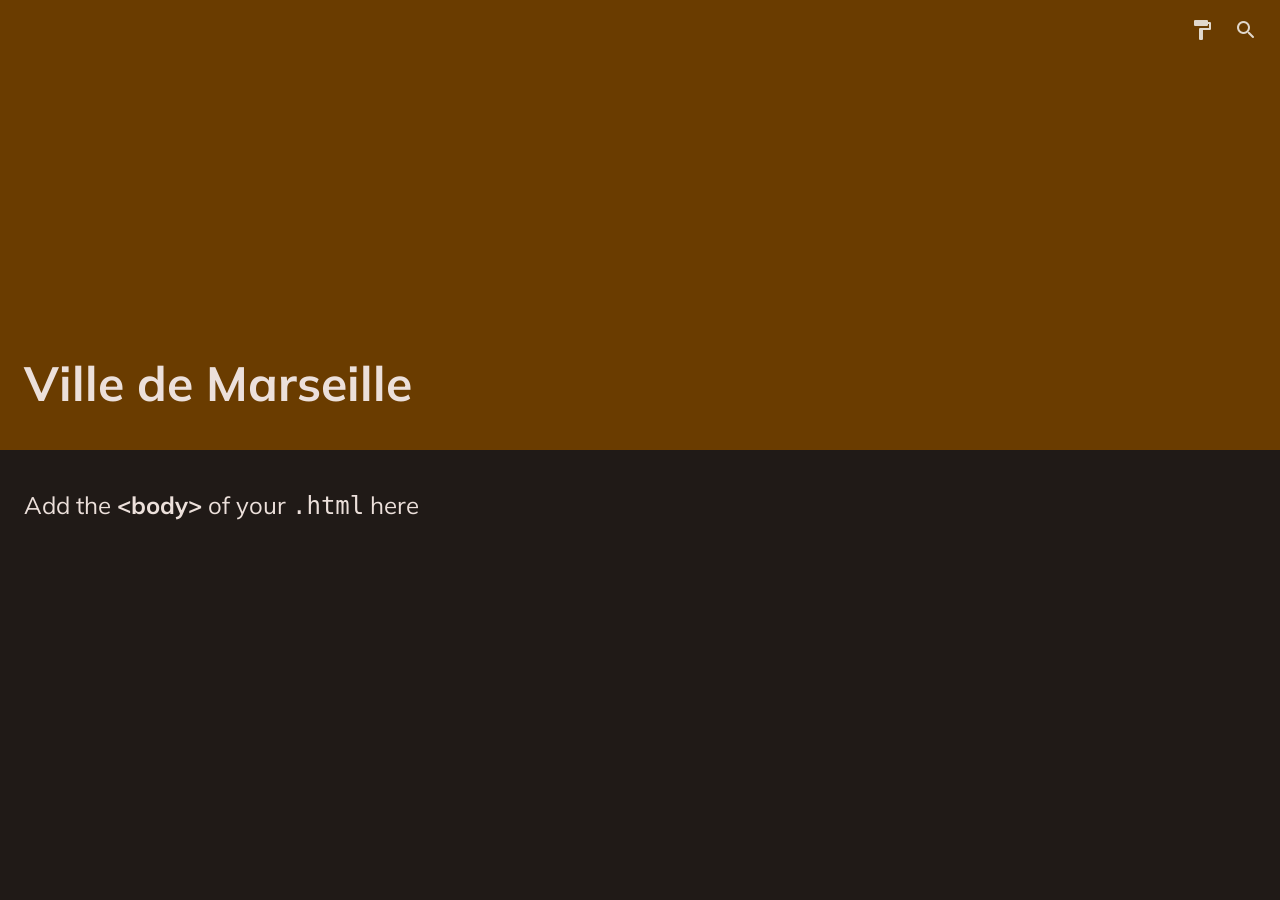
<file: marseille-contact.html>
<!--
  ~ @license
  ~ Ville Marseille
  ~ Copyright (C) 2022. Marseille_BB (Abraham, Rim, Chris, Alon & Catherine).
  ~ 
  ~ This program is free software: you can redistribute it and/or modify
  ~ it under the terms of the GNU General Public License as published by
  ~ the Free Software Foundation, either version 3 of the License, or
  ~ (at your option) any later version.
  ~ 
  ~ This program is distributed in the hope that it will be useful,
  ~ but WITHOUT ANY WARRANTY; without even the implied warranty of
  ~ MERCHANTABILITY or FITNESS FOR A PARTICULAR PURPOSE.  See the
  ~ GNU General Public License for more details.
  ~
-->

<!DOCTYPE html>
<html lang="fr">
  <!-- Head -->
  <head>
    
    <meta charset="utf-8">
    <meta name="generator" content="Ville Marseille">
    <meta http-equiv="x-ua-compatible" content="IE=edge,chrome=1">
    <meta name="viewport" content="width=device-width, minimum-scale=1.0, initial-scale=1.0, user-scalable=yes">
    <meta name="description" content="Ville Marseille">
    
    <!-- MOTTO -->
    <meta name="motto" content="We'll always do more ;)">

    <!-- Title -->
    <title>Ville Marseille</title>
   
    <!-- Fonts, Fonts, Fonts !!! -->
    <!-- NOTE: I really don't like doing it this way but I run outta time , soo....:( -->
    <link rel="preconnect" href="https://fonts.googleapis.com">
    <link rel="preconnect" href="https://fonts.gstatic.com" crossorigin>
    <!-- Mulish Font -->
    <link href="https://fonts.googleapis.com/css2?family=Mulish:wght@300;400;500;700&display=swap" rel="stylesheet">
    <!-- Roboto Font -->
    <link href='http://fonts.googleapis.com/css?family=Roboto:300,400,500,700' rel='stylesheet' type='text/css'>

    <!-- Material Icons - https://github.com/google/material-design-icons/tree/master/font -->
    <!-- https://material.io/resources/icons/?style=baseline -->
    <link href="https://fonts.googleapis.com/icon?family=Material+Icons" rel="stylesheet">


    <!-- Base -->
    <!-- <base href="/"> -->

    <link rel="icon" href="assets/images/favicon.ico">

    <!-- See https://goo.gl/OOhYW5 -->
    <link rel="manifest" href="manifest.json">

    <!-- See https://goo.gl/qRE0vM -->
    <meta name="theme-color" content="#A67C52">

    <!-- Add to homescreen for Chrome on Android. Fallback for manifest.json -->
    <meta name="mobile-web-app-capable" content="yes">
    <meta name="application-name" content="Ville Marseille">

    <!-- Add to homescreen for Safari on iOS -->
    <meta name="apple-mobile-web-app-capable" content="yes">
    <meta name="apple-mobile-web-app-status-bar-style" content="default">
    <meta name="apple-mobile-web-app-title" content="Favorite Apps">

    <!-- Homescreen icons -->
    <link rel="apple-touch-icon" href="assets/images/manifest/icon-48x48.png">
    <link rel="apple-touch-icon" sizes="72x72" href="assets/images/manifest/icon-72x72.png">
    <link rel="apple-touch-icon" sizes="96x96" href="assets/images/manifest/icon-96x96.png">
    <link rel="apple-touch-icon" sizes="144x144" href="assets/images/manifest/icon-144x144.png">
    <link rel="apple-touch-icon" sizes="192x192" href="assets/images/manifest/icon-192x192.png">

    <!-- Stylesheet -->
    <link rel="stylesheet" href="css/marseille.css">
    
    <!-- Script -->
    <!-- <script src="script/marseille.js"></script> -->

  </head>
  
  <!-- Body -->
  <body class="theme dark" fullbleed>
    
    <!-- Layout -->
    <div id="layout" class="vertical flex-layout">
    
      <!-- Header -->
      <div id="header" class="vertical flex-layout">

        <!-- ToolBar -->
        <div id="toolbar" class="vertical flex-layout centered">
          <!-- ToolBar Container -->
          <div class="container horizontal flex-layout center">
            <!-- Logo -->
            <svg id="logo" xml:space="preserve" viewBox="0 0 24 24" width="24" height="24">
              <path d="m1.8 20.5 9.3-17v17zM22.2 7.7l-9.3-4.2v17l9.3-4.2-4.7-4.3z"/>
              <path d="m12.9 20.5 9.3-4.2-9.3-8.6z" opacity=".1"/>
            </svg>

            <!-- <span flex></span> -->

            <!-- Icon Buttons -->
            <div class="icon-buttons horizontal flex-layout">
              <!-- Theme - Icon Button -->
              <button id="themeIconButton" class="icon-button horizontal flex-layout centered" naked>
                <span class="material-icons-round md-light md-24">format_paint</span>
              </button>

              <!-- Search - Icon Button -->
              <button id="searchIconButton" class="icon-button horizontal flex-layout centered" naked>
                <span class="material-icons-round md-light md-24">search</span>
              </button>

              </div>
            <!-- End of Icon Buttons -->

          </div>
          <!-- End of ToolBar Container -->
        </div>
        <!-- End of ToolBar -->
                

        <!-- Header Container -->
        <div class="container vertical flex-layout">

          <!-- Title -->
          <h1 title>Ville de Marseille</h1>

          <!-- preview-Wrapper -->
          <div class="preview-wrapper"></div>
          <!-- End of Preview-Wrapper -->

          <!-- Divider-Wrapper -->
          <!-- <span class="divider-wrapper"><span class="divider"></span></span> -->

        </div>
        <!-- End of Header Container -->

      </div>
      <!-- End of Header -->

    
      <!-- Content -->
      <main id="content" class="vertical flex-layout">
        
        <!-- First Section -->
        <section>

          <p>Add the <b>&lt;body&gt;</b> of your <code>.html</code> here</p>

        </section>
        <!-- End of First Section -->
        

      </main>
      <!-- End of Content -->


       
      <!-- Footer Tabs -->
      <nav id="footerTabs" class="horizontal flex-layout">
        
        <!-- Divider-Wrapper -->
        <span class="divider-wrapper"><span class="divider"></span></span>

        <!-- Home - Tab -->
        <a id="homeTab" class="tab" href="marseille-home.html" active>
          <button class="vertical flex-layout centered" naked>
            <span class="material-icons-round icon">home</span>
            <span class="label txt caption md-inactive">Home</span>
          </button>
        </a>

        <!-- News - Tab -->
        <a id="newsTab" class="tab" href="marseille-news.html">
          <button class="vertical flex-layout centered" naked>
            <span class="material-icons icon">feed</span>
            <span class="label txt caption md-inactive">News</span>
          </button>
        </a>
         
        <!-- Park Tab -->
        <a id="parkTab" class="tab" href="marseille-history.html">
          <button class="vertical flex-layout centered" naked>
            <span class="material-icons icon">park</span>
            <span class="label txt caption md-inactive">Parks</span>
          </button>
        </a>

        <!-- Beach Tab -->
        <a id="beachTab" class="tab" href="marseille-contact.html">
          <button class="vertical flex-layout centered" naked>
            <span class="material-icons icon">beach_access</span>
            <span class="label txt caption md-inactive">Beach</span>
          </button>
        </a>

        <!-- Contact Tab -->
        <a id="moreTab" class="tab" href="#more">
          <button class="vertical flex-layout centered" naked>
            <span class="material-icons icon">more_horiz</span>
            <span class="label txt caption md-inactive">More</span>
          </button>
        </a>

      </nav>
      <!-- End of Footer Tabs -->
       
    </div>
    <!-- End of Layout --> 

  </body>

</html>
</file>
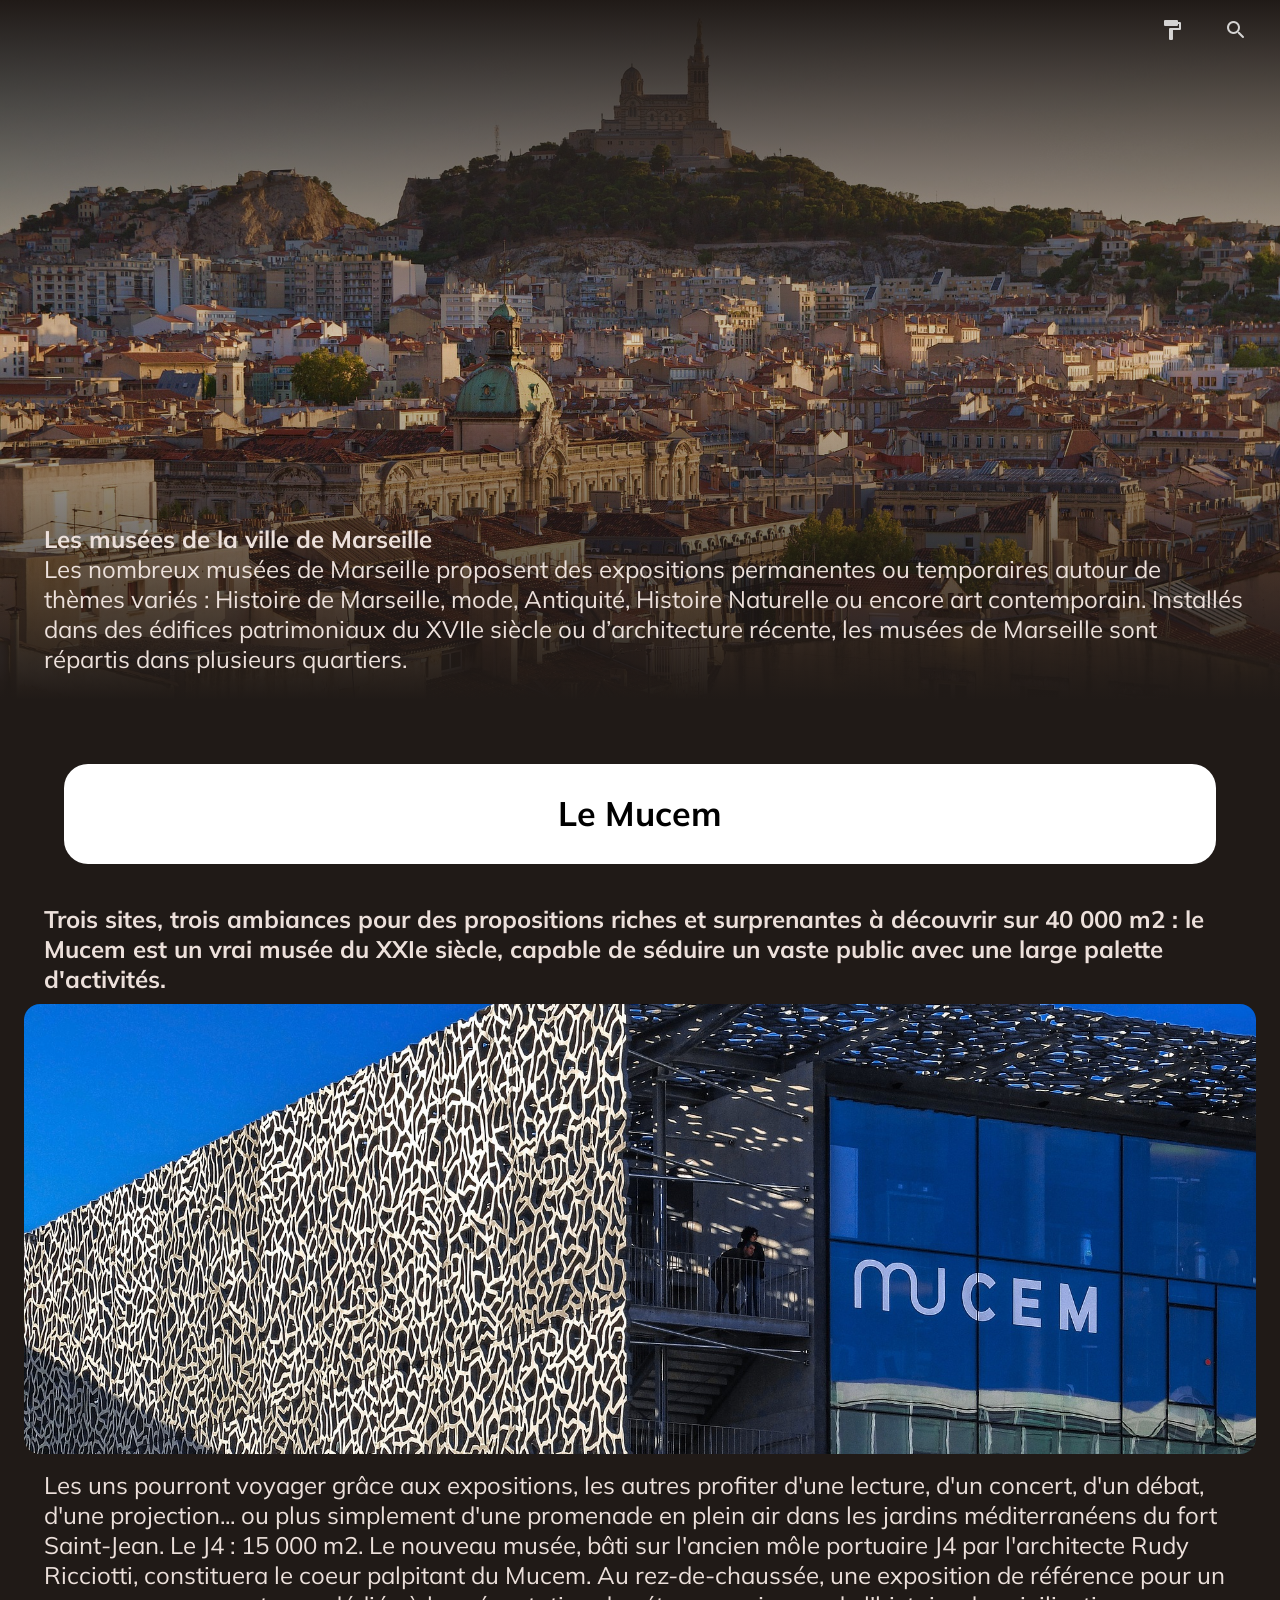
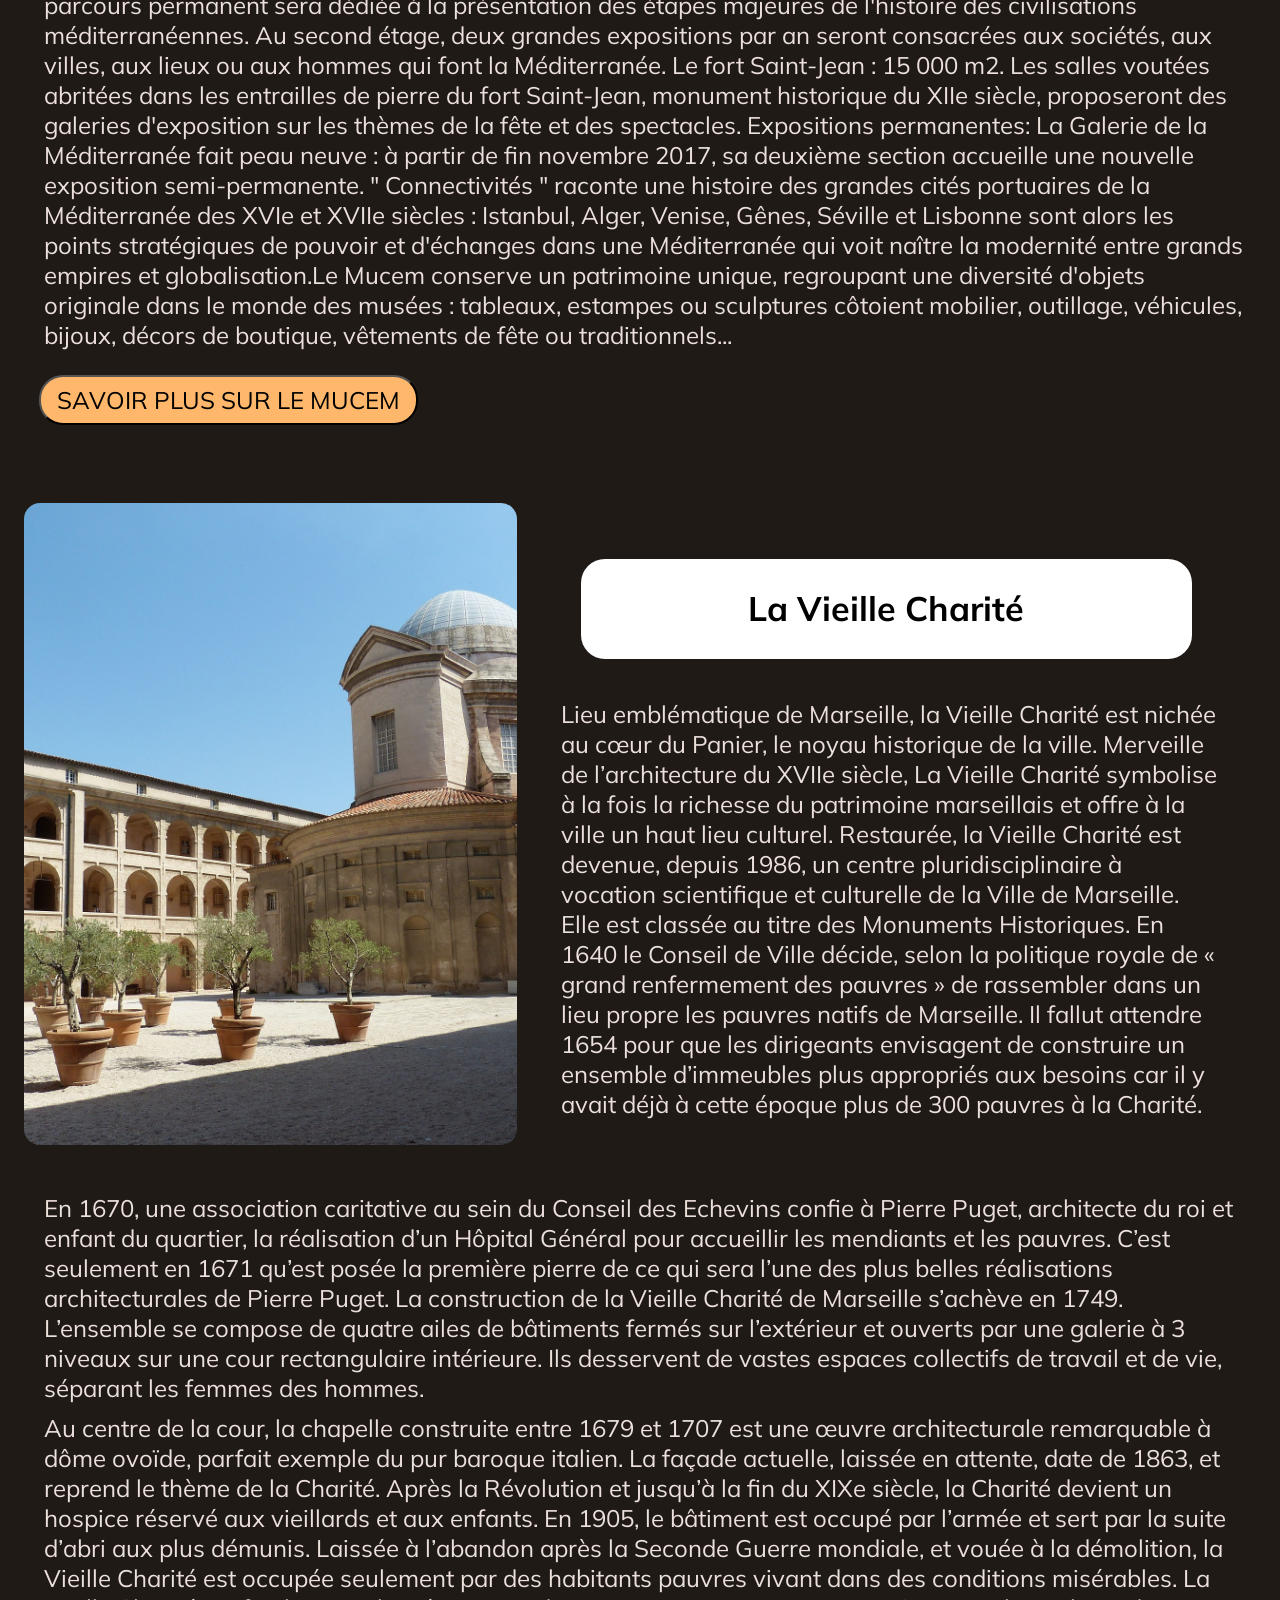
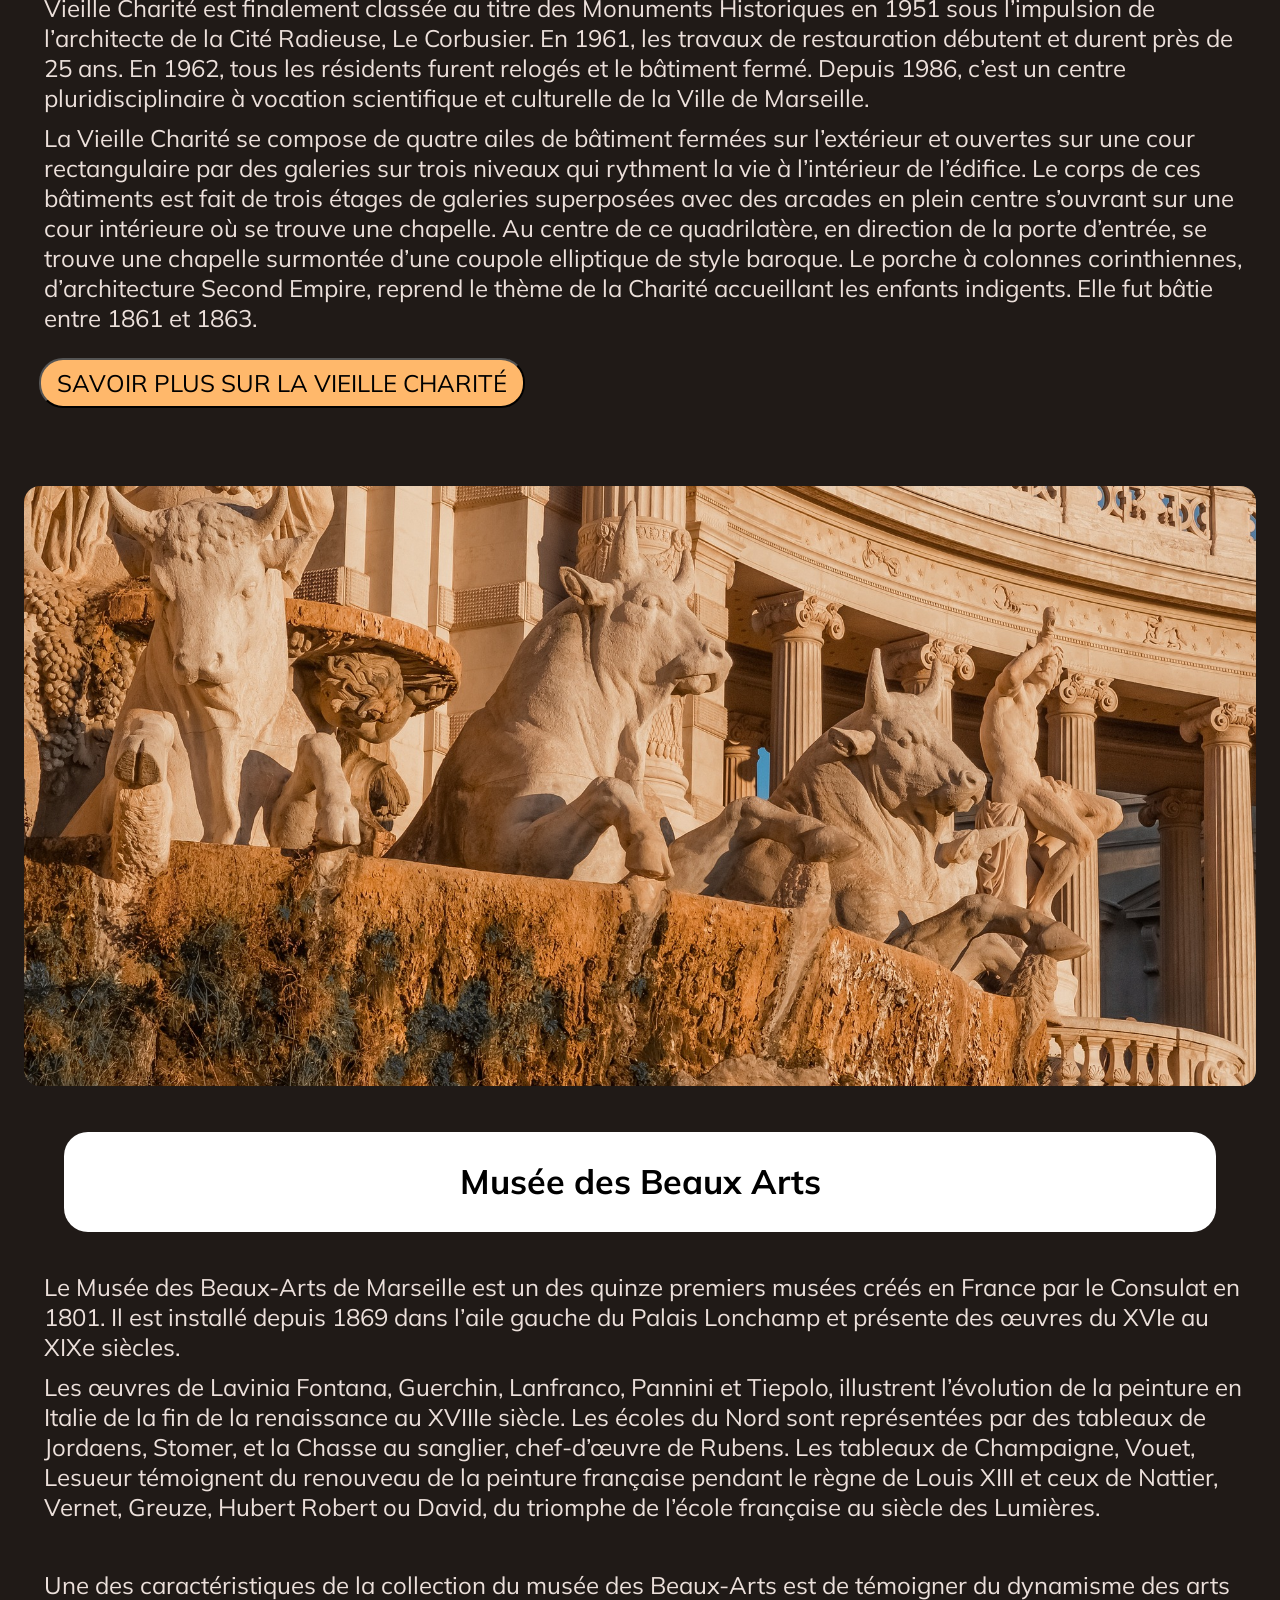
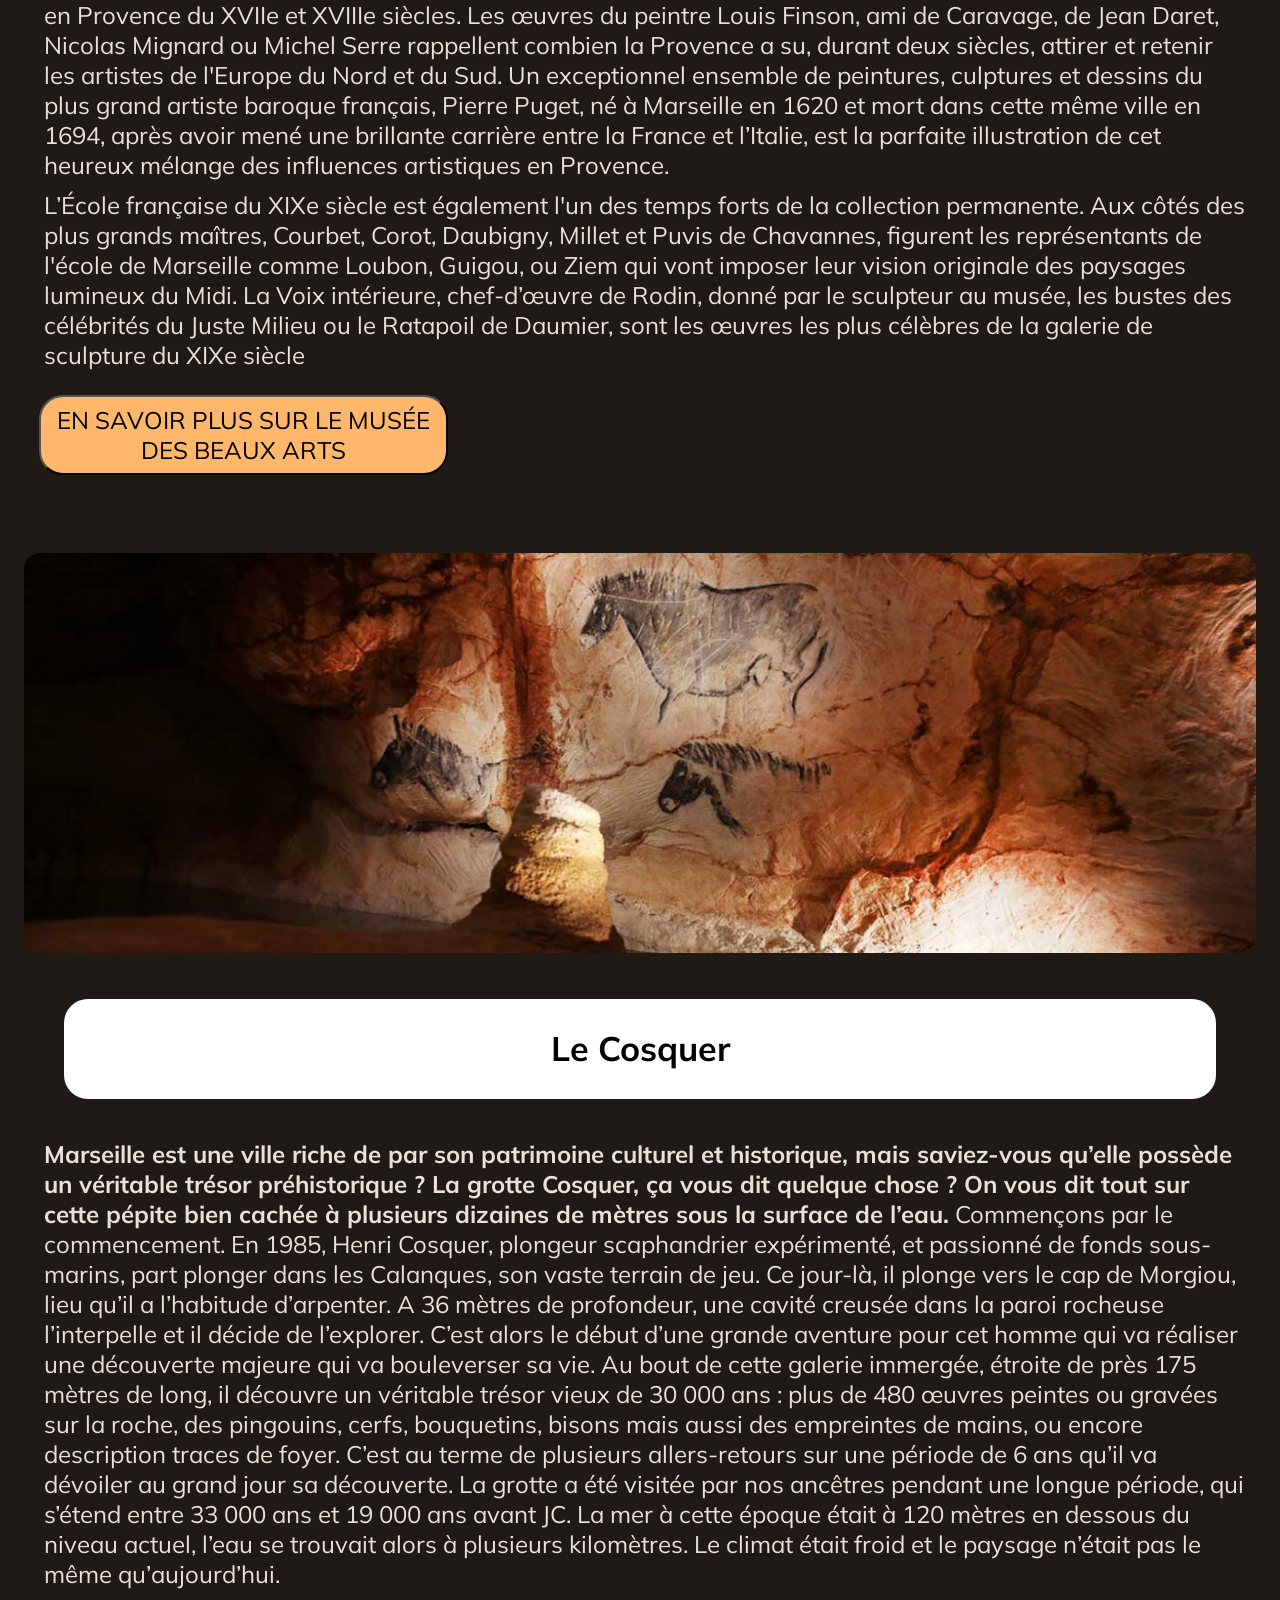
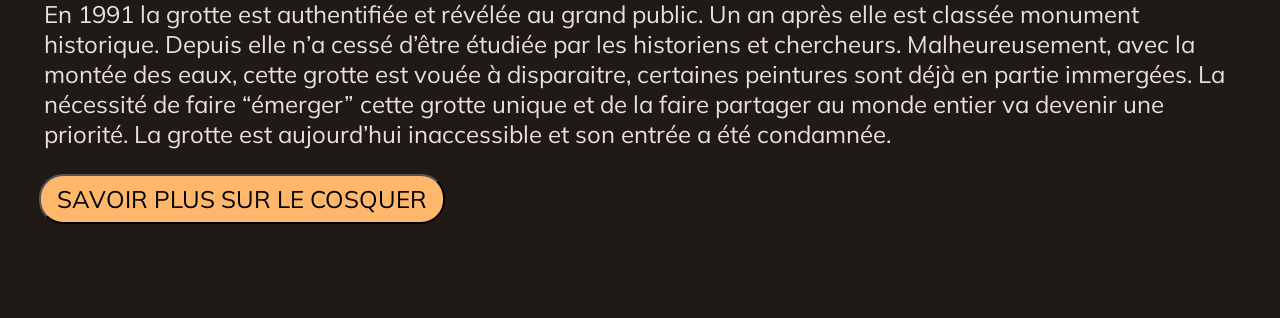
<file: marseille-museums.html>
<!--
  ~ @license
  ~ Ville Marseille
  ~ Copyright (C) 2022. Marseille_BB (Abraham, Rim, Chris, Alon & Catherine).
  ~ 
  ~ This program is free software: you can redistribute it and/or modify
  ~ it under the terms of the GNU General Public License as published by
  ~ the Free Software Foundation, either version 3 of the License, or
  ~ (at your option) any later version.
  ~ 
  ~ This program is distributed in the hope that it will be useful,
  ~ but WITHOUT ANY WARRANTY; without even the implied warranty of
  ~ MERCHANTABILITY or FITNESS FOR A PARTICULAR PURPOSE.  See the
  ~ GNU General Public License for more details.
  ~
-->

<!DOCTYPE html>
<html lang="fr">
  <!-- Head -->
  <head>
    
    <meta charset="utf-8">
    <meta name="generator" content="Ville Marseille">
    <meta http-equiv="x-ua-compatible" content="IE=edge,chrome=1">
    <meta name="viewport" content="width=device-width, minimum-scale=1.0, initial-scale=1.0, user-scalable=yes">
    <meta name="description" content="Ville Marseille">
    
    <!-- MOTTO -->
    <meta name="motto" content="We'll always do more ;)">

    <!-- Title -->
    <title>Les musées de la ville de Marseille</title>
   
    <!-- Fonts, Fonts, Fonts !!! -->
    <!-- NOTE: I really don't like doing it this way but I run outta time , soo....:( -->
    <link rel="preconnect" href="https://fonts.googleapis.com">
    <link rel="preconnect" href="https://fonts.gstatic.com" crossorigin>
    <!-- Mulish Font -->
    <link href="https://fonts.googleapis.com/css2?family=Mulish:wght@300;400;500;700&display=swap" rel="stylesheet">
    <!-- Roboto Font -->
    <link href='http://fonts.googleapis.com/css?family=Roboto:300,400,500,700' rel='stylesheet' type='text/css'>

    <!-- Material Icons - https://github.com/google/material-design-icons/tree/master/font -->
    <!-- https://material.io/resources/icons/?style=baseline -->
    <link href="https://fonts.googleapis.com/icon?family=Material+Icons" rel="stylesheet">


    <!-- Base -->
    <!-- <base href="/"> -->

    <link rel="icon" href="assets/images/favicon.ico">

    <!-- See https://goo.gl/OOhYW5 -->
    <link rel="manifest" href="manifest.json">

    <!-- See https://goo.gl/qRE0vM -->
    <meta name="theme-color" content="#A67C52">

    <!-- Add to homescreen for Chrome on Android. Fallback for manifest.json -->
    <meta name="mobile-web-app-capable" content="yes">
    <meta name="application-name" content="Ville Marseille">

    <!-- Add to homescreen for Safari on iOS -->
    <meta name="apple-mobile-web-app-capable" content="yes">
    <meta name="apple-mobile-web-app-status-bar-style" content="default">
    <meta name="apple-mobile-web-app-title" content="Favorite Apps">

    <!-- Homescreen icons -->
    <link rel="apple-touch-icon" href="assets/images/manifest/icon-48x48.png">
    <link rel="apple-touch-icon" sizes="72x72" href="assets/images/manifest/icon-72x72.png">
    <link rel="apple-touch-icon" sizes="96x96" href="assets/images/manifest/icon-96x96.png">
    <link rel="apple-touch-icon" sizes="144x144" href="assets/images/manifest/icon-144x144.png">
    <link rel="apple-touch-icon" sizes="192x192" href="assets/images/manifest/icon-192x192.png">

    <!-- Stylesheet -->
    <link rel="stylesheet" href="css/marseille.css">

    <!-- NOTE: Uncomment & update/edit the stylesheet link below -->
    <link rel="stylesheet" href="css/marseille-museums.css">
    
    <!-- Script -->
    <script src="script/marseille.js"></script>

  </head>
  
  <!-- Body -->
  <body class="theme dark" fullbleed>
    
    <!-- Layout -->
    <div id="layout" class="vertical flex-layout">
    
      <!-- Header -->
      <!-- NOTE: try the `smooth` attribute to fall in love #LOL -->
      <div id="header" class="vertical flex-layout" smooth>

        <!-- Wallpaper Image -->
        <img class="wallpaper" src="assets/images/museums/notre-dame.jpg" fit>
        <!-- <img class="wallpaper" src="assets/images/marseille-wallpaper.jpg" fit> -->

        <!-- Wallpaper Video -->
        <!-- <video class="wallpaper" autoplay>
          <source src="assets/videos/marseille-video.mp4">
        </video> -->
          
        <!-- Overlay -->
        <div class="overlay" fit></div>

        <!-- ToolBar -->
        <div id="toolbar" class="vertical flex-layout centered">
          <!-- ToolBar Container -->
          <div class="container horizontal flex-layout center">
            <!-- Logo -->
            <svg id="logo" xml:space="preserve" viewBox="0 0 24 24" width="24" height="24">
              <path d="m1.8 20.5 9.3-17v17zM22.2 7.7l-9.3-4.2v17l9.3-4.2-4.7-4.3z"/>
              <path d="m12.9 20.5 9.3-4.2-9.3-8.6z" opacity=".1"/>
            </svg>

            <!-- <span flex></span> -->

            <!-- Icon Buttons -->
            <div class="icon-buttons horizontal flex-layout">
              <!-- Theme - Icon Button -->
              <button id="themeIconButton" class="icon-button horizontal flex-layout centered" naked>
                <span class="material-icons-round md-light md-24">format_paint</span>
              </button>

              <!-- Search - Icon Button -->
              <button id="searchIconButton" class="icon-button horizontal flex-layout centered" naked>
                <span class="material-icons-round md-light md-24">search</span>
              </button>

              </div>
            <!-- End of Icon Buttons -->

          </div>
          <!-- End of ToolBar Container -->
        </div>
        <!-- End of ToolBar -->
                

        <!-- Header Container -->
        <div class="container vertical flex-layout">
          
          <!-- Title -->
          <h1 class="title"></h1>
          <!-- Description -->
          <p class="description">
          <p><b>Les musées de la ville de Marseille</b><br>
            Les nombreux musées de Marseille proposent
            des expositions permanentes ou temporaires 
            autour de thèmes variés : Histoire de Marseille, 
            mode, Antiquité, Histoire Naturelle ou encore art 
            contemporain. Installés dans des édifices patrimoniaux
            du XVIIe siècle ou d’architecture récente, les musées 
            de Marseille sont répartis dans plusieurs quartiers.</p>
          

          <!-- Divider-Wrapper -->
          <!-- <span class="divider-wrapper"><span class="divider"></span></span> -->

        </div>
        <!-- End of Header Container -->

      </div>
      <!-- End of Header -->

    
      <!-- Content -->
      <main id="content" class="vertical flex-layout">


        <!-- First section -->
        <section>
             
            <!--INTRODUCTION-->
            <article>
              
               
            </article>
            <!---END OF INTRODUCTION-->

             <!--THE FIRST ARTICLE AND IMAGE-->

              <article id="mucem">
             
               <div>
                    <h2>Le Mucem</h2>
                    <p><b>Trois sites, trois ambiances pour des propositions riches et surprenantes
                        à découvrir sur 40 000 m2 : le Mucem est un vrai musée du XXIe siècle, 
                        capable de séduire un vaste public avec une large palette d'activités.</b></p>


                 <img src="assets/images/museums/mucem.jpg" class="larger" alt="mucem">

                    
                    <p>Les uns pourront voyager grâce aux expositions, les autres profiter d'une lecture, 
                        d'un concert, d'un débat, d'une projection... ou plus simplement d'une promenade 
                        en plein air dans les jardins méditerranéens du fort Saint-Jean. 
                        Le J4 : 15 000 m2.
                         Le nouveau musée, bâti sur l'ancien môle portuaire J4 par l'architecte Rudy Ricciotti, 
                        constituera le coeur palpitant du Mucem. Au rez-de-chaussée, une exposition de référence
                        pour un parcours permanent sera dédiée à la présentation des étapes majeures de l'histoire
                        des civilisations méditerranéennes. Au second étage, deux grandes expositions par an seront
                         consacrées aux sociétés, aux villes, aux lieux ou aux hommes qui font la Méditerranée.
                        Le fort Saint-Jean : 15 000 m2.
                        Les salles voutées abritées dans les entrailles de pierre du fort Saint-Jean, monument historique 
                        du XIIe siècle, proposeront des galeries d'exposition sur les thèmes de la fête et des spectacles.
                        Expositions permanentes:

                        La Galerie de la Méditerranée fait peau neuve : à partir de fin novembre 2017, sa deuxième section 
                        accueille une nouvelle exposition semi-permanente. " Connectivités " raconte une histoire des grandes 
                        cités portuaires de la Méditerranée des XVIe et XVIIe siècles : Istanbul, Alger, Venise, Gênes, Séville 
                        et Lisbonne sont alors les points stratégiques de pouvoir et d'échanges dans une Méditerranée qui voit
                       naître la modernité entre grands empires et globalisation.Le Mucem conserve un patrimoine unique, 
                       regroupant une diversité d'objets originale dans le monde des musées : tableaux, estampes ou sculptures
                       côtoient mobilier, outillage, véhicules, bijoux, décors de boutique, vêtements de fête ou traditionnels... 
                
                     </p>
               

                     <!--BUTTON-->
                      <button>
                        <a href="https://www.mucem.org/"> SAVOIR PLUS SUR LE MUCEM </a>
                      </button>

                     <!--END OF THE BUTTON-->   
                </div>  
            </article>
             
            <!---END OF THE FIRST ARTICLE-->



             <!---THE SECOND ARTICLE AND IMAGE-->
            
            <article class="flex-layout" id="charité">
                <img src="assets/images/museums/charité.jpg" alt="charité">
                <div>
                    <h2>La Vieille Charité</h2>

                    <p> Lieu emblématique de Marseille, la Vieille Charité est nichée au cœur du Panier,
                        le noyau historique de la ville. Merveille de l’architecture du XVIIe siècle,
                         La Vieille Charité symbolise à la fois la richesse du patrimoine marseillais 
                         et offre à la ville un haut lieu culturel. Restaurée, la Vieille Charité est 
                         devenue, depuis 1986, un centre pluridisciplinaire à vocation scientifique et 
                         culturelle de la Ville de Marseille. Elle est classée au titre des Monuments 
                         Historiques. En 1640 le Conseil de Ville décide, selon la politique royale de 
                         « grand renfermement des pauvres » 
                        de rassembler dans un lieu propre les pauvres natifs de Marseille.  
                        Il fallut attendre 1654 pour que les dirigeants envisagent de construire 
                        un ensemble d’immeubles plus appropriés aux besoins car il y avait déjà à 
                        cette époque plus de 300 pauvres à la Charité. </p>
                </div>
            </article>

            <article>

                    <p> En 1670, une association caritative au sein du Conseil des Echevins confie 
                        à Pierre Puget, architecte du roi et enfant du quartier, la réalisation d’un
                         Hôpital Général pour accueillir les mendiants et les pauvres.  
                        C’est seulement en 1671 qu’est posée la première pierre de ce qui sera 
                        l’une des plus belles réalisations architecturales de Pierre Puget. 
                        La construction de la Vieille Charité de Marseille s’achève en 1749.  
                        L’ensemble se compose de quatre ailes de bâtiments fermés sur l’extérieur 
                        et ouverts par une galerie à 3 niveaux sur une cour rectangulaire intérieure.
                         Ils desservent de vastes espaces collectifs de travail et de vie, séparant les 
                         femmes des hommes.</p>
                    

                    <p> Au centre de la cour, la chapelle construite entre 1679 et 1707 est une œuvre 
                        architecturale remarquable à dôme ovoïde, parfait exemple du pur baroque italien.
                         La façade actuelle, laissée en attente, date de 1863, et reprend le thème de la Charité. 
                        Après la Révolution et jusqu’à la fin du XIXe siècle, la Charité devient un hospice
                         réservé aux vieillards et aux enfants.  
                        En 1905, le bâtiment est occupé par l’armée et sert par la suite d’abri aux plus démunis.  
                        Laissée à l’abandon après la Seconde Guerre mondiale, et vouée à la démolition, la Vieille
                         Charité est occupée seulement par des habitants pauvres vivant dans des conditions misérables. 
                        La Vieille Charité est finalement classée au titre des Monuments Historiques en 1951 sous
                         l’impulsion de l’architecte de la Cité Radieuse, Le Corbusier. 
                        En 1961, les travaux de restauration débutent et durent près de 25 ans.  
                        En 1962, tous les résidents furent relogés et le bâtiment fermé. 
                        Depuis 1986, c’est un centre pluridisciplinaire à vocation scientifique et culturelle 
                        de la Ville de Marseille. </p>
                        
                    <p>La Vieille Charité se compose de quatre ailes de bâtiment fermées sur l’extérieur et 
                        ouvertes sur une cour rectangulaire par des galeries sur trois niveaux qui rythment
                        la vie à l’intérieur de l’édifice. 
    
                        Le corps de ces bâtiments est fait de trois étages de galeries superposées avec des 
                        arcades en plein centre s’ouvrant sur une cour intérieure où se trouve une chapelle.  
                            
                        Au centre de ce quadrilatère, en direction de la porte d’entrée, se trouve une chapelle 
                        surmontée d’une coupole elliptique de style baroque. Le porche à colonnes corinthiennes, 
                        d’architecture Second Empire, reprend le thème de la Charité accueillant les enfants indigents.
                        Elle fut bâtie entre 1861 et 1863.  </p>

                      <!--BUTTON-->
                      <button> 
                        <a href="https://vieille-charite-marseille.com/">SAVOIR PLUS SUR LA VIEILLE CHARITÉ</a>
                      </button>
                      <!--END OF THE BUTTON-->                 
            </article>

                <!---END OF THE SECOND ARTICLE-->

                <!---THE THIRD ARTICLE AND IMAGE-->

        <article id="longchamp">
            <img src="assets/images/museums/longchamp.jpg" alt="longchamp">

            <div>
                <h2>Musée des Beaux Arts</h2>
                <p>Le Musée des Beaux-Arts de Marseille est un des quinze premiers musées créés en 
                France par le Consulat en 1801. Il est installé depuis 1869 dans l’aile gauche 
                du Palais Lonchamp et présente des œuvres du XVIe au XIXe siècles.</p>

                <p>Les œuvres de Lavinia Fontana, Guerchin, Lanfranco, Pannini et Tiepolo, illustrent 
                    l’évolution de la peinture en Italie de la fin de la renaissance au  XVIIIe siècle. 
                    Les écoles du Nord sont représentées par des tableaux de Jordaens, Stomer, et la Chasse
                    au sanglier, chef-d’œuvre de Rubens. Les tableaux de Champaigne, Vouet, Lesueur témoignent 
                    du renouveau de la peinture française pendant le règne de Louis XIII et ceux de Nattier, 
                    Vernet, Greuze, Hubert Robert ou David, du triomphe de l’école française au siècle des Lumières.</p>
            </div>
        </article>

       
        <article id="longchamp">
            <p>Une des caractéristiques de la collection du musée des Beaux-Arts est de témoigner du dynamisme 
                des arts en Provence du XVIIe et XVIIIe siècles. Les œuvres du peintre Louis Finson, ami de Caravage,
                de Jean Daret, Nicolas Mignard ou Michel Serre rappellent combien la Provence a su, durant deux siècles,
                attirer et retenir les artistes de l'Europe du Nord et du Sud. Un exceptionnel ensemble de peintures,
                culptures et dessins du plus grand artiste baroque français, Pierre Puget, né à Marseille en 1620 et 
                mort dans cette même ville en 1694, après avoir mené une brillante carrière entre la France et l’Italie, 
                est la parfaite illustration de cet heureux mélange des influences artistiques en Provence.</p>
            <p>L’École française du XIXe siècle est également l'un des temps forts de la collection permanente. 
                Aux côtés des plus grands maîtres, Courbet, Corot, Daubigny, Millet et Puvis de Chavannes, figurent
                les représentants de l'école de Marseille comme Loubon, Guigou, ou Ziem qui vont imposer leur vision 
                originale des paysages lumineux du Midi.
                La Voix intérieure, chef-d’œuvre de Rodin, donné par le sculpteur au musée, les bustes des célébrités 
                du Juste Milieu ou le Ratapoil de Daumier, sont les œuvres les plus célèbres de la galerie de sculpture
                du XIXe siècle</p>
        

              <!--BUTTON-->
            <button>
                <a href="https://fr.wikipedia.org/wiki/Mus%C3%A9e_des_Beaux-Arts_de_Marseille"> EN SAVOIR PLUS SUR LE MUSÉE <br>
                 DES BEAUX ARTS </a>
            </button>
              <!--END OF THE BUTTON-->  
        

        </article>

    <!---THE FOURTH ARTICLE AND IMAGE-->
        <article id="cosquer">
            <img src="assets/images/museums/cosquer.jpg" alt="cosquer">
            <h2>Le Cosquer</h2>
            <p><b>Marseille est une ville riche de par son patrimoine culturel et historique, 
            mais saviez-vous qu’elle possède un véritable trésor préhistorique ? La grotte 
            Cosquer, ça vous dit quelque chose ? On vous dit tout sur cette pépite bien cachée
             à plusieurs dizaines de mètres sous la surface de l’eau.</b>
            Commençons par le commencement. En 1985, Henri Cosquer, plongeur scaphandrier expérimenté, 
            et passionné de fonds sous-marins, part plonger dans les Calanques, son vaste terrain de jeu.
            Ce jour-là, il plonge vers le cap de Morgiou, lieu qu’il a l’habitude d’arpenter. A 36 mètres de 
            profondeur, une cavité creusée dans la paroi rocheuse l’interpelle et il décide de l’explorer.
            C’est alors le début d’une grande aventure pour cet homme qui va réaliser une découverte majeure
            qui va bouleverser sa vie. Au bout de cette galerie immergée, étroite de près 175 mètres de long, 
            il découvre un véritable trésor vieux de 30 000 ans : plus de 480 œuvres peintes ou gravées sur la 
            roche, des pingouins, cerfs, bouquetins, bisons mais aussi des empreintes de mains, ou encore description
            traces de foyer.
            C’est au terme de plusieurs allers-retours sur une période de 6 ans qu’il va dévoiler au grand jour 
            sa découverte. La grotte a été visitée par nos ancêtres pendant une longue période, qui s’étend entre
            33 000 ans et 19 000 ans avant JC. La mer à cette époque était à 120 mètres en dessous du niveau actuel, 
            l’eau se trouvait alors à plusieurs kilomètres. Le climat était froid et le paysage n’était pas le même 
            qu’aujourd’hui.</p>
            <p>En 1991 la grotte est authentifiée et révélée au grand public. Un an après elle est classée monument 
            historique. Depuis elle n’a cessé d’être étudiée par les historiens et chercheurs. Malheureusement,
            avec la montée des eaux, cette grotte est vouée à disparaitre, certaines peintures sont déjà en partie
            immergées. La nécessité de faire “émerger” cette grotte unique et de la faire partager au monde entier va 
            devenir une priorité. La grotte est aujourd’hui inaccessible et son entrée a été condamnée.</p>

             <!--BUTTON-->
             <button>
                <a href="https://www.grotte-cosquer.com/">SAVOIR PLUS SUR LE COSQUER</a>
             </button>
             <!--END OF THE BUTTON-->

        </article>


        </section>
        <!-- End of First Section -->


      </main>
      <!-- End of Content -->

       
      <!-- Footer Tabs -->
      <nav id="footerTabs" class="horizontal flex-layout">
        
        <!-- Divider-Wrapper -->
        <span class="divider-wrapper"><span class="divider"></span></span>

        <!-- Home - Tab -->
        <a class="tab" href="marseille-home.html" active>
          <button id="homeTabButton" class="vertical flex-layout centered" naked>
            <span class="material-icons-round icon">home</span>
            <span class="label txt caption md-inactive">Home</span>
          </button>
        </a>

        <!-- News - Tab -->
        <a class="tab" href="marseille-news.html">
          <button id="newsTabButton" class="vertical flex-layout centered" naked>
            <span class="material-icons icon">feed</span>
            <span class="label txt caption md-inactive">News</span>
          </button>
        </a>
         
        <!-- Park Tab -->
        <a class="tab" href="marseille-history.html">
          <button id="parksTabButton" class="vertical flex-layout centered" naked>
            <span class="material-icons icon">park</span>
            <span class="label txt caption md-inactive">Parks</span>
          </button>
        </a>

        <!-- Beach Tab -->
        <a class="tab" href="marseille-contact.html">
          <button id="beachTabButton" class="vertical flex-layout centered" naked>
            <span class="material-icons icon">beach_access</span>
            <span class="label txt caption md-inactive">Beach</span>
          </button>
        </a>

        <!-- Contact Tab -->
        <a class="tab" href="#more">
          <button id="moreTabButton" class="vertical flex-layout centered" naked>
            <span class="material-icons icon">more_horiz</span>
            <span class="label txt caption md-inactive">More</span>
          </button>
        </a>

      </nav>
      <!-- End of Footer Tabs -->
       
    </div>
    <!-- End of Layout --> 


    <!-- Backdrop -->
    <div id="backdrop" class="fade-in" fit hidden></div>

    <!--  -->

  </body>

</html>
</file>
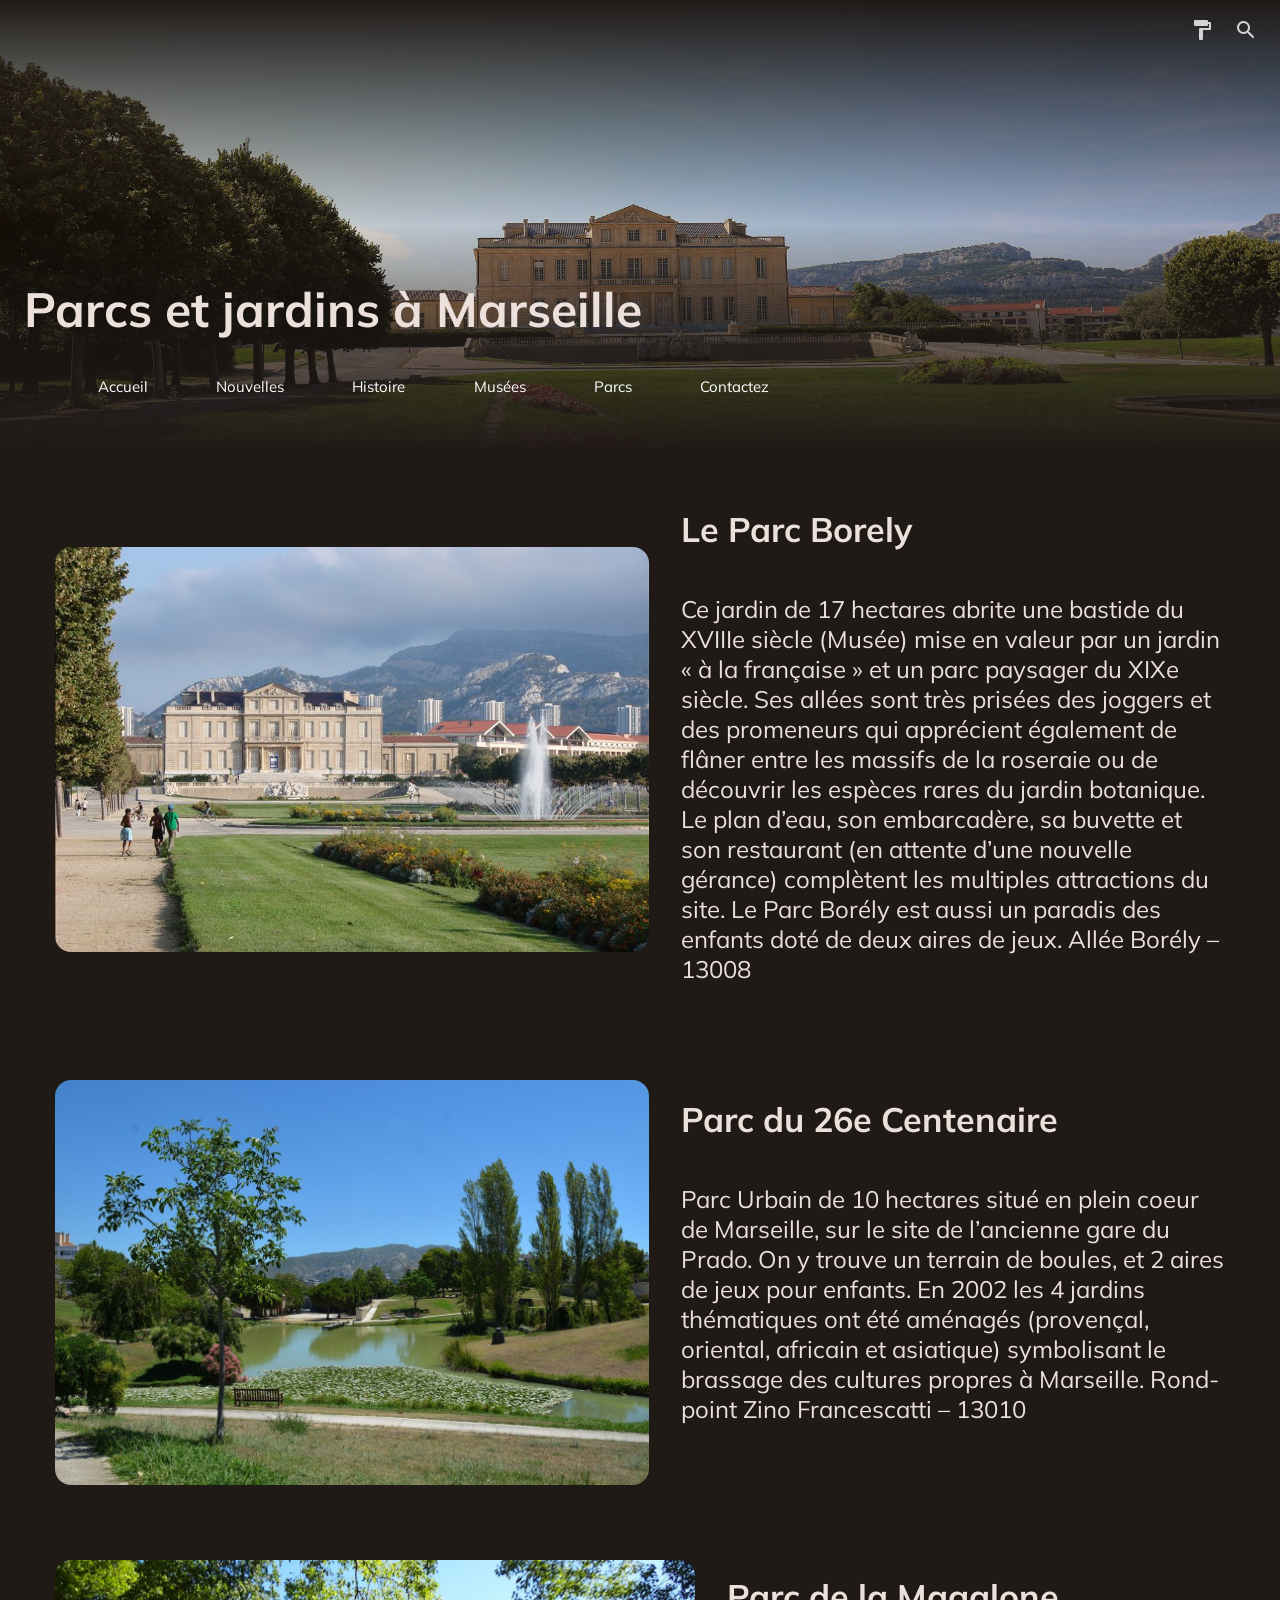
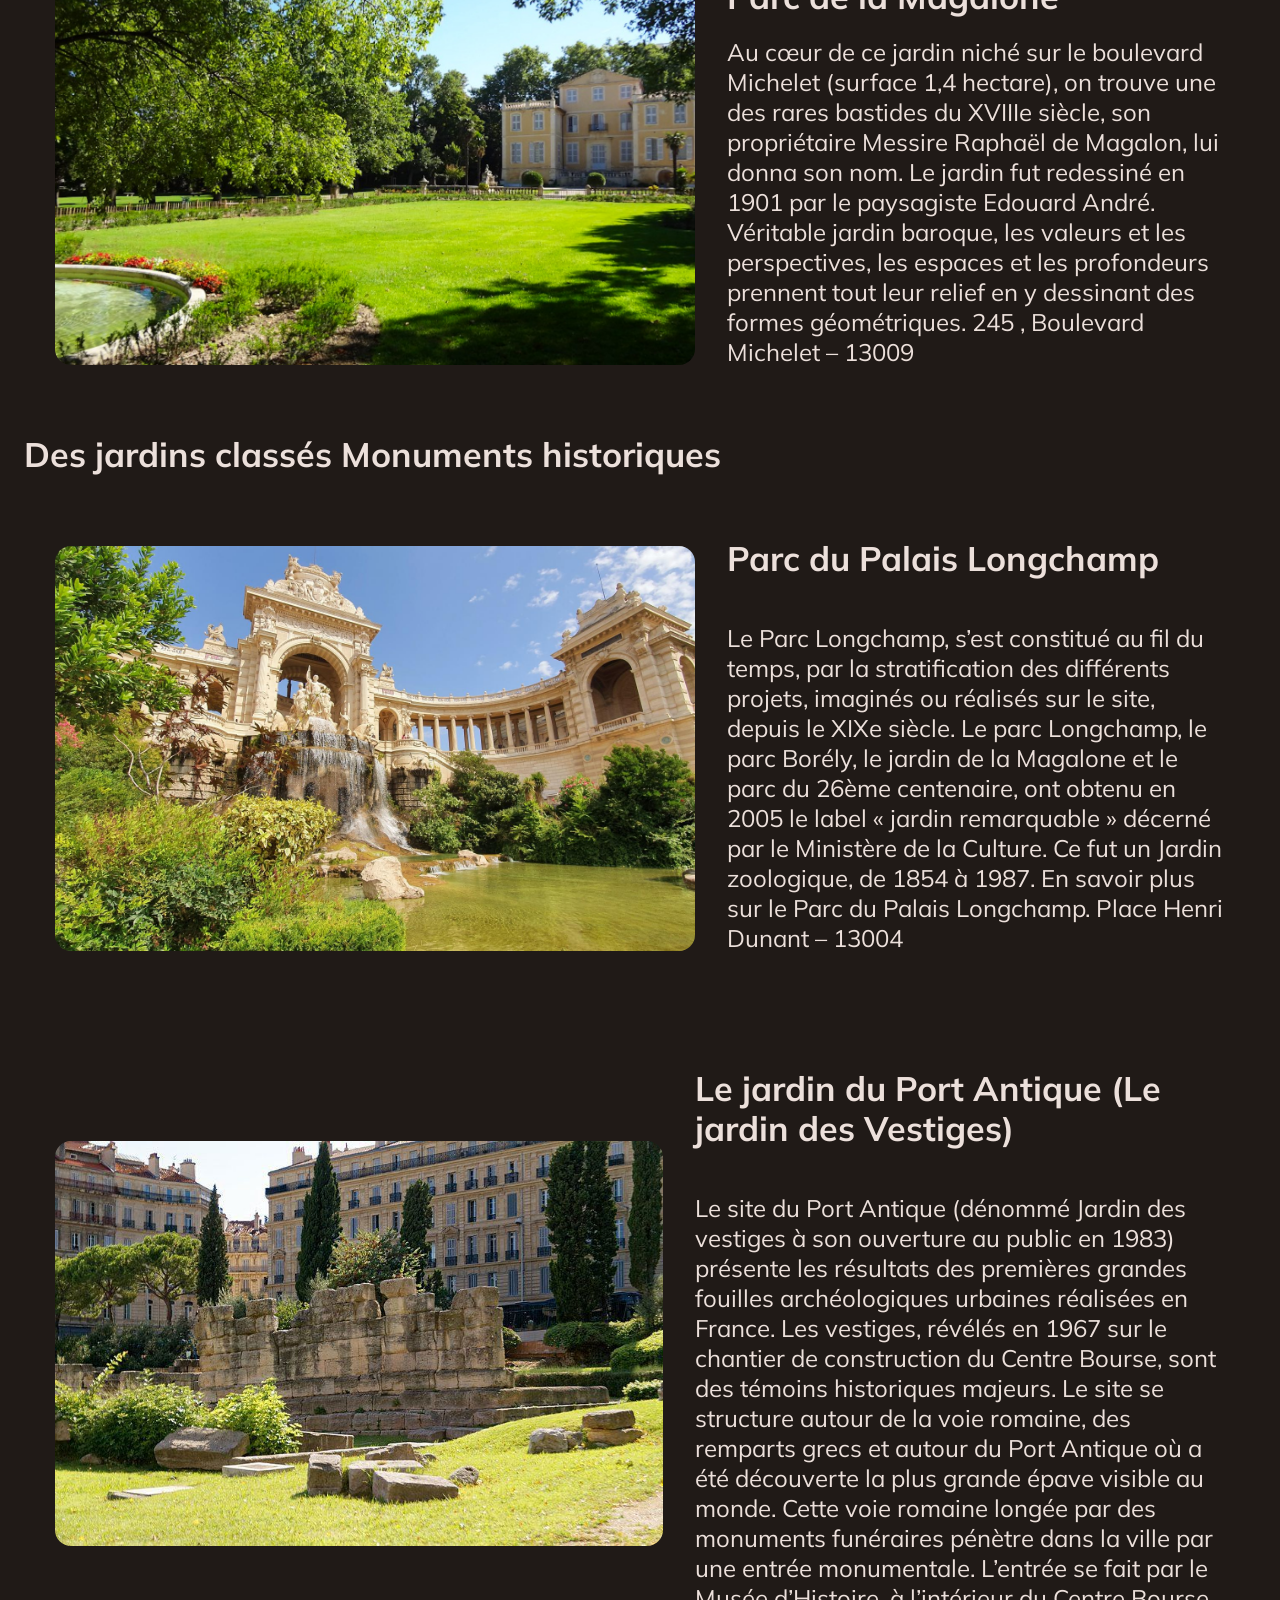
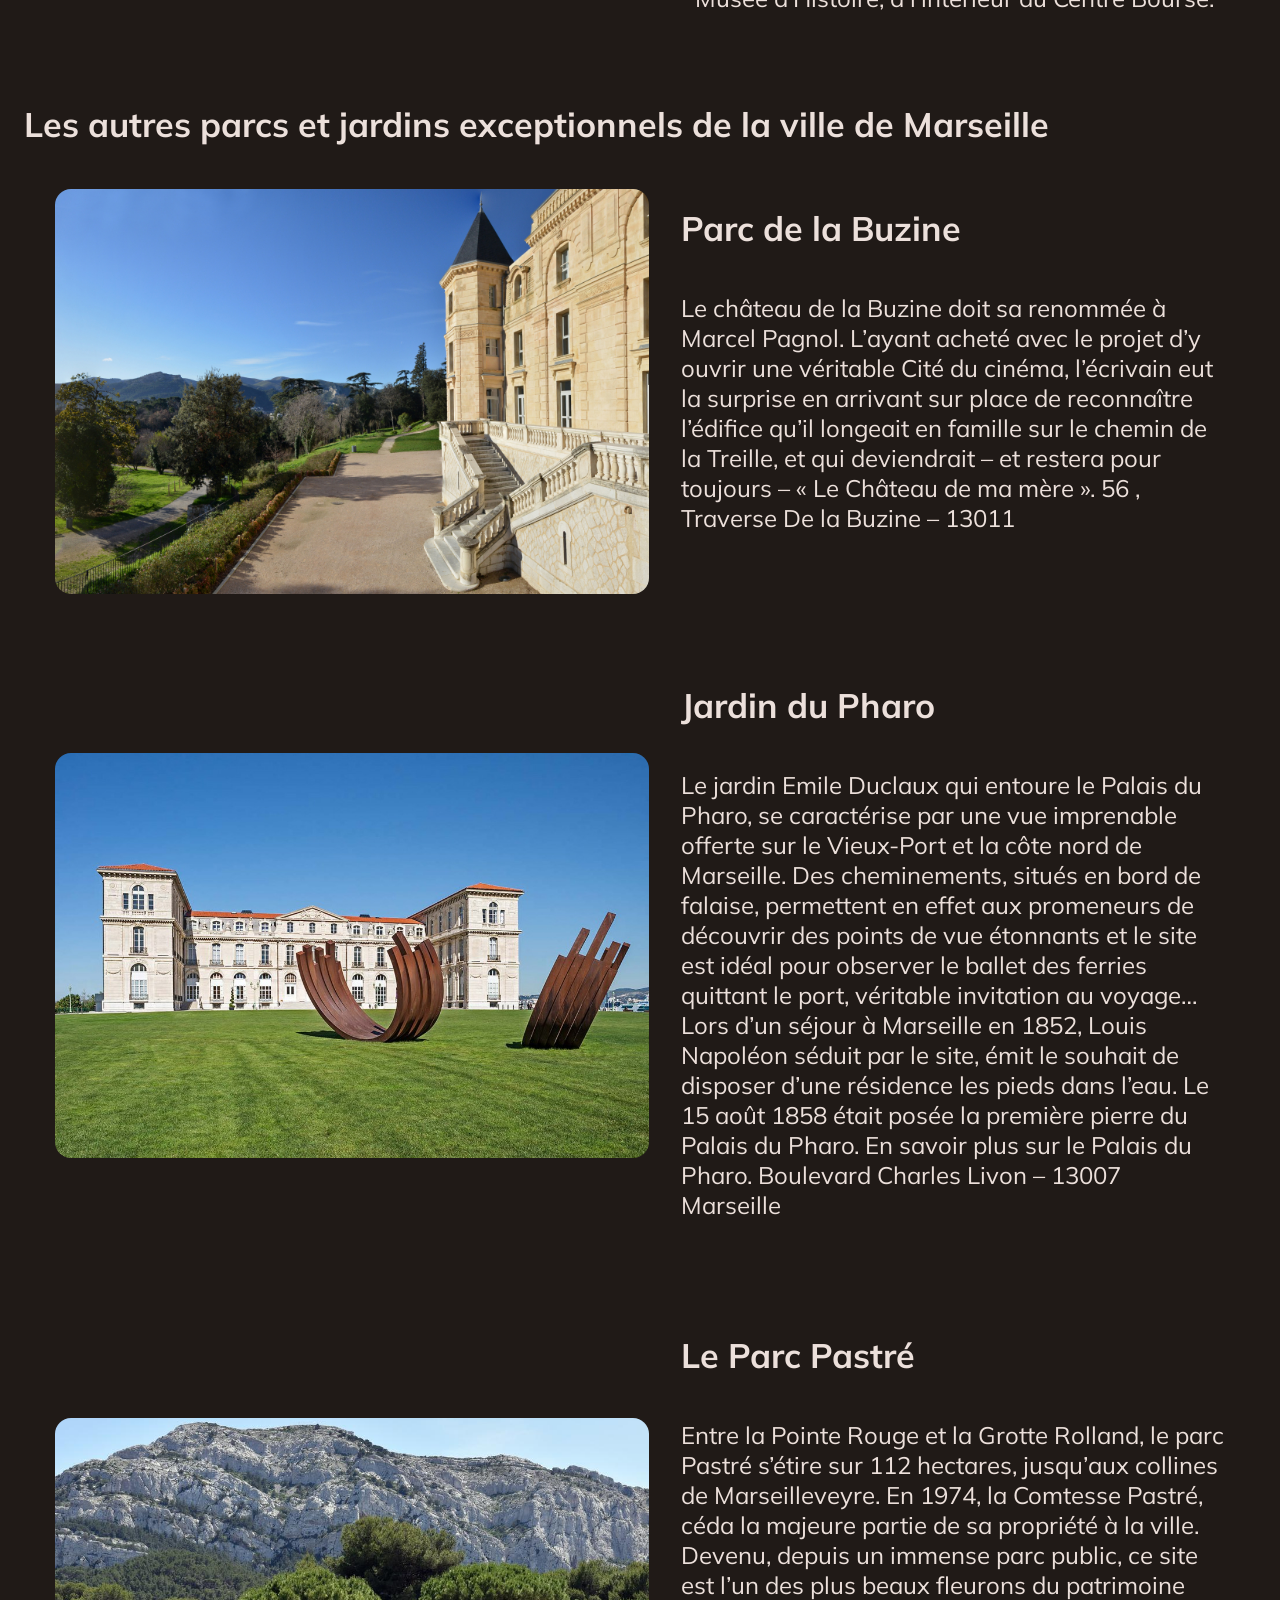
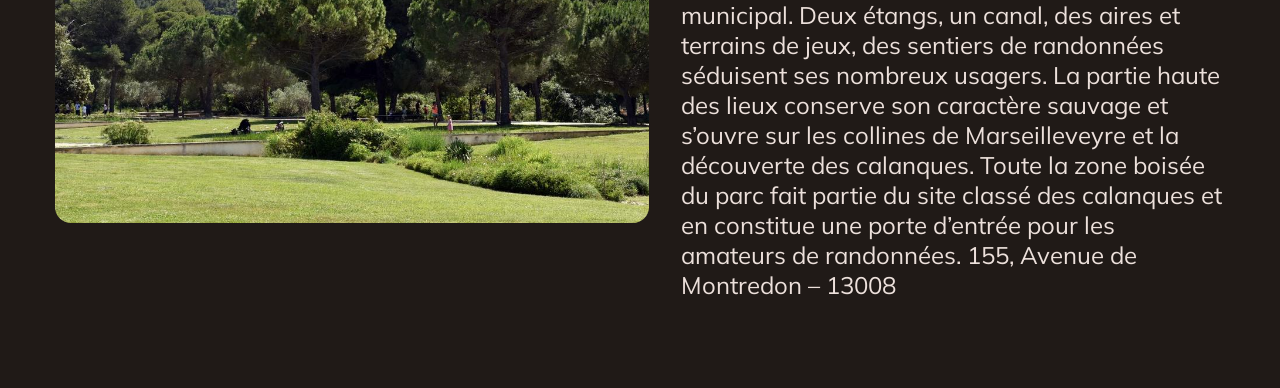
<file: marseille-parks.html>
<!--
  ~ @license
  ~ Parcs - Marseille
  ~ Copyright (C) 2022. Marseille_BB (Abraham, Rim, Chris, Alon & Catherine).
  ~ 
  ~ This program is free software: you can redistribute it and/or modify
  ~ it under the terms of the GNU General Public License as published by
  ~ the Free Software Foundation, either version 3 of the License, or
  ~ (at your option) any later version.
  ~ 
  ~ This program is distributed in the hope that it will be useful,
  ~ but WITHOUT ANY WARRANTY; without even the implied warranty of
  ~ MERCHANTABILITY or FITNESS FOR A PARTICULAR PURPOSE.  See the
  ~ GNU General Public License for more details.
  ~
-->

<!DOCTYPE html>
<html lang="fr">
  <!-- Head -->
  <head>
    <meta charset="utf-8" />
    <meta name="generator" content="Parcs - Marseille" />
    <meta http-equiv="x-ua-compatible" content="IE=edge,chrome=1" />
    <meta
      name="viewport"
      content="width=device-width, minimum-scale=1.0, initial-scale=1.0, user-scalable=yes"
    />
    <meta name="description" content="Parcs - Marseille" />

    <!-- MOTTO -->
    <meta name="motto" content="We'll always do more ;)" />

    <!-- Title -->
    <title>Parcs de Marseille</title>

    <!-- Fonts, Fonts, Fonts !!! -->
    <!-- NOTE: I really don't like doing it this way but I run outta time , soo....:( -->
    <link rel="preconnect" href="https://fonts.googleapis.com" />
    <link rel="preconnect" href="https://fonts.gstatic.com" crossorigin />
    <!-- Mulish Font -->
    <link
      href="https://fonts.googleapis.com/css2?family=Mulish:wght@300;400;500;700&display=swap"
      rel="stylesheet"
    />
    <!-- Roboto Font -->
    <link
      href="http://fonts.googleapis.com/css?family=Roboto:300,400,500,700"
      rel="stylesheet"
      type="text/css"
    />

    <!-- Material Icons - https://github.com/google/material-design-icons/tree/master/font -->
    <!-- https://material.io/resources/icons/?style=baseline -->
    <link
      href="https://fonts.googleapis.com/icon?family=Material+Icons"
      rel="stylesheet"
    />

    <!-- Base -->
    <!-- <base href="/"> -->

    <link rel="icon" href="assets/images/favicon.ico" />

    <!-- See https://goo.gl/OOhYW5 -->
    <link rel="manifest" href="manifest.json" />

    <!-- See https://goo.gl/qRE0vM -->
    <meta name="theme-color" content="#A67C52" />

    <!-- Add to homescreen for Chrome on Android. Fallback for manifest.json -->
    <meta name="mobile-web-app-capable" content="yes" />
    <meta name="application-name" content="Parcs - Marseille" />

    <!-- Add to homescreen for Safari on iOS -->
    <meta name="apple-mobile-web-app-capable" content="yes" />
    <meta name="apple-mobile-web-app-status-bar-style" content="default" />
    <meta name="apple-mobile-web-app-title" content="Favorite Apps" />

    <!-- Homescreen icons -->
    <link rel="apple-touch-icon" href="assets/images/manifest/icon-48x48.png" />
    <link
      rel="apple-touch-icon"
      sizes="72x72"
      href="assets/images/manifest/icon-72x72.png"
    />
    <link
      rel="apple-touch-icon"
      sizes="96x96"
      href="assets/images/manifest/icon-96x96.png"
    />
    <link
      rel="apple-touch-icon"
      sizes="144x144"
      href="assets/images/manifest/icon-144x144.png"
    />
    <link
      rel="apple-touch-icon"
      sizes="192x192"
      href="assets/images/manifest/icon-192x192.png"
    />

    <!-- Stylesheet -->
    <link rel="stylesheet" href="css/marseille.css" />
    <!-- NOTE: Uncomment & update/edit the stylesheet link below -->
    <link rel="stylesheet" href="css/marseille-parks.css" />

    <!-- Script -->
    <script src="script/marseille.js"></script>
  </head>

  <!-- Body -->
  <body class="theme dark" fullbleed>
    <!-- Layout -->
    <div id="layout" class="vertical flex-layout">
      <!-- Header -->
      <!-- NOTE: try the `smooth` attribute to fall in love #LOL -->
      <div id="header" smooth class="vertical flex-layout">
        <!-- Wallpaper Image -->
        <img class="wallpaper" src="assets\images\parcs\borely.jpg" fit />

        <!-- Wallpaper Video -->
        <!-- <video class="wallpaper" autoplay>
          <source src="assets/videos/marseille-video.mp4">
        </video> -->

        <!-- Overlay -->
        <div class="overlay" fit></div>

        <!-- ToolBar -->
        <div id="toolbar" class="vertical flex-layout centered">
          <!-- ToolBar Container -->
          <div class="container horizontal flex-layout center">
            <!-- Logo -->
            <svg
              id="logo"
              xml:space="preserve"
              viewBox="0 0 24 24"
              width="24"
              height="24"
            >
              <path
                d="m1.8 20.5 9.3-17v17zM22.2 7.7l-9.3-4.2v17l9.3-4.2-4.7-4.3z"
              />
              <path d="m12.9 20.5 9.3-4.2-9.3-8.6z" opacity=".1" />
            </svg>

            <!-- <span flex></span> -->

            <!-- Icon Buttons -->
            <div class="icon-buttons horizontal flex-layout">
              <!-- Theme - Icon Button -->
              <button
                id="themeIconButton"
                class="icon-button horizontal flex-layout centered"
                naked
              >
                <span class="material-icons-round md-light md-24"
                  >format_paint</span
                >
              </button>

              <!-- Search - Icon Button -->
              <button
                id="searchIconButton"
                class="icon-button horizontal flex-layout centered"
                naked
              >
                <span class="material-icons-round md-light md-24">search</span>
              </button>
            </div>
            <!-- End of Icon Buttons -->
          </div>
          <!-- End of ToolBar Container -->
        </div>
        <!-- End of ToolBar -->

        <!-- Header Container -->
        <div class="container vertical flex-layout">
          <!-- Title -->
          <h1 class="title">Parcs et jardins à Marseille</h1>
          <!-- <nav>
            <ul class="list_menu animation">
              <li>
                <div class="hover_a"><a class="menu" href="#">Accueil</a></div>
              </li>
              <li>
                <div class="hover_b"><a class="menu" href="#">Nouvelles</a></div>
              </li>
              <li>
                <div class="hover_c"><a class="menu" href="#">Histoire</a></div>
              </li>
              <li>
                <div class="hover_d"><a class="menu" href="#">Musées</a></div>
              </li>
              <li>
                <div class="hover_e"><a class="menu" href="#">Parcs</a></div>
              </li>
              <li>
                <div class="hover_f"><a class="menu" href="#">Contactez</a></div>
              </li> -->

          <!-- <li class="2"><a class="menu" href="#">Nouvelles</a></li>
              <li class="3">
                <a class="menu" href="Facebook.html">Histoire</a>
              </li>
              <li class="4"><a class="menu" href="Whatsapp.html">Musées</a></li>

              <li class="5">
                <a class="menu" href="">Parcs</a>
              </li>
              <li class="6">
                <a class="menu" href="Instagram.html">Contactez</a>
              </li>
            </ul> -->
          <!-- </nav> -->
          <nav>
            <ul class="list_menu animation">
              <li>
                <a class="menu" href="#">Accueil</a>
              </li>
              <li>
                <a class="menu" href="#">Nouvelles</a>
              </li>
              <li>
                <a class="menu" href="#">Histoire</a>
              </li>
              <li>
                <a class="menu" href="#">Musées</a>
              </li>
              <li>
                <a class="menu" href="#">Parcs</a>
              </li>
              <li>
                <a class="menu" href="#">Contactez</a>
              </li>
            </ul>
          </nav>
          <!-- Description -->
          <p class="description"></p>

          <!-- Divider-Wrapper -->
          <!-- <span class="divider-wrapper"><span class="divider"></span></span> -->
        </div>
        <!-- End of Header Container -->
      </div>
      <!-- End of Header -->

      <!-- Content -->
      <main id="content" class="vertical flex-layout">
        <!-- First section -->
        <section>
          <!-- First article in the first section -->

          <!-- End of First article in the first section -->

          <!-- Second article with Flex Layout -->
          <article>
            <img src="assets\images\parcs\Château_Borély.jpg" alt="borely" />

            <div class="h2_para">
              <h2>Le Parc Borely</h2>
              <p>
                Ce jardin de 17 hectares abrite une bastide du XVIIIe siècle
                (Musée) mise en valeur par un jardin « à la française » et un
                parc paysager du XIXe siècle. Ses allées sont très prisées des
                joggers et des promeneurs qui apprécient également de flâner
                entre les massifs de la roseraie ou de découvrir les espèces
                rares du jardin botanique. Le plan d’eau, son embarcadère, sa
                buvette et son restaurant (en attente d’une nouvelle gérance)
                complètent les multiples attractions du site. Le Parc Borély est
                aussi un paradis des enfants doté de deux aires de jeux. Allée
                Borély – 13008
              </p>
            </div>
          </article>

          <article>
            <img src="assets\images\parcs\Parc Centenaire.jpg" alt="borely" />

            <div class="h2_para">
              <h2>Parc du 26e Centenaire</h2>
              <p>
                Parc Urbain de 10 hectares situé en plein coeur de Marseille,
                sur le site de l’ancienne gare du Prado. On y trouve un terrain
                de boules, et 2 aires de jeux pour enfants. En 2002 les 4
                jardins thématiques ont été aménagés (provençal, oriental,
                africain et asiatique) symbolisant le brassage des cultures
                propres à Marseille. Rond-point Zino Francescatti – 13010
              </p>
            </div>
          </article>
          <article>
            <img src="assets\images\parcs\Parc de la Magalone.jpg" alt="" />

            <div class="h2_para">
              <h2>Parc de la Magalone</h2>
              Au cœur de ce jardin niché sur le boulevard Michelet (surface 1,4
              hectare), on trouve une des rares bastides du XVIIIe siècle, son
              propriétaire Messire Raphaël de Magalon, lui donna son nom. Le
              jardin fut redessiné en 1901 par le paysagiste Edouard André.
              Véritable jardin baroque, les valeurs et les perspectives, les
              espaces et les profondeurs prennent tout leur relief en y
              dessinant des formes géométriques. 245 , Boulevard Michelet –
              13009
            </div>
          </article>
          <!-- <div class="article_diffrent_layout"> -->
          <h2>Des jardins classés Monuments historiques</h2>
          <article>
            <img
              src="assets\images\parcs\Parc du Palais Longchamp.jpg"
              alt=""
            />
            <div class="h2_para">
              <h2>Parc du Palais Longchamp</h2>
              <p>
                Le Parc Longchamp, s’est constitué au fil du temps, par la
                stratification des différents projets, imaginés ou réalisés sur
                le site, depuis le XIXe siècle. Le parc Longchamp, le parc
                Borély, le jardin de la Magalone et le parc du 26ème centenaire,
                ont obtenu en 2005 le label « jardin remarquable » décerné par
                le Ministère de la Culture. Ce fut un Jardin zoologique, de 1854
                à 1987. En savoir plus sur le Parc du Palais Longchamp. Place
                Henri Dunant – 13004
              </p>
            </div>
          </article>
          <article>
            <img
              src="assets\images\parcs\Le jardin du Port Antique.jpg"
              alt=""
            />
            <div class="h2_para">
              <h2>Le jardin du Port Antique (Le jardin des Vestiges)</h2>
              <p>
                Le site du Port Antique (dénommé Jardin des vestiges à son
                ouverture au public en 1983) présente les résultats des
                premières grandes fouilles archéologiques urbaines réalisées en
                France. Les vestiges, révélés en 1967 sur le chantier de
                construction du Centre Bourse, sont des témoins historiques
                majeurs. Le site se structure autour de la voie romaine, des
                remparts grecs et autour du Port Antique où a été découverte la
                plus grande épave visible au monde. Cette voie romaine longée
                par des monuments funéraires pénètre dans la ville par une
                entrée monumentale. L’entrée se fait par le Musée d’Histoire, à
                l’intérieur du Centre Bourse.
              </p>
            </div>
          </article>
          <!-- </div> -->

          <h2>
            Les autres parcs et jardins exceptionnels de la ville de Marseille
          </h2>
          <article>
            <img src="assets\images\parcs\Parc de la Buzine.jpg" alt="" />
            <div class="h2_para">
              <h2>Parc de la Buzine</h2>
              <p>
                Le château de la Buzine doit sa renommée à Marcel Pagnol.
                L’ayant acheté avec le projet d’y ouvrir une véritable Cité du
                cinéma, l’écrivain eut la surprise en arrivant sur place de
                reconnaître l’édifice qu’il longeait en famille sur le chemin de
                la Treille, et qui deviendrait – et restera pour toujours – « Le
                Château de ma mère ». 56 , Traverse De la Buzine – 13011
              </p>
            </div>
          </article>
          <article>
            <img src="assets\images\parcs\Jardin du Pharo.jpg" alt="" />
            <div class="h2_para">
              <h2>Jardin du Pharo</h2>
              <p>
                Le jardin Emile Duclaux qui entoure le Palais du Pharo, se
                caractérise par une vue imprenable offerte sur le Vieux-Port et
                la côte nord de Marseille. Des cheminements, situés en bord de
                falaise, permettent en effet aux promeneurs de découvrir des
                points de vue étonnants et le site est idéal pour observer le
                ballet des ferries quittant le port, véritable invitation au
                voyage…Lors d’un séjour à Marseille en 1852, Louis Napoléon
                séduit par le site, émit le souhait de disposer d’une résidence
                les pieds dans l’eau. Le 15 août 1858 était posée la première
                pierre du Palais du Pharo. En savoir plus sur le Palais du
                Pharo. Boulevard Charles Livon – 13007 Marseille
              </p>
            </div>
          </article>
          <article>
            <img src="assets\images\parcs\Le Parc Pastré.jpg" alt="" />
            <div class="h2_para">
              <h2>Le Parc Pastré</h2>
              <p>
                Entre la Pointe Rouge et la Grotte Rolland, le parc Pastré
                s’étire sur 112 hectares, jusqu’aux collines de Marseilleveyre.
                En 1974, la Comtesse Pastré, céda la majeure partie de sa
                propriété à la ville. Devenu, depuis un immense parc public, ce
                site est l’un des plus beaux fleurons du patrimoine municipal.
                Deux étangs, un canal, des aires et terrains de jeux, des
                sentiers de randonnées séduisent ses nombreux usagers. La partie
                haute des lieux conserve son caractère sauvage et s’ouvre sur
                les collines de Marseilleveyre et la découverte des calanques.
                Toute la zone boisée du parc fait partie du site classé des
                calanques et en constitue une porte d’entrée pour les amateurs
                de randonnées. 155, Avenue de Montredon – 13008
              </p>
            </div>
          </article>

          <!-- End of Third article with Video -->
        </section>
        <!-- End of First Section -->
      </main>
      <!-- End of Content -->

      <!-- Footer Tabs -->
      <nav id="footerTabs" class="horizontal flex-layout">
        <!-- Divider-Wrapper -->
        <span class="divider-wrapper"><span class="divider"></span></span>

        <!-- Home - Tab -->
        <a class="tab" href="marseille-home.html" active>
          <button
            id="homeTabButton"
            class="vertical flex-layout centered"
            naked
          >
            <span class="material-icons-round icon">home</span>
            <span class="label txt caption md-inactive">Home</span>
          </button>
        </a>

        <!-- News - Tab -->
        <a class="tab" href="marseille-news.html">
          <button
            id="newsTabButton"
            class="vertical flex-layout centered"
            naked
          >
            <span class="material-icons icon">feed</span>
            <span class="label txt caption md-inactive">News</span>
          </button>
        </a>

        <!-- Park Tab -->
        <a class="tab" href="marseille-parks.html">
          <button
            id="parksTabButton"
            class="vertical flex-layout centered"
            naked
          >
            <span class="material-icons icon">park</span>
            <span class="label txt caption md-inactive">Parks</span>
          </button>
        </a>

        <!-- Beach Tab -->
        <a class="tab" href="marseille-beach.html">
          <button
            id="beachTabButton"
            class="vertical flex-layout centered"
            naked
          >
            <span class="material-icons icon">beach_access</span>
            <span class="label txt caption md-inactive">Beach</span>
          </button>
        </a>

        <!-- Contact Tab -->
        <a class="tab" href="#marseille-contact">
          <button
            id="moreTabButton"
            class="vertical flex-layout centered"
            naked
          >
            <span class="material-icons icon">more_horiz</span>
            <span class="label txt caption md-inactive">More</span>
          </button>
        </a>
      </nav>
      <!-- End of Footer Tabs -->
    </div>
    <!-- End of Layout -->

    <!-- Backdrop -->
    <div id="backdrop" class="fade-in" fit hidden></div>

    <!--  -->
  </body>
</html>
</file>
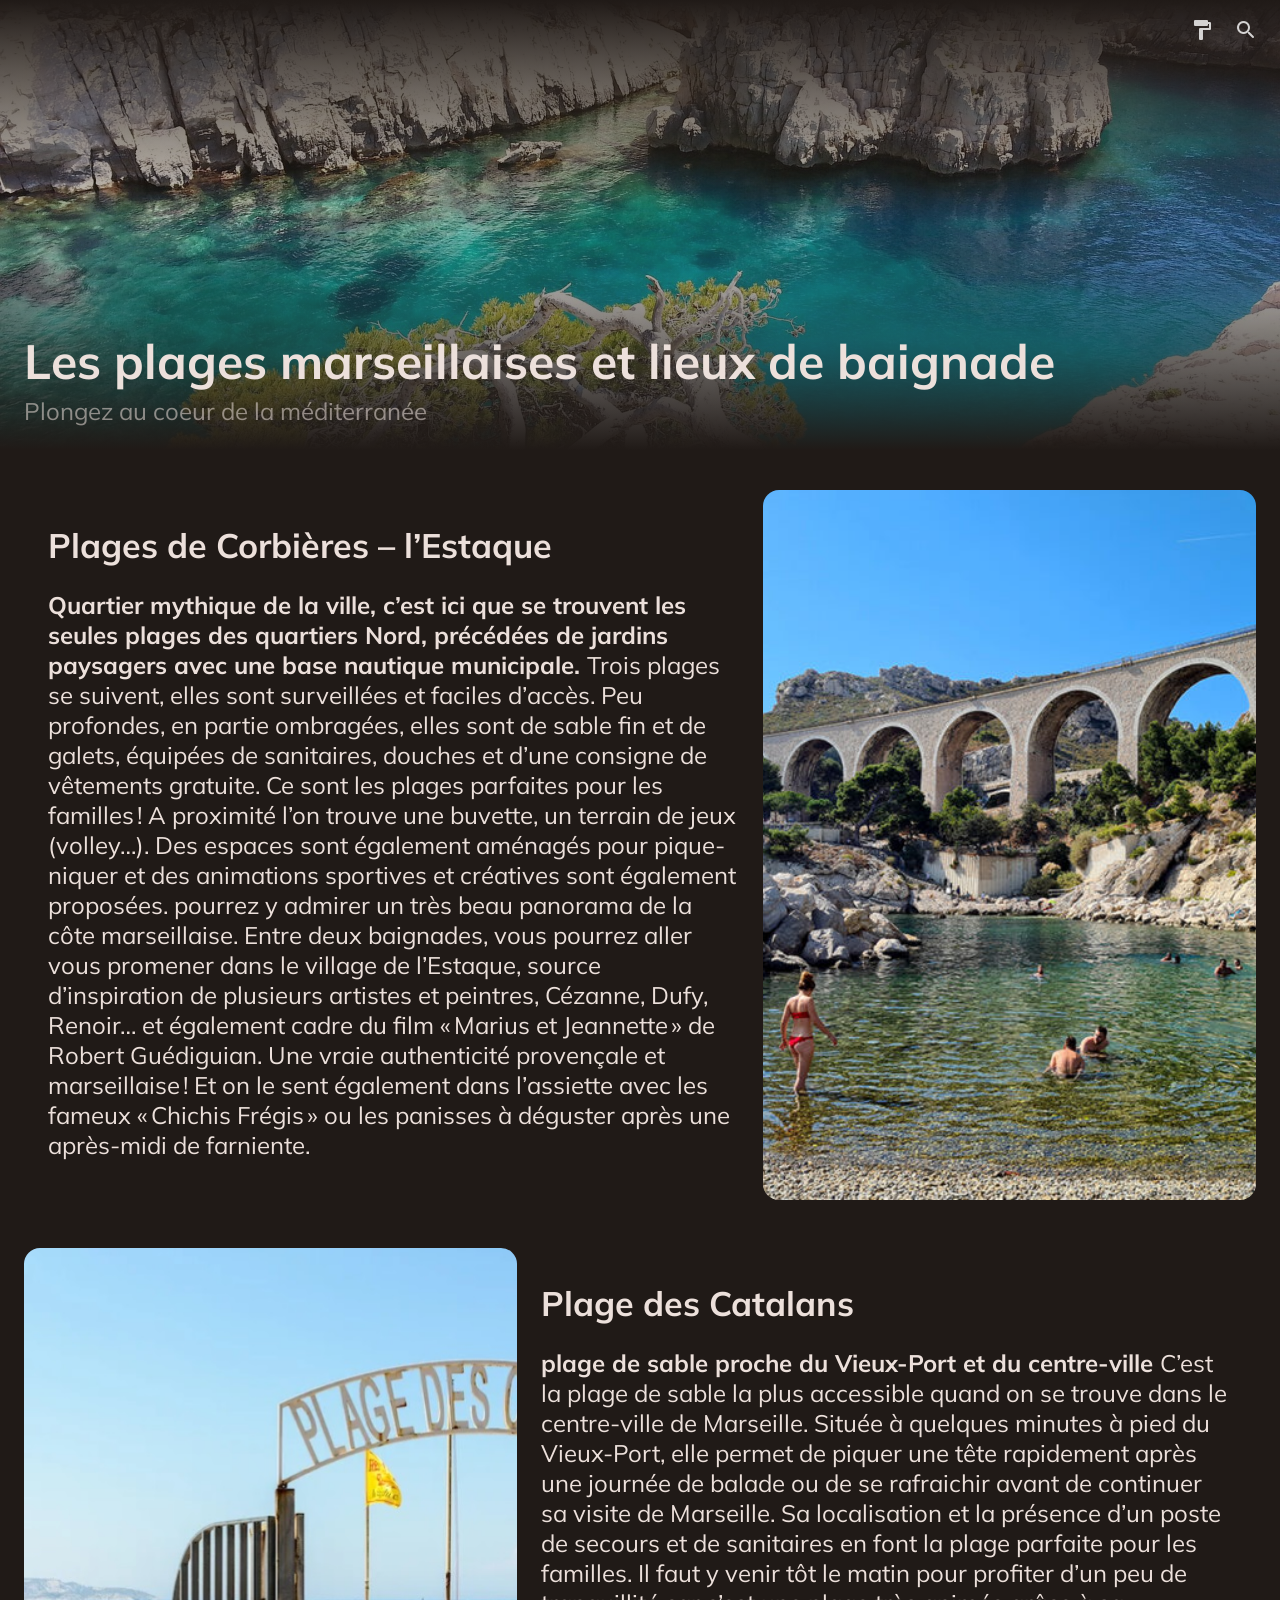
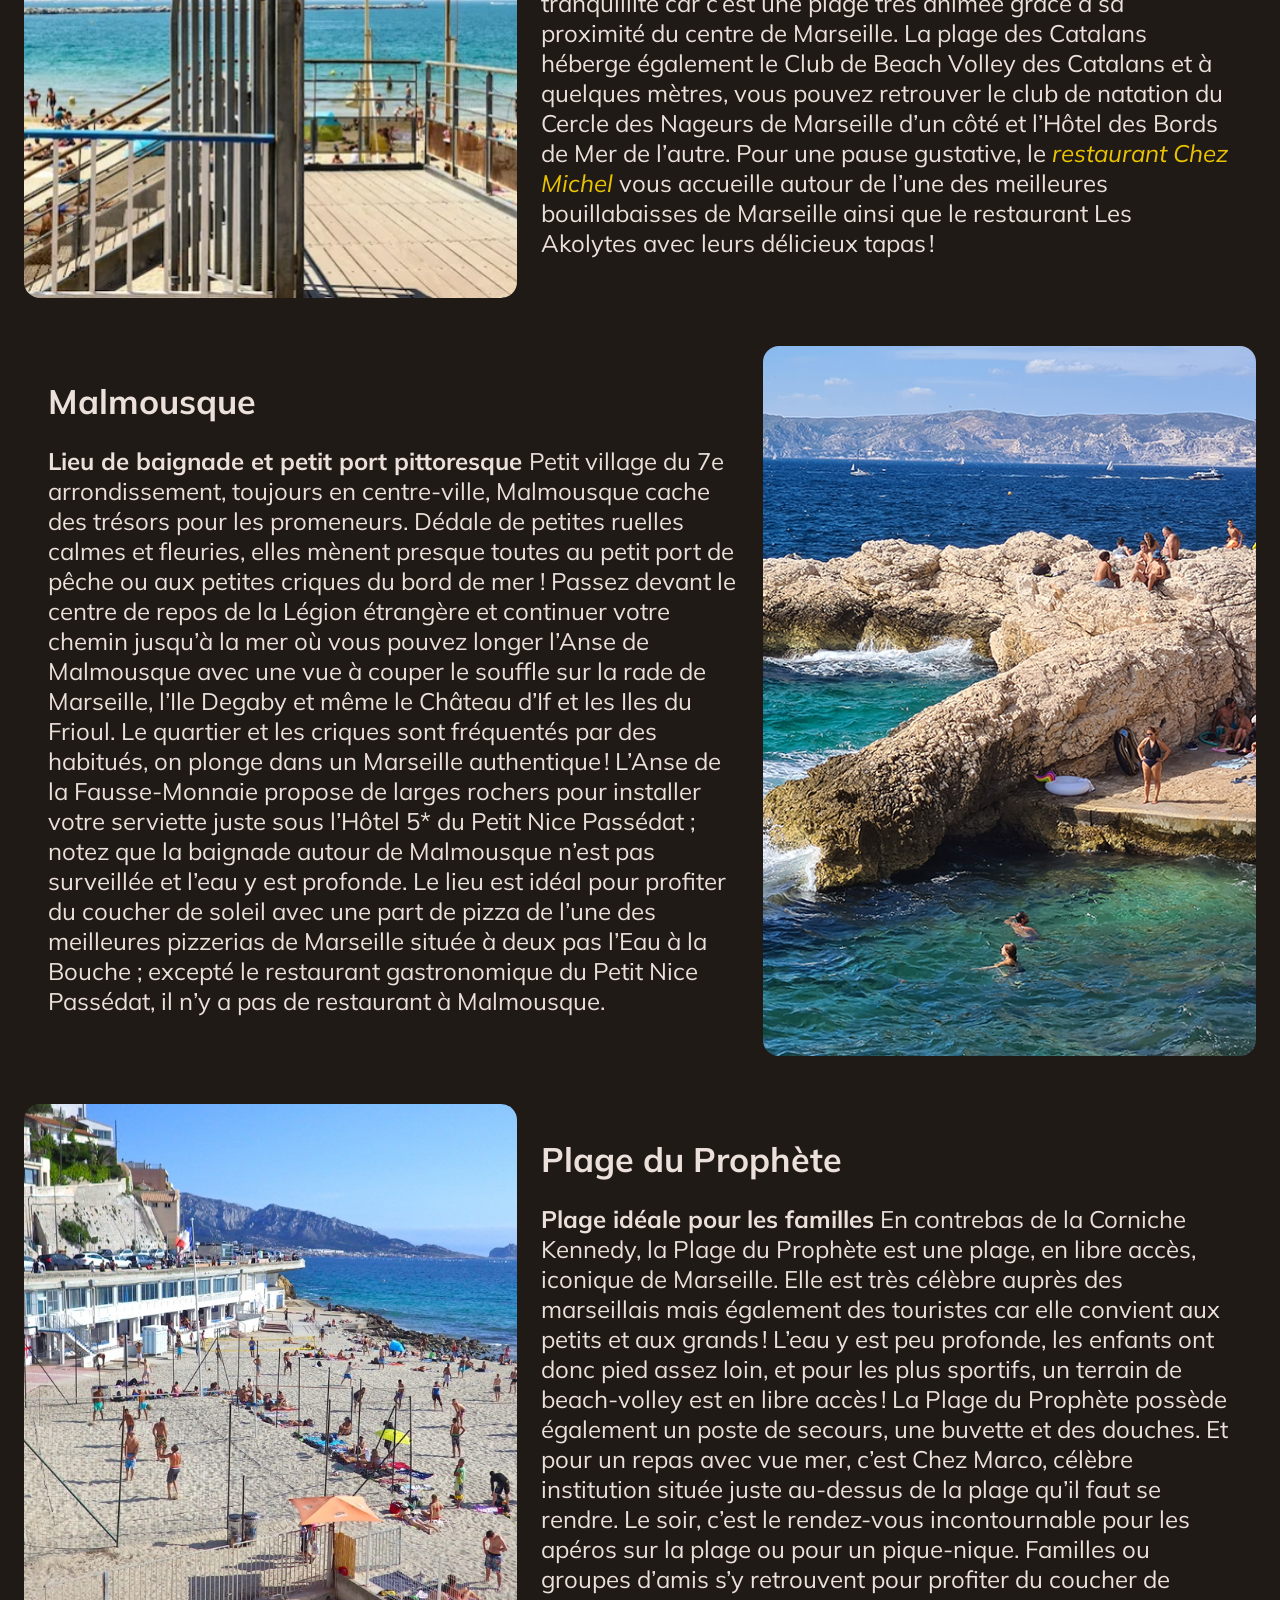
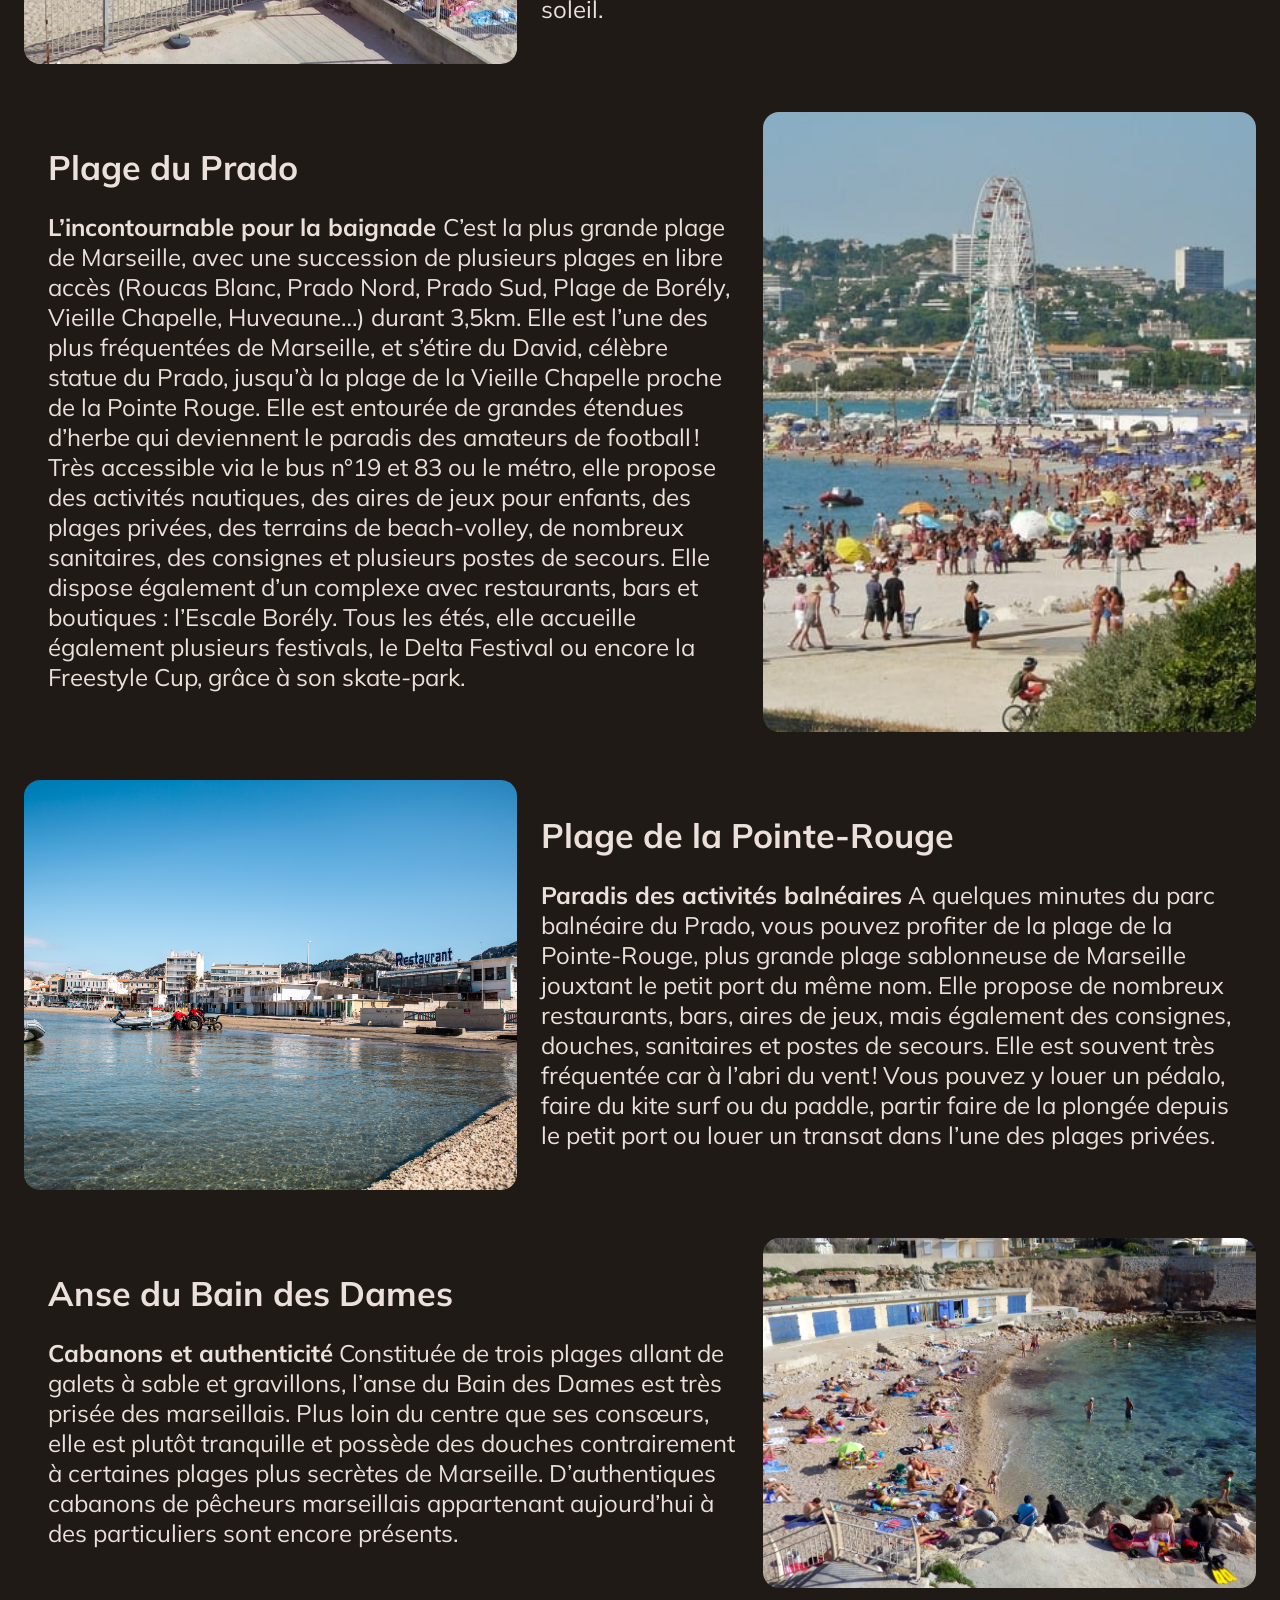
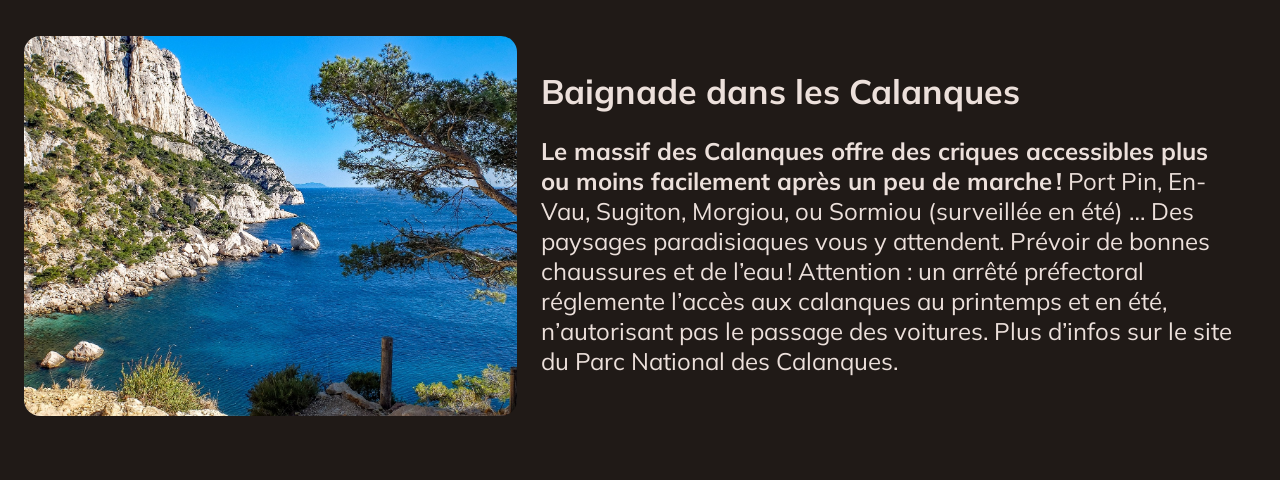
<file: marseille-plages.html>
<!--
  ~ @license
  ~ Ville Marseille
  ~ Copyright (C) 2022. Marseille_BB (Abraham, Rim, Chris, Alon & Catherine).
  ~ 
  ~ This program is free software: you can redistribute it and/or modify
  ~ it under the terms of the GNU General Public License as published by
  ~ the Free Software Foundation, either version 3 of the License, or
  ~ (at your option) any later version.
  ~ 
  ~ This program is distributed in the hope that it will be useful,
  ~ but WITHOUT ANY WARRANTY; without even the implied warranty of
  ~ MERCHANTABILITY or FITNESS FOR A PARTICULAR PURPOSE.  See the
  ~ GNU General Public License for more details.
  ~
-->

<!DOCTYPE html>
<html lang="fr">
  <!-- Head -->
  <head>
    
    <meta charset="utf-8">
    <meta name="generator" content="Ville Marseille">
    <meta http-equiv="x-ua-compatible" content="IE=edge,chrome=1">
    <meta name="viewport" content="width=device-width, minimum-scale=1.0, initial-scale=1.0, user-scalable=yes">
    <meta name="description" content="Ville Marseille">
    
    <!-- MOTTO -->
    <meta name="motto" content="We'll always do more ;)">

    <!-- Title -->
    <title>Plage - Marseille</title>
   
    <!-- Fonts, Fonts, Fonts !!! -->
    <!-- NOTE: I really don't like doing it this way but I run outta time , soo....:( -->
    <link rel="preconnect" href="https://fonts.googleapis.com">
    <link rel="preconnect" href="https://fonts.gstatic.com" crossorigin>
    <!-- Mulish Font -->
    <link href="https://fonts.googleapis.com/css2?family=Mulish:wght@300;400;500;700&display=swap" rel="stylesheet">
    <!-- Roboto Font -->
    <link href='http://fonts.googleapis.com/css?family=Roboto:300,400,500,700' rel='stylesheet' type='text/css'>

    <!-- Material Icons - https://github.com/google/material-design-icons/tree/master/font -->
    <!-- https://material.io/resources/icons/?style=baseline -->
    <link href="https://fonts.googleapis.com/icon?family=Material+Icons" rel="stylesheet">


    <!-- Base -->
    <!-- <base href="/"> -->

    <link rel="icon" href="assets/images/favicon.ico">

    <!-- See https://goo.gl/OOhYW5 -->
    <link rel="manifest" href="manifest.json">

    <!-- See https://goo.gl/qRE0vM -->
    <meta name="theme-color" content="#A67C52">

    <!-- Add to homescreen for Chrome on Android. Fallback for manifest.json -->
    <meta name="mobile-web-app-capable" content="yes">
    <meta name="application-name" content="Ville Marseille">

    <!-- Add to homescreen for Safari on iOS -->
    <meta name="apple-mobile-web-app-capable" content="yes">
    <meta name="apple-mobile-web-app-status-bar-style" content="default">
    <meta name="apple-mobile-web-app-title" content="Favorite Apps">

    <!-- Homescreen icons -->
    <link rel="apple-touch-icon" href="assets/images/manifest/icon-48x48.png">
    <link rel="apple-touch-icon" sizes="72x72" href="assets/images/manifest/icon-72x72.png">
    <link rel="apple-touch-icon" sizes="96x96" href="assets/images/manifest/icon-96x96.png">
    <link rel="apple-touch-icon" sizes="144x144" href="assets/images/manifest/icon-144x144.png">
    <link rel="apple-touch-icon" sizes="192x192" href="assets/images/manifest/icon-192x192.png">

    <!-- Stylesheet -->
    <link rel="stylesheet" href="css/marseille.css">
    <!-- NOTE: Uncomment & update/edit the stylesheet link below -->
    <link rel="stylesheet" href="css/marseille-plages.css">
    
    <!-- Script -->
    <script src="script/marseille.js"></script>

  </head>
  
  <!-- Body -->
  <body class="theme dark" fullbleed>
    
    <!-- Layout -->
    <div id="layout" class="vertical flex-layout">
    
      <!-- Header -->
      <!-- NOTE: try the `smooth` attribute to fall in love #LOL -->
      <div id="header" class="vertical flex-layout" smooth>

        <!-- Wallpaper Image -->
        <img class="wallpaper" src="assets/images/plages/creeks-1981206_1920.jpg" fit>

        <!-- Wallpaper Video -->
        <!-- <video class="wallpaper" autoplay fit>
          <source src="assets/videos/plages/plages.mp4" type="video/mp4">
        </video> -->
          
        <!-- Overlay -->
        <div class="overlay" fit></div>

        <!-- ToolBar -->
        <div id="toolbar" class="vertical flex-layout centered">
          <!-- ToolBar Container -->
          <div class="container horizontal flex-layout center">
            <!-- Logo -->
            <svg id="logo" xml:space="preserve" viewBox="0 0 24 24" width="24" height="24">
              <path d="m1.8 20.5 9.3-17v17zM22.2 7.7l-9.3-4.2v17l9.3-4.2-4.7-4.3z"/>
              <path d="m12.9 20.5 9.3-4.2-9.3-8.6z" opacity=".1"/>
            </svg>

            <!-- <span flex></span> -->

            <!-- Icon Buttons -->
            <div class="icon-buttons horizontal flex-layout">
              <!-- Theme - Icon Button -->
              <button id="themeIconButton" class="icon-button horizontal flex-layout centered" naked>
                <span class="material-icons-round md-light md-24">format_paint</span>
              </button>

              <!-- Search - Icon Button -->
              <button id="searchIconButton" class="icon-button horizontal flex-layout centered" naked>
                <span class="material-icons-round md-light md-24">search</span>
              </button>

              </div>
            <!-- End of Icon Buttons -->

          </div>
          <!-- End of ToolBar Container -->
        </div>
        <!-- End of ToolBar -->
                

        <!-- Header Container -->
        <div class="container vertical flex-layout">
          
          <!-- Title -->
          <h1 class="title">Les plages marseillaises et lieux de baignade
        </h1>
          <!-- Description -->
          <p class="description"> Plongez au coeur de la méditerranée</p>

          <!-- Divider-Wrapper -->
          <!-- <span class="divider-wrapper"><span class="divider"></span></span> -->

        </div>
        <!-- End of Header Container -->

      </div>
      <!-- End of Header -->

      <!-- Content -->
      <main id="content" class="vertical flex-layout">

        <!-- First section -->
        <section>
            <article class="flex-layout reverse">
                <img src="assets/images/plages/plages-de-corbiere.jpg">
                <!--  title of plage corbiere -->
                <div>
                    <h2>Plages de Corbières – l’Estaque</h2>
                    <!-- text about plage corbiere -->
                    <p>
                        <strong>Quartier mythique de la ville, c’est ici que se trouvent les seules plages des quartiers Nord, précédées de jardins paysagers avec une base nautique municipale.  </strong> 
                        Trois plages se suivent, elles sont surveillées et faciles d’accès. Peu profondes, en partie ombragées, elles sont de sable fin et de galets, équipées de sanitaires, douches et d’une consigne de vêtements gratuite. Ce sont les plages parfaites pour les familles ! A proximité l’on trouve une buvette, un terrain de jeux (volley…). Des espaces sont également aménagés pour pique-niquer et des animations sportives et créatives sont également proposées.
                        pourrez y admirer un très beau panorama de la côte marseillaise.
                        Entre deux baignades, vous pourrez aller vous promener dans le village de l’Estaque, source d’inspiration de plusieurs artistes et peintres, Cézanne, Dufy, Renoir… et également cadre du film « Marius et Jeannette » de Robert Guédiguian. Une vraie authenticité provençale et marseillaise !
                        Et on le sent également dans l’assiette avec les fameux « Chichis Frégis » ou les panisses à déguster après une après-midi de farniente.
                    </p>
                </div>

            </article>
                
            <article class="flex-layout">
                 <!-- image of plage des catalans -->
                <img src="assets/images/plages/plagedescatalans.jpg">
                <div>
                    <h2> Plage des Catalans</h2>
                    <!-- text about plage des catalans -->
                    <p>
                    <b> plage de sable proche du Vieux-Port et du centre-ville </b>
                    C’est la plage de sable la plus accessible quand on se trouve dans le centre-ville de Marseille. Située à quelques minutes à pied du Vieux-Port, elle permet de piquer une tête rapidement après une journée de balade ou de se rafraichir avant de continuer sa visite de Marseille. Sa localisation et la présence d’un poste de secours et de sanitaires en font la plage parfaite pour les familles. Il faut y venir tôt le matin pour profiter d’un peu de tranquillité car c’est une plage très animée grâce à sa proximité du centre de Marseille. La plage des Catalans héberge également le Club de Beach Volley des Catalans et à quelques mètres, vous pouvez retrouver le club de natation du Cercle des Nageurs de Marseille d’un côté et l’Hôtel des Bords de Mer de l’autre.
                    Pour une pause gustative, le <em>restaurant Chez Michel</em> vous accueille autour de l’une des meilleures bouillabaisses de Marseille ainsi que le restaurant Les Akolytes avec leurs délicieux tapas !
                    </p>
                </div>
            </article>

            <article class="flex-layout reverse">
                    <!-- image of plage malmousque -->
                    <img src="assets/images/plages/malmousque.jpg">
                <div>
                    <!-- title of plage malmousque -->
                    <h2> Malmousque </h2>
                    <!-- text about plage malmousque -->
                    <p>
                    <b> Lieu de baignade et petit port pittoresque </b>
                    Petit village du 7e arrondissement, toujours en centre-ville, Malmousque cache des trésors pour les promeneurs. Dédale de petites ruelles calmes et fleuries, elles mènent presque toutes au petit port de pêche ou aux petites criques du bord de mer ! Passez devant le centre de repos de la Légion étrangère et continuer votre chemin jusqu’à la mer où vous pouvez longer l’Anse de Malmousque avec une vue à couper le souffle sur la rade de Marseille, l’Ile Degaby et même le Château d’If et les Iles du Frioul. Le quartier et les criques sont fréquentés par des habitués, on plonge dans un Marseille authentique ! L’Anse de la Fausse-Monnaie propose de larges rochers pour installer votre serviette juste sous l’Hôtel 5* du Petit Nice Passédat ; notez que la baignade autour de Malmousque n’est pas surveillée et l’eau y est profonde.
                    Le lieu est idéal pour profiter du coucher de soleil avec une part de pizza de l’une des meilleures pizzerias de Marseille située à deux pas l’Eau à la Bouche ; excepté le restaurant gastronomique du Petit Nice Passédat, il n’y a pas de restaurant à Malmousque.
                    </p>
                </div>
            </article>

            <article class="flex-layout">
                <!-- image of plage prophete -->
                <img src="assets/images/plages/plageprophete.jpg">
                <div>
                <!--  title of plage prophete -->
                    <h2>Plage du Prophète</h2>
                     <!-- text about plage prophete -->
                     <p>
                    <b>Plage idéale pour les familles</b>
                    En contrebas de la Corniche Kennedy, la Plage du Prophète est une plage, en libre accès, iconique de Marseille. Elle est très célèbre auprès des marseillais mais également des touristes car elle convient aux petits et aux grands ! L’eau y est peu profonde, les enfants ont donc pied assez loin, et pour les plus sportifs, un terrain de beach-volley est en libre accès ! La Plage du Prophète possède également un poste de secours, une buvette et des douches. Et pour un repas avec vue mer, c’est Chez Marco, célèbre institution située juste au-dessus de la plage qu’il faut se rendre. Le soir, c’est le rendez-vous incontournable pour les apéros sur la plage ou pour un pique-nique. Familles ou groupes d’amis s’y retrouvent pour profiter du coucher de soleil.
                    </p>                
                </div>
            </article>
            
            <article class="flex-layout reverse">
               
                <!-- image of plage prado -->
                <img src="assets/images/plages/plageprado.jpg.crdownload">

                <div>
                    <!-- title of plage prado -->
                    <h2>Plage du Prado</h2>

                    <!-- text about plage prado -->
                    <p>
                        <b>L’incontournable pour la baignade </b>
                        C’est la plus grande plage de Marseille, avec une succession de plusieurs plages en libre accès (Roucas Blanc, Prado Nord, Prado Sud, Plage de Borély, Vieille Chapelle, Huveaune…) durant 3,5km. Elle est l’une des plus fréquentées de Marseille, et s’étire du David, célèbre statue du Prado, jusqu’à la plage de la Vieille Chapelle proche de la Pointe Rouge. Elle est entourée de grandes étendues d’herbe qui deviennent le paradis des amateurs de football ! Très accessible via le bus n°19 et 83 ou le métro, elle propose des activités nautiques, des aires de jeux pour enfants, des plages privées, des terrains de beach-volley, de nombreux sanitaires, des consignes et plusieurs postes de secours. Elle dispose également d’un complexe avec restaurants, bars et boutiques : l’Escale Borély. Tous les étés, elle accueille également plusieurs festivals, le Delta Festival ou encore la Freestyle Cup, grâce à son skate-park.
                    </p>
                </div>
            </article>

            <article class="flex-layout">
                <!-- PLAGE POINTE ROUGE -->
                <!-- image of plage la pointe rouge -->
                <img src="assets/images/plages/plage-pointe-rouge.jpg">

                <div>
                    <!-- title of plage la pointe rouge -->
                    <h2>Plage de la Pointe-Rouge</h2>

                    <!-- text about plage la pointe rouge -->
                    <p>
                    <b>Paradis des activités balnéaires</b>
                    A quelques minutes du parc balnéaire du Prado, vous pouvez profiter de la plage de la Pointe-Rouge, plus grande plage sablonneuse de Marseille jouxtant le petit port du même nom. Elle propose de nombreux restaurants, bars, aires de jeux, mais également des consignes, douches, sanitaires et postes de secours. Elle est souvent très fréquentée car à l’abri du vent ! Vous pouvez y louer un pédalo, faire du kite surf ou du paddle, partir faire de la plongée depuis le petit port ou louer un transat dans l’une des plages privées.
                    </p>
                </div>
            </article>

            <article class="flex-layout reverse">
                  <!-- Anse du Bain des Dames-->

                  <!-- image of plage anse du bain des dames -->
                  <img src="assets/images/plages/plage-bain-des-dames.jpg">

                  <div>
                  
                    <!-- title of anse du bain des dames -->
                  <h2>Anse du Bain des Dames</h2>
                  
                  <!-- text about plage anse du bain des dames -->
                  <p>
                      <b>Cabanons et authenticité</b>
                      Constituée de trois plages allant de galets à sable et gravillons, l’anse du Bain des Dames est très prisée des marseillais. Plus loin du centre que ses consœurs, elle est plutôt tranquille et possède des douches contrairement à certaines plages plus secrètes de Marseille. D’authentiques cabanons de pêcheurs marseillais appartenant aujourd’hui à des particuliers sont encore présents.
                  </p>
              </div>
            </article>
                
            <article class="flex-layout ">
                <!-- les calanques -->
                     <!-- image of les calanques -->
                     <img src="assets/images/plages/calanque-1966882_1920.jpg">
                <div>
                    <!-- title of les calanques -->
                    <h2>Baignade dans les Calanques</h2>

                    <!-- text about les calanques -->
                    <p>
                        <b>Le massif des Calanques offre des criques accessibles plus ou moins facilement après un peu de marche !</b> Port Pin, En-Vau, Sugiton, Morgiou, ou Sormiou (surveillée en été) … Des paysages paradisiaques vous y attendent. Prévoir de bonnes chaussures et de l’eau !
                        Attention : un arrêté préfectoral réglemente l’accès aux calanques au printemps et en été, n’autorisant pas le passage des voitures. Plus d’infos sur le site du Parc National des Calanques.    
                    </p>
                </div>
            </article>

        </section>
        <!-- End of First Section -->


      </main>
      <!-- End of Content -->

       
      <!-- Footer Tabs -->
      <nav id="footerTabs" class="horizontal flex-layout">
        
        <!-- Divider-Wrapper -->
        <span class="divider-wrapper"><span class="divider"></span></span>

        <!-- Home - Tab -->
        <a class="tab" href="marseille-home.html" active>
          <button id="homeTabButton" class="vertical flex-layout centered" naked>
            <span class="material-icons-round icon">home</span>
            <span class="label txt caption md-inactive">Home</span>
          </button>
        </a>

        <!-- News - Tab -->
        <a class="tab" href="marseille-news.html">
          <button id="newsTabButton" class="vertical flex-layout centered" naked>
            <span class="material-icons icon">feed</span>
            <span class="label txt caption md-inactive">News</span>
          </button>
        </a>
         
        <!-- Park Tab -->
        <a class="tab" href="marseille-history.html">
          <button id="parksTabButton" class="vertical flex-layout centered" naked>
            <span class="material-icons icon">park</span>
            <span class="label txt caption md-inactive">Parks</span>
          </button>
        </a>

        <!-- Beach Tab -->
        <a class="tab" href="marseille-contact.html">
          <button id="beachTabButton" class="vertical flex-layout centered" naked>
            <span class="material-icons icon">beach_access</span>
            <span class="label txt caption md-inactive">Beach</span>
          </button>
        </a>

        <!-- Contact Tab -->
        <a class="tab" href="#more">
          <button id="moreTabButton" class="vertical flex-layout centered" naked>
            <span class="material-icons icon">more_horiz</span>
            <span class="label txt caption md-inactive">More</span>
          </button>
        </a>

      </nav>
      <!-- End of Footer Tabs -->
       
    </div>
    <!-- End of Layout --> 


    <!-- Backdrop -->
    <div id="backdrop" class="fade-in" fit hidden></div>

    <!--  -->

  </body>

</html>
</file>
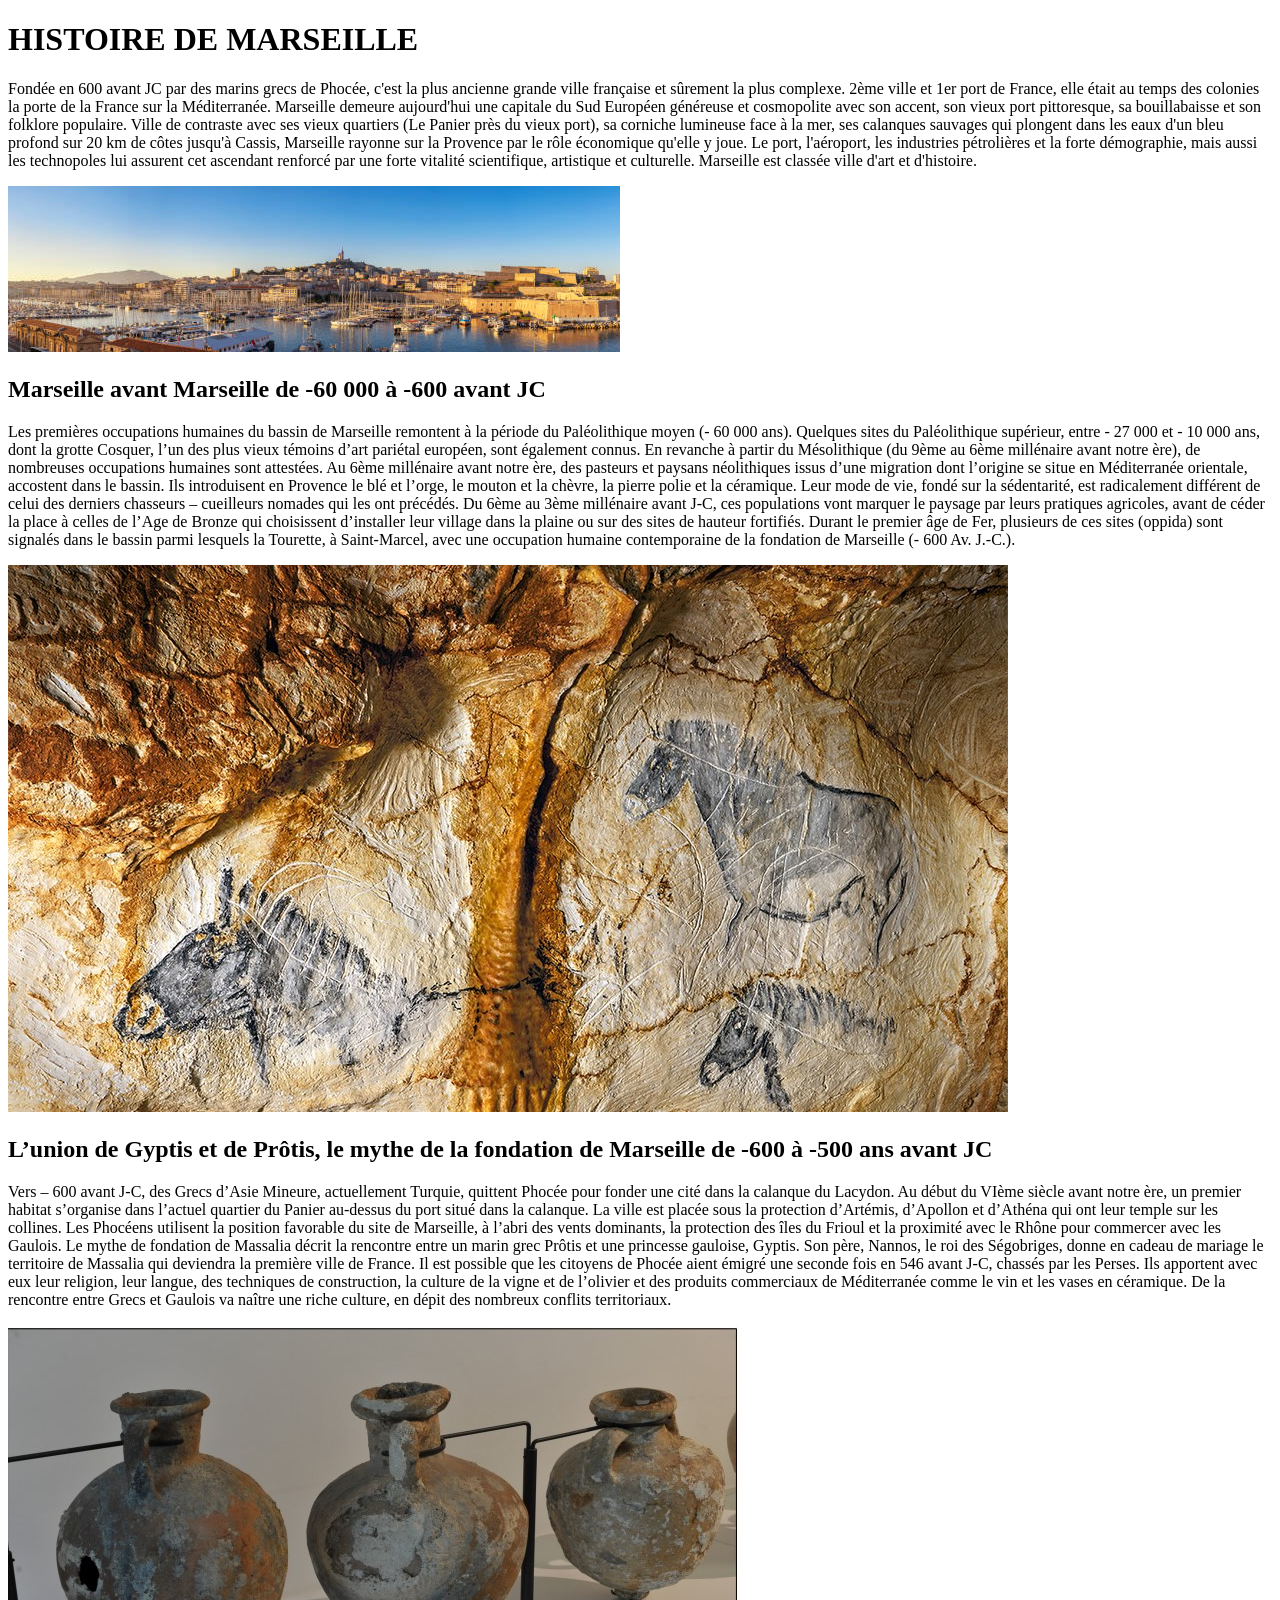
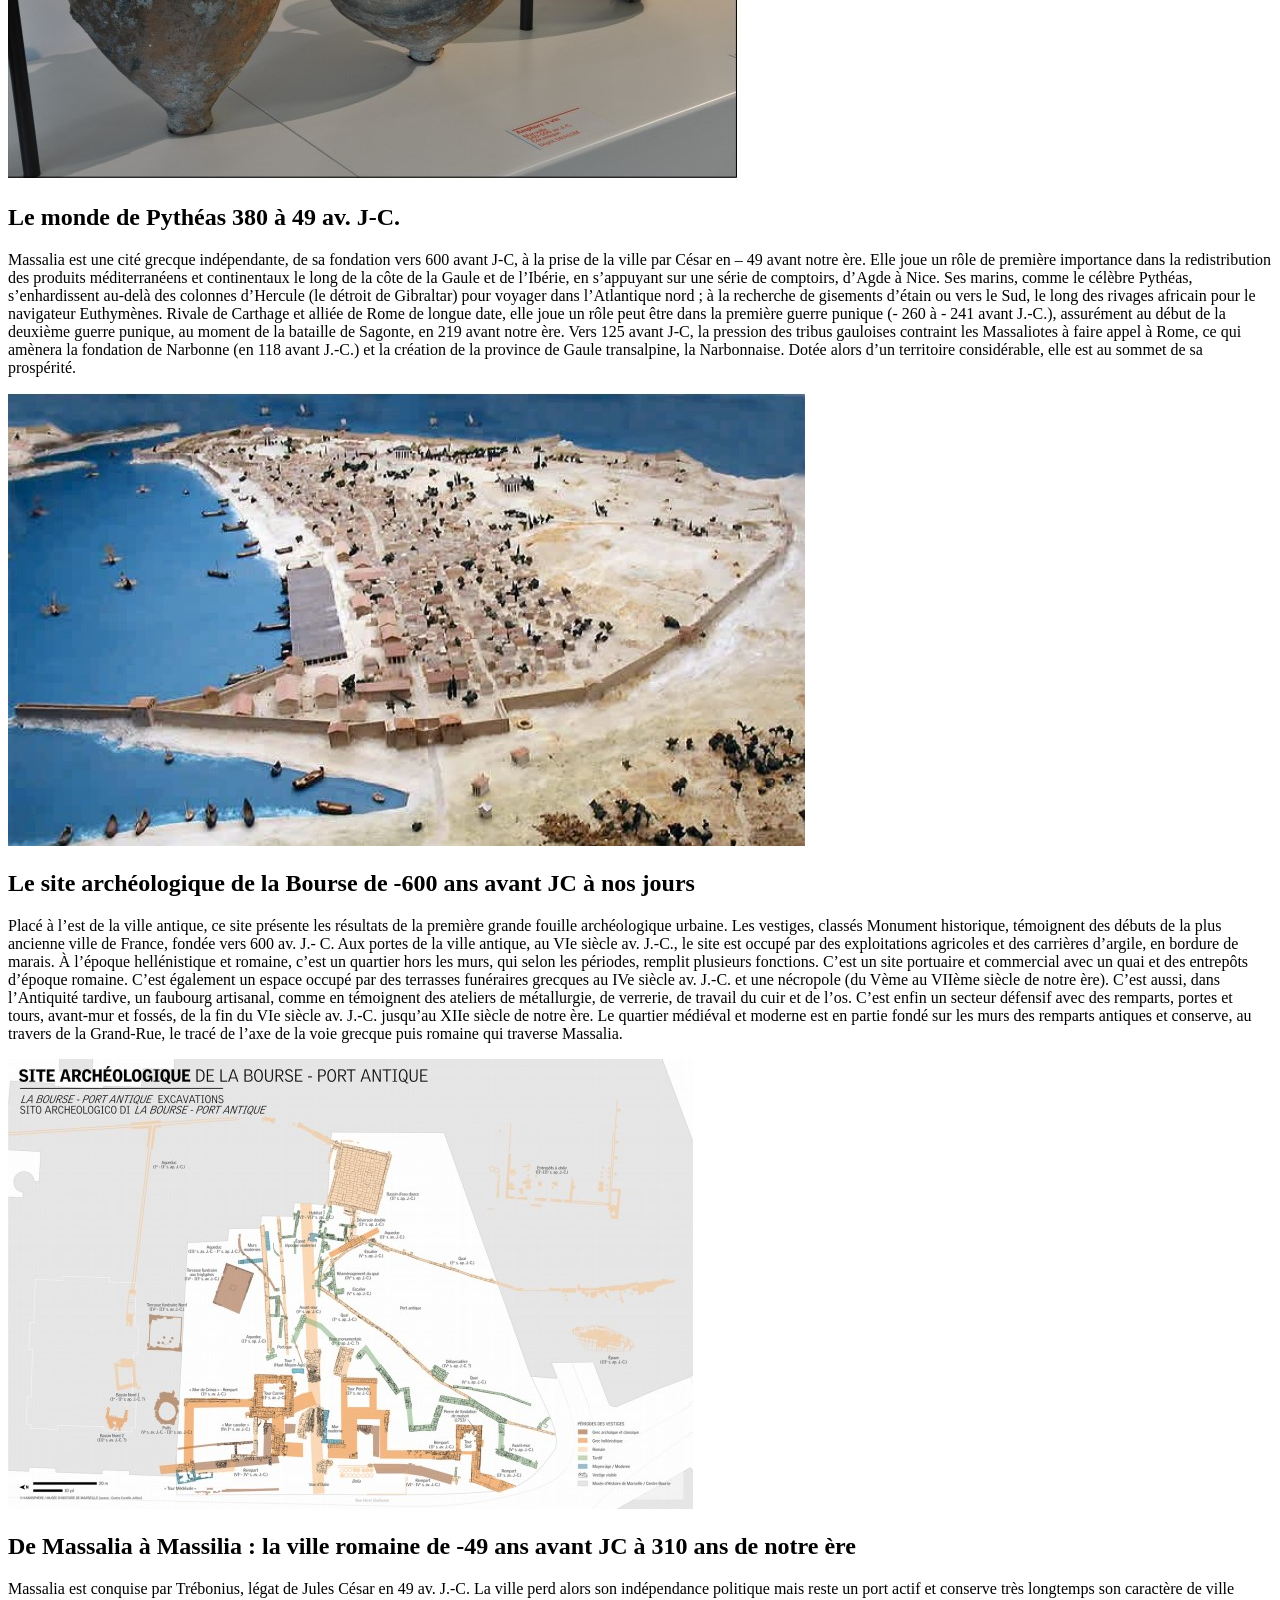
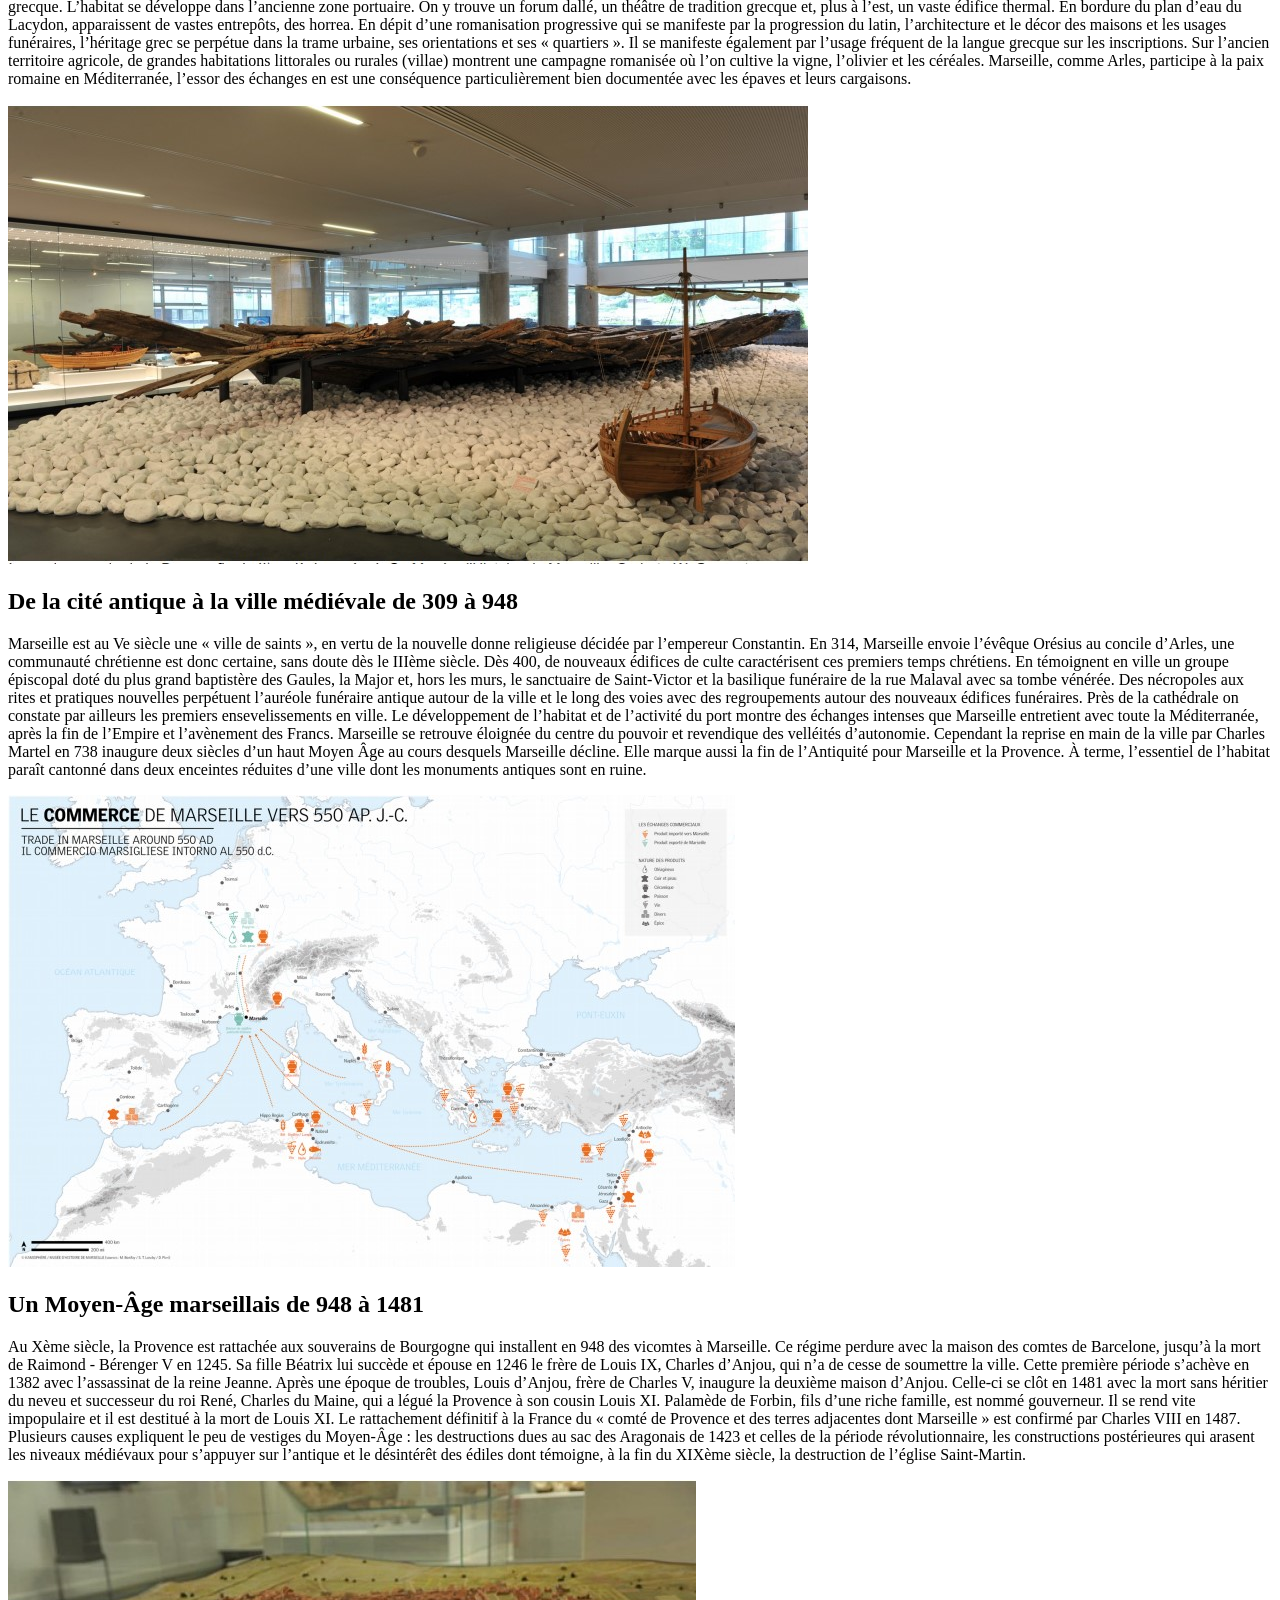
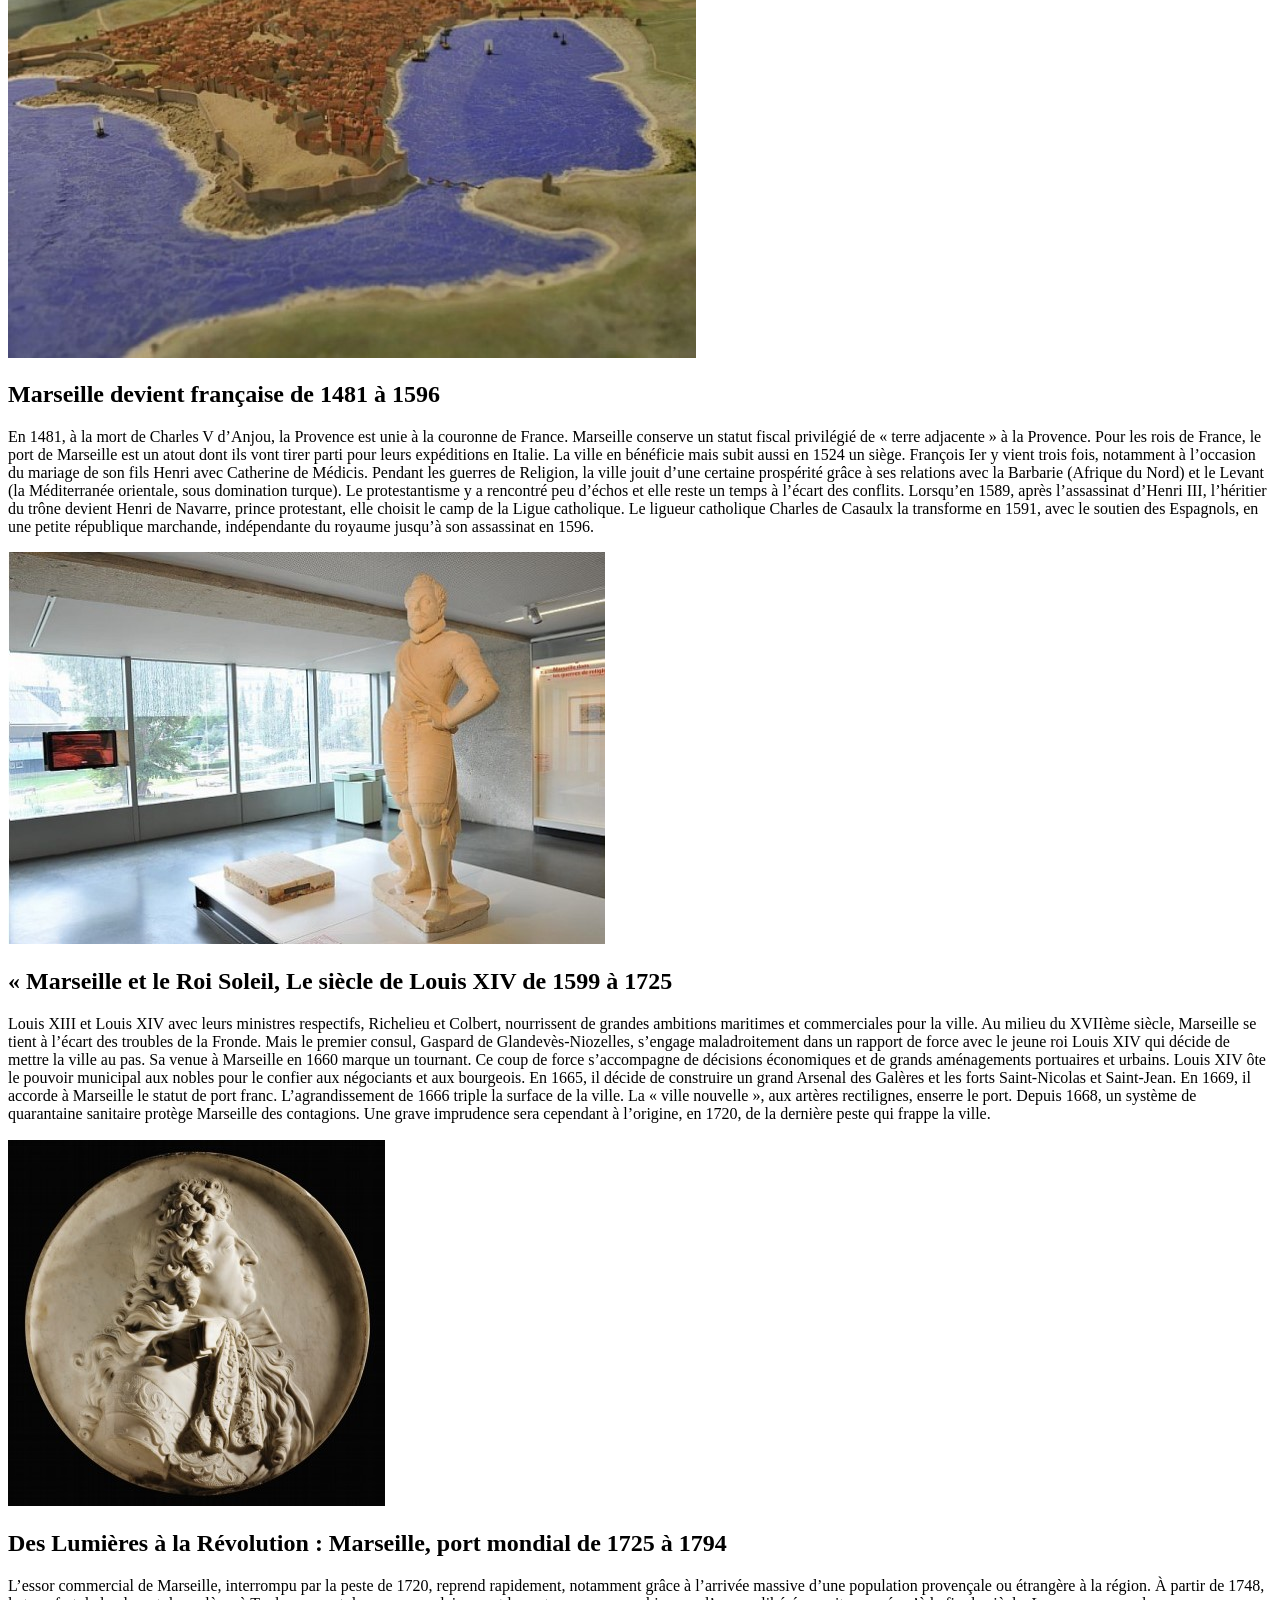
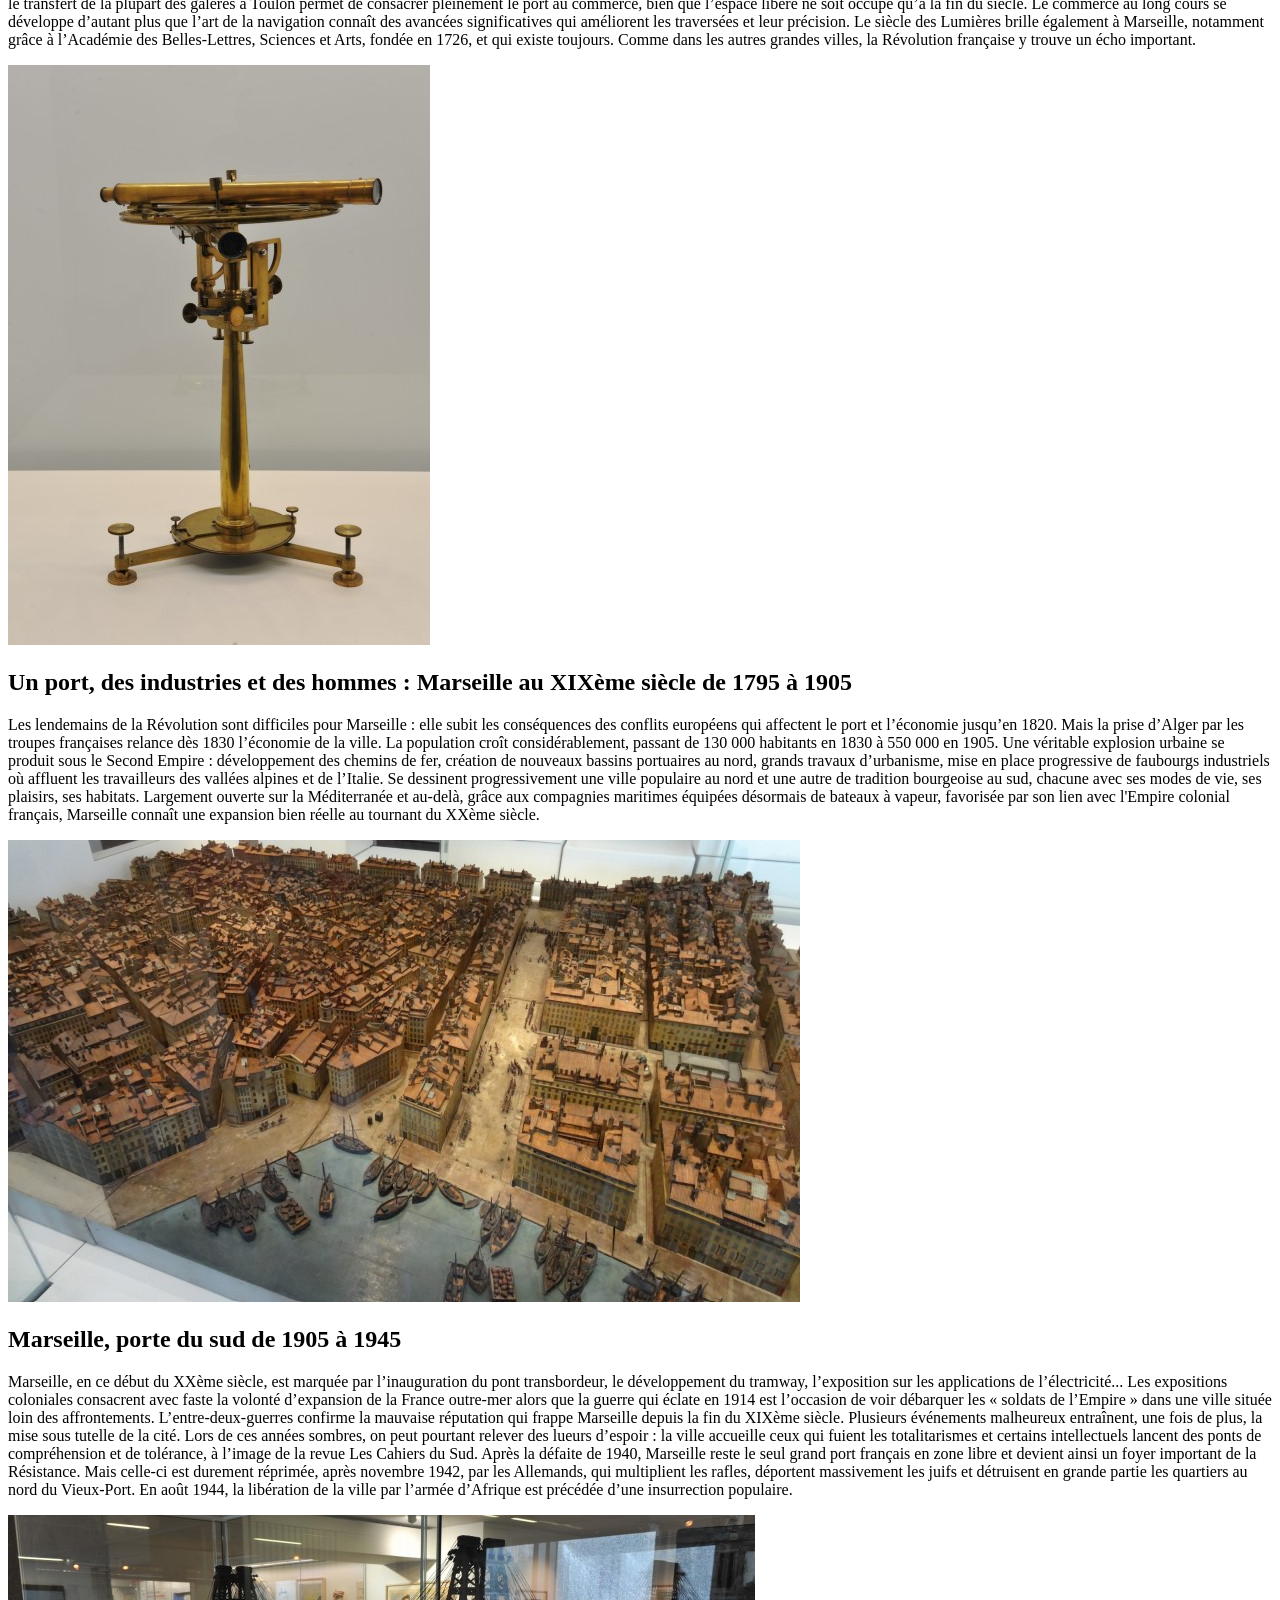
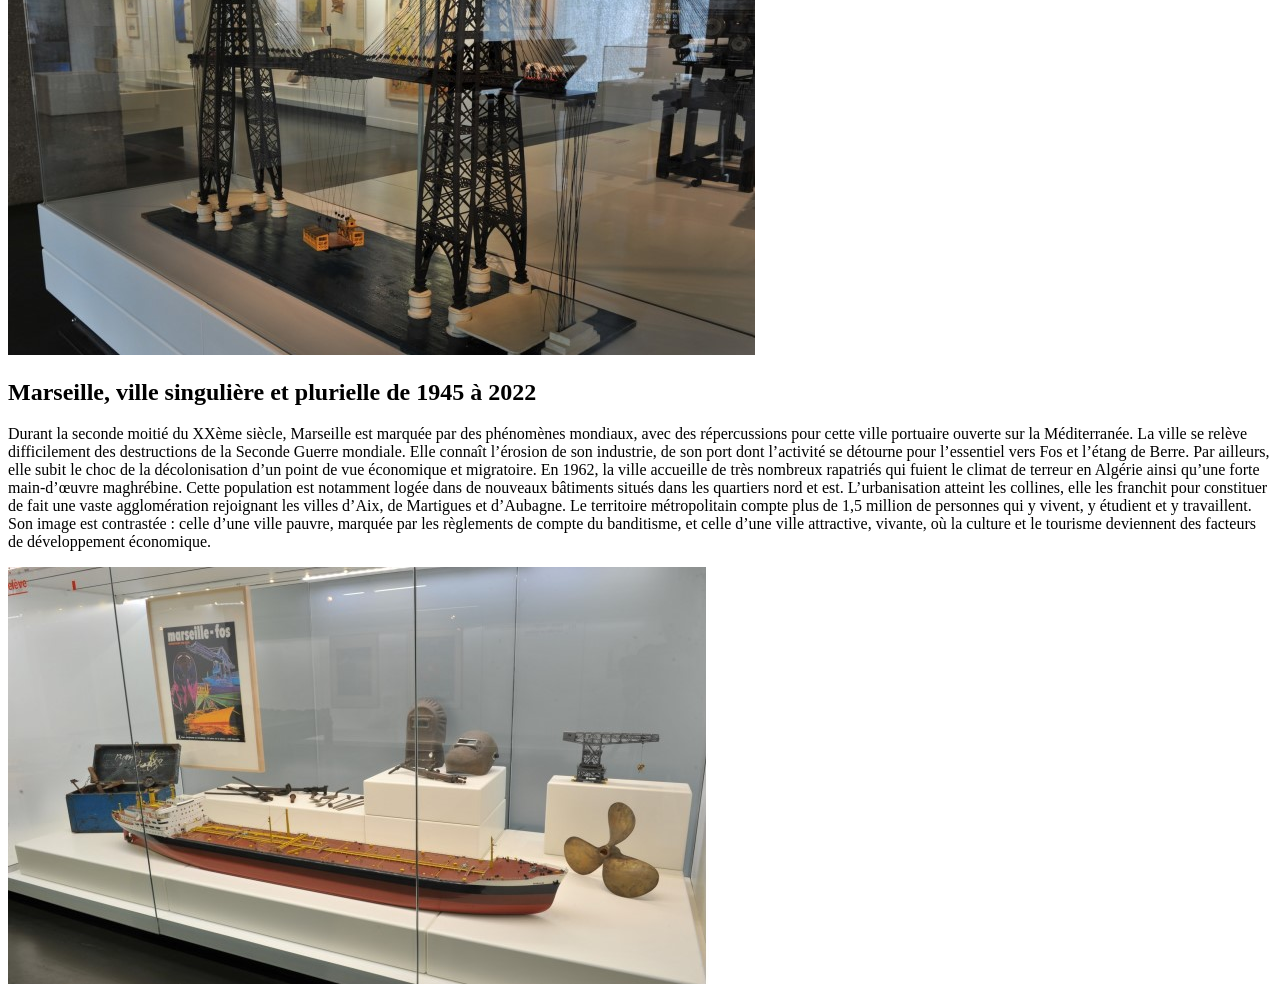
<file: marseillehistoire.html>
<!DOCTYPE html>
<html lang="en">
  <head>
    <meta charset="UTF-8" />
    <meta http-equiv="X-UA-Compatible" content="IE=edge" />
    <meta name="viewport" content="width=device-width, initial-scale=1.0" />
    <title>Documents</title>
  </head>
    <body>
        <h1>HISTOIRE DE MARSEILLE</h1>
        <!--titre histoire de marseille-->
        <p>Fondée en 600 avant JC par des marins grecs de Phocée, c'est la plus ancienne grande ville française et sûrement la plus complexe. 2ème ville et 1er port de France, elle était au temps des colonies la porte de la France sur la Méditerranée. Marseille demeure aujourd'hui une capitale du Sud Européen généreuse et cosmopolite avec son accent, son vieux port pittoresque, sa bouillabaisse et son folklore populaire. Ville de contraste avec ses vieux quartiers (Le Panier près du vieux port), sa corniche lumineuse face à la mer, ses calanques sauvages qui plongent dans les eaux d'un bleu profond sur 20 km de côtes jusqu'à Cassis, Marseille rayonne sur la Provence par le rôle économique qu'elle y joue. Le port, l'aéroport, les industries pétrolières et la forte démographie, mais aussi les technopoles lui assurent cet ascendant renforcé par une forte vitalité scientifique, artistique et culturelle. Marseille est classée ville d'art et d'histoire.
        </p>
        <img src="picsmarseille/marspic01.jpg">
        <!--présentation history of marseille-->
        <h2>Marseille avant Marseille de -60 000 à -600 avant JC</h2>
        <!--tittle before création of the town-->
        <p> Les premières occupations humaines du bassin de Marseille remontent à la
            période du Paléolithique moyen (- 60 000 ans). Quelques sites du Paléolithique
            supérieur, entre - 27 000 et - 10 000 ans, dont la grotte Cosquer, l’un des plus vieux
            témoins d’art pariétal européen, sont également connus.
            En revanche à partir du Mésolithique (du 9ème au 6ème millénaire avant notre ère), de
            nombreuses occupations humaines sont attestées. Au 6ème millénaire avant notre
            ère, des pasteurs et paysans néolithiques issus d’une migration dont l’origine se
            situe en Méditerranée orientale, accostent dans le bassin. Ils introduisent en
            Provence le blé et l’orge, le mouton et la chèvre, la pierre polie et la céramique.
            Leur mode de vie, fondé sur la sédentarité, est radicalement différent de celui des
            derniers chasseurs – cueilleurs nomades qui les ont précédés. Du 6ème au 3ème
            millénaire avant J-C, ces populations vont marquer le paysage par leurs pratiques
            agricoles, avant de céder la place à celles de l’Age de Bronze qui choisissent
            d’installer leur village dans la plaine ou sur des sites de hauteur fortifiés. Durant le
            premier âge de Fer, plusieurs de ces sites (oppida) sont signalés dans le bassin
            parmi lesquels la Tourette, à Saint-Marcel, avec une occupation humaine
            contemporaine de la fondation de Marseille (- 600 Av. J.-C.).
        </p>
        <img src="picsmarseille/00grottecosquer.jpg">
        <!--text before création of the town-->
        <h2> L’union de Gyptis et de Prôtis, le mythe de la fondation de Marseille de -600 à -500 ans avant JC</h2>
        <!--tittle about création of the town-->
        <p> Vers – 600 avant J-C, des Grecs d’Asie Mineure, actuellement Turquie, quittent Phocée
            pour fonder une cité dans la calanque du Lacydon. Au début du VIème siècle avant notre ère,
            un premier habitat s’organise dans l’actuel quartier du Panier au-dessus du port situé
            dans la calanque.
            La ville est placée sous la protection d’Artémis, d’Apollon et d’Athéna qui ont leur temple
            sur les collines. Les Phocéens utilisent la position favorable du site de Marseille, à l’abri
            des vents dominants, la protection des îles du Frioul et la proximité avec le Rhône pour
            commercer avec les Gaulois.
            Le mythe de fondation de Massalia décrit la rencontre entre un marin grec Prôtis et une
            princesse gauloise, Gyptis. Son père, Nannos, le roi des Ségobriges, donne en cadeau
            de mariage le territoire de Massalia qui deviendra la première ville de France. Il est
            possible que les citoyens de Phocée aient émigré une seconde fois en 546 avant J-C,
            chassés par les Perses. Ils apportent avec eux leur religion, leur langue, des techniques
            de construction, la culture de la vigne et de l’olivier et des produits commerciaux de
            Méditerranée comme le vin et les vases en céramique.
            De la rencontre entre Grecs et Gaulois va naître une riche culture, en dépit des
            nombreux conflits territoriaux.
        </p>
        <img src="picsmarseille/01amphore6sieclesavjc.jpg">
        <!--text about création of the town-->
        <h2>Le monde de Pythéas 380 à 49 av. J-C.</h2>
        <!--tittle when the town was created-->
        <p> Massalia est une cité grecque indépendante, de sa fondation vers 600 avant J-C, à la
            prise de la ville par César en – 49 avant notre ère. Elle joue un rôle de première
            importance dans la redistribution des produits méditerranéens et continentaux le long de la
            côte de la Gaule et de l’Ibérie, en s’appuyant sur une série de comptoirs, d’Agde à Nice.
            Ses marins, comme le célèbre Pythéas, s’enhardissent au-delà des colonnes d’Hercule (le
            détroit de Gibraltar) pour voyager dans l’Atlantique nord ; à la recherche de gisements
            d’étain ou vers le Sud, le long des rivages africain pour le navigateur Euthymènes.
            Rivale de Carthage et alliée de Rome de longue date, elle joue un rôle peut être dans la
            première guerre punique (- 260 à - 241 avant J.-C.), assurément au début de la deuxième
            guerre punique, au moment de la bataille de Sagonte, en 219 avant notre ère.
            Vers 125 avant J-C, la pression des tribus gauloises contraint les Massaliotes à faire appel
            à Rome, ce qui amènera la fondation de Narbonne (en 118 avant J.-C.) et la création de la
            province de Gaule transalpine, la Narbonnaise. Dotée alors d’un territoire considérable,
            elle est au sommet de sa prospérité.
        </p>
        <img src="picsmarseille/02marseille3siecleavjc.jpg">
        <!--text when the town was created-->
        <h2>Le site archéologique de la Bourse de -600 ans avant JC à nos jours</h2>
        <!--tittle beguining of the town-->
        <p>Placé à l’est de la ville antique, ce site présente les résultats de la première grande
            fouille archéologique urbaine. Les vestiges, classés Monument historique,
            témoignent des débuts de la plus ancienne ville de France, fondée vers 600 av. J.-
            C.
            Aux portes de la ville antique, au VIe siècle av. J.-C., le site est occupé par des
            exploitations agricoles et des carrières d’argile, en bordure de marais.
            À l’époque hellénistique et romaine, c’est un quartier hors les murs, qui selon les
            périodes, remplit plusieurs fonctions. C’est un site portuaire et commercial avec un
            quai et des entrepôts d’époque romaine. C’est également un espace occupé par
            des terrasses funéraires grecques au IVe siècle av. J.-C. et une nécropole (du Vème
            au VIIème siècle de notre ère). C’est aussi, dans l’Antiquité tardive, un faubourg
            artisanal, comme en témoignent des ateliers de métallurgie, de verrerie, de travail
            du cuir et de l’os. C’est enfin un secteur défensif avec des remparts, portes et tours,
            avant-mur et fossés, de la fin du VIe siècle av. J.-C. jusqu’au XIIe siècle de notre
            ère. Le quartier médiéval et moderne est en partie fondé sur les murs des remparts
            antiques et conserve, au travers de la Grand-Rue, le tracé de l’axe de la voie
            grecque puis romaine qui traverse Massalia.
        </p>
        <img src="picsmarseille/03sitearchdelabourse.jpg">
        <!--text beguining of the town-->
        <h2>De Massalia à Massilia : la ville romaine de -49 ans avant JC à 310 ans de notre ère</h2>
        <!--tittle when the town became a roman town-->
        <p> Massalia est conquise par Trébonius, légat de Jules César en 49 av. J.-C. La ville
            perd alors son indépendance politique mais reste un port actif et conserve très
            longtemps son caractère de ville grecque. L’habitat se développe dans l’ancienne
            zone portuaire.
            On y trouve un forum dallé, un théâtre de tradition grecque et, plus à l’est, un vaste
            édifice thermal. En bordure du plan d’eau du Lacydon, apparaissent de vastes
            entrepôts, des horrea. En dépit d’une romanisation progressive qui se manifeste
            par la progression du latin, l’architecture et le décor des maisons et les usages
            funéraires, l’héritage grec se perpétue dans la trame urbaine, ses orientations et
            ses « quartiers ». Il se manifeste également par l’usage fréquent de la langue
            grecque sur les inscriptions.
            Sur l’ancien territoire agricole, de grandes habitations littorales ou rurales (villae)
            montrent une campagne romanisée où l’on cultive la vigne, l’olivier et les céréales.
            Marseille, comme Arles, participe à la paix romaine en Méditerranée, l’essor des
            échanges en est une conséquence particulièrement bien documentée avec les
            épaves et leurs cargaisons.
        </p>
        <img src="picsmarseille/04navireromain2siecleapjc.jpg">
        <!--text when the town became a roman town-->
        <h2>De la cité antique à la ville médiévale de 309 à 948</h2>
        <!--tittle evolution of the town-->
        <p> Marseille est au Ve siècle une « ville de saints », en vertu de la nouvelle donne
            religieuse décidée par l’empereur Constantin. En 314, Marseille envoie l’évêque Orésius au
            concile d’Arles, une communauté chrétienne est donc certaine, sans doute dès le
            IIIème siècle.
            Dès 400, de nouveaux édifices de culte caractérisent ces premiers temps
            chrétiens.
            En témoignent en ville un groupe épiscopal doté du plus grand baptistère des
            Gaules, la Major et, hors les murs, le sanctuaire de Saint-Victor et la basilique
            funéraire de la rue Malaval avec sa tombe vénérée. Des nécropoles aux rites et
            pratiques nouvelles perpétuent l’auréole funéraire antique autour de la ville et le
            long des voies avec des regroupements autour des nouveaux édifices funéraires.
            Près de la cathédrale on constate par ailleurs les premiers ensevelissements en
            ville.
            Le développement de l’habitat et de l’activité du port montre des échanges intenses
            que Marseille entretient avec toute la Méditerranée, après la fin de l’Empire et
            l’avènement des Francs. Marseille se retrouve éloignée du centre du pouvoir et
            revendique des velléités d’autonomie.
            Cependant la reprise en main de la ville par Charles Martel en 738 inaugure deux
            siècles d’un haut Moyen Âge au cours desquels Marseille décline. Elle marque
            aussi la fin de l’Antiquité pour Marseille et la Provence. À terme, l’essentiel de
            l’habitat paraît cantonné dans deux enceintes réduites d’une ville dont les
            monuments antiques sont en ruine.
        </p>
        <img src="picsmarseille/05cartecommercemars5sieclesapjc.jpg">
        <!--text evolution of the town-->
        <h2>Un Moyen-Âge marseillais de 948 à 1481</h2>
        <!--tittle marseille during de middle age-->
        <p> Au Xème siècle, la Provence est rattachée aux souverains de Bourgogne qui
            installent en 948 des vicomtes à Marseille.
            Ce régime perdure avec la maison des comtes de Barcelone, jusqu’à la mort de
            Raimond - Bérenger V en 1245. Sa fille Béatrix lui succède et épouse en 1246 le
            frère de Louis IX, Charles d’Anjou, qui n’a de cesse de soumettre la ville. Cette
            première période s’achève en 1382 avec l’assassinat de la reine Jeanne.
            Après une époque de troubles, Louis d’Anjou, frère de Charles V, inaugure la
            deuxième maison d’Anjou. Celle-ci se clôt en 1481 avec la mort sans héritier du
            neveu et successeur du roi René, Charles du Maine, qui a légué la Provence à son
            cousin Louis XI.
            Palamède de Forbin, fils d’une riche famille, est nommé gouverneur. Il se rend vite
            impopulaire et il est destitué à la mort de Louis XI. Le rattachement définitif à la
            France du « comté de Provence et des terres adjacentes dont Marseille » est
            confirmé par Charles VIII en 1487.
            Plusieurs causes expliquent le peu de vestiges du Moyen-Âge : les destructions
            dues au sac des Aragonais de 1423 et celles de la période révolutionnaire, les
            constructions postérieures qui arasent les niveaux médiévaux pour s’appuyer sur
            l’antique et le désintérêt des édiles dont témoigne, à la fin du XIXème siècle, la
            destruction de l’église Saint-Martin.
        </p>
        <img src="picsmarseille/06marseillemoyenage.jpg">
        <!--text marseille during de middle age-->
        <h2>Marseille devient française de 1481 à 1596</h2>
        <!--tittle marseille after the middle age-->
        <p> En 1481, à la mort de Charles V d’Anjou, la Provence est unie à la couronne de
            France.
            Marseille conserve un statut fiscal privilégié de « terre adjacente » à la Provence.
            Pour les rois de France, le port de Marseille est un atout dont ils vont tirer parti pour
            leurs expéditions en Italie. La ville en bénéficie mais subit aussi en 1524 un siège.
            François Ier y vient trois fois, notamment à l’occasion du mariage de son fils Henri
            avec Catherine de Médicis.
            Pendant les guerres de Religion, la ville jouit d’une certaine prospérité grâce à ses
            relations avec la Barbarie (Afrique du Nord) et le Levant (la Méditerranée orientale,
            sous domination turque). Le protestantisme y a rencontré peu d’échos et elle reste
            un temps à l’écart des conflits. Lorsqu’en 1589, après l’assassinat d’Henri III,
            l’héritier du trône devient Henri de Navarre, prince protestant, elle choisit le camp
            de la Ligue catholique.
            Le ligueur catholique Charles de Casaulx la transforme en 1591, avec le soutien
            des Espagnols, en une petite république marchande, indépendante du royaume
            jusqu’à son assassinat en 1596.
        </p>
        <img src="picsmarseille/07statue17siecle.jpg">
        <!--text marseille after the middle age-->
        <h2>« Marseille et le Roi Soleil, Le siècle de Louis XIV de 1599 à 1725</h2>
        <!--tittle marseille at the age of Louis 14-->
        <p> Louis XIII et Louis XIV avec leurs ministres respectifs, Richelieu et Colbert, nourrissent
            de grandes ambitions maritimes et commerciales pour la ville. Au milieu du XVIIème
            siècle, Marseille se tient à l’écart des troubles de la Fronde. Mais le premier consul,
            Gaspard de Glandevès-Niozelles, s’engage maladroitement dans un rapport de force
            avec le jeune roi Louis XIV qui décide de mettre la ville au pas.
            Sa venue à Marseille en 1660 marque un tournant. Ce coup de force s’accompagne de
            décisions économiques et de grands aménagements portuaires et urbains. Louis XIV
            ôte le pouvoir municipal aux nobles pour le confier aux négociants et aux bourgeois.
            En 1665, il décide de construire un grand Arsenal des Galères et les forts Saint-Nicolas
            et Saint-Jean.
            En 1669, il accorde à Marseille le statut de port franc.
            L’agrandissement de 1666 triple la surface de la ville. La « ville nouvelle », aux artères
            rectilignes, enserre le port. Depuis 1668, un système de quarantaine sanitaire protège
            Marseille des contagions. Une grave imprudence sera cependant à l’origine, en 1720,
            de la dernière peste qui frappe la ville.
        </p>
        <img src="picsmarseille/08louis14.jpg">
        <!--text marseille at the age of Louis 14-->
        <h2>Des Lumières à la Révolution : Marseille, port mondial de 1725 à 1794</h2>
        <!--tittle marseille evolution step 01-->
        <p> L’essor commercial de Marseille, interrompu par la peste de 1720, reprend rapidement,
            notamment grâce à l’arrivée massive d’une population provençale ou étrangère à la
            région.
            À partir de 1748, le transfert de la plupart des galères à Toulon permet de consacrer
            pleinement le port au commerce, bien que l’espace libéré ne soit occupé qu’à la fin du
            siècle. Le commerce au long cours se développe d’autant plus que l’art de la navigation
            connaît des avancées significatives qui améliorent les traversées et leur précision.
            Le siècle des Lumières brille également à Marseille, notamment grâce à l’Académie des
            Belles-Lettres, Sciences et Arts, fondée en 1726, et qui existe toujours.
            Comme dans les autres grandes villes, la Révolution française y trouve un écho important.
        </p>
        <img src="picsmarseille/09cerclerepetiteur17siecle.jpg">
        <!--text marseille evolution step 01-->
        <h2>Un port, des industries et des hommes : Marseille au XIXème siècle de 1795 à 1905</h2>
        <!--tittle marseille evolution step 02-->
        <p> Les lendemains de la Révolution sont difficiles pour Marseille : elle subit les
            conséquences des conflits européens qui affectent le port et l’économie jusqu’en
            1820.
            Mais la prise d’Alger par les troupes françaises relance dès 1830 l’économie de la
            ville.
            La population croît considérablement, passant de 130 000 habitants en 1830 à 550
            000 en 1905. Une véritable explosion urbaine se produit sous le Second Empire :
            développement des chemins de fer, création de nouveaux bassins portuaires au
            nord, grands travaux d’urbanisme, mise en place progressive de faubourgs
            industriels où affluent les travailleurs des vallées alpines et de l’Italie.
            Se dessinent progressivement une ville populaire au nord et une autre de tradition
            bourgeoise au sud, chacune avec ses modes de vie, ses plaisirs, ses habitats.
            Largement ouverte sur la Méditerranée et au-delà, grâce aux compagnies
            maritimes équipées désormais de bateaux à vapeur, favorisée par son lien avec
            l'Empire colonial français, Marseille connaît une expansion bien réelle au tournant
            du XXème siècle.
        </p>
        <img src="picsmarseille/10marseille1850.jpg">
        <!--text marseille evolution step 02-->
        <h2>Marseille, porte du sud de 1905 à 1945</h2>
        <!--tittle marseille evolution step 03-->
        <p> Marseille, en ce début du XXème siècle, est marquée par l’inauguration du pont
            transbordeur, le développement du tramway, l’exposition sur les applications
            de l’électricité... Les expositions coloniales consacrent avec faste la volonté
            d’expansion de la France outre-mer alors que la guerre qui éclate en 1914 est
            l’occasion de voir débarquer les « soldats de l’Empire » dans une ville située
            loin des affrontements.
            L’entre-deux-guerres confirme la mauvaise réputation qui frappe Marseille
            depuis la fin du XIXème siècle. Plusieurs événements malheureux entraînent,
            une fois de plus, la mise sous tutelle de la cité. Lors de ces années sombres,
            on peut pourtant relever des lueurs d’espoir : la ville accueille ceux qui fuient
            les totalitarismes et certains intellectuels lancent des ponts de compréhension
            et de tolérance, à l’image de la revue Les Cahiers du Sud.
            Après la défaite de 1940, Marseille reste le seul grand port français en zone
            libre et devient ainsi un foyer important de la Résistance. Mais celle-ci est
            durement réprimée, après novembre 1942, par les Allemands, qui multiplient
            les rafles, déportent massivement les juifs et détruisent en grande partie les
            quartiers au nord du Vieux-Port.
            En août 1944, la libération de la ville par l’armée d’Afrique est précédée d’une
            insurrection populaire.
        </p>
        <img src="picsmarseille/11transbordeur20siecle.jpg">
        <!--tittle marseille evolution step 03-->
        <h2>Marseille, ville singulière et plurielle de 1945 à 2022</h2>
        <!--tittle marseille evolution step 04-->
        <p> Durant la seconde moitié du XXème siècle, Marseille est marquée par des
            phénomènes mondiaux, avec des répercussions pour cette ville portuaire ouverte
            sur la Méditerranée.
            La ville se relève difficilement des destructions de la Seconde Guerre mondiale.
            Elle connaît l’érosion de son industrie, de son port dont l’activité se détourne pour
            l’essentiel vers Fos et l’étang de Berre.
            Par ailleurs, elle subit le choc de la décolonisation d’un point de vue économique et
            migratoire. En 1962, la ville accueille de très nombreux rapatriés qui fuient le climat
            de terreur en Algérie ainsi qu’une forte main-d’œuvre maghrébine. Cette population
            est notamment logée dans de nouveaux bâtiments situés dans les quartiers nord et
            est. L’urbanisation atteint les collines, elle les franchit pour constituer de fait une
            vaste agglomération rejoignant les villes d’Aix, de Martigues et d’Aubagne. Le
            territoire métropolitain compte plus de 1,5 million de personnes qui y vivent, y
            étudient et y travaillent.
            Son image est contrastée : celle d’une ville pauvre, marquée par les règlements de
            compte du banditisme, et celle d’une ville attractive, vivante, où la culture et le
            tourisme deviennent des facteurs de développement économique.
        </p>
        <img src="picsmarseille/12petroliermarseillefos20siecle.jpg">
        </body>
</html>
</file>
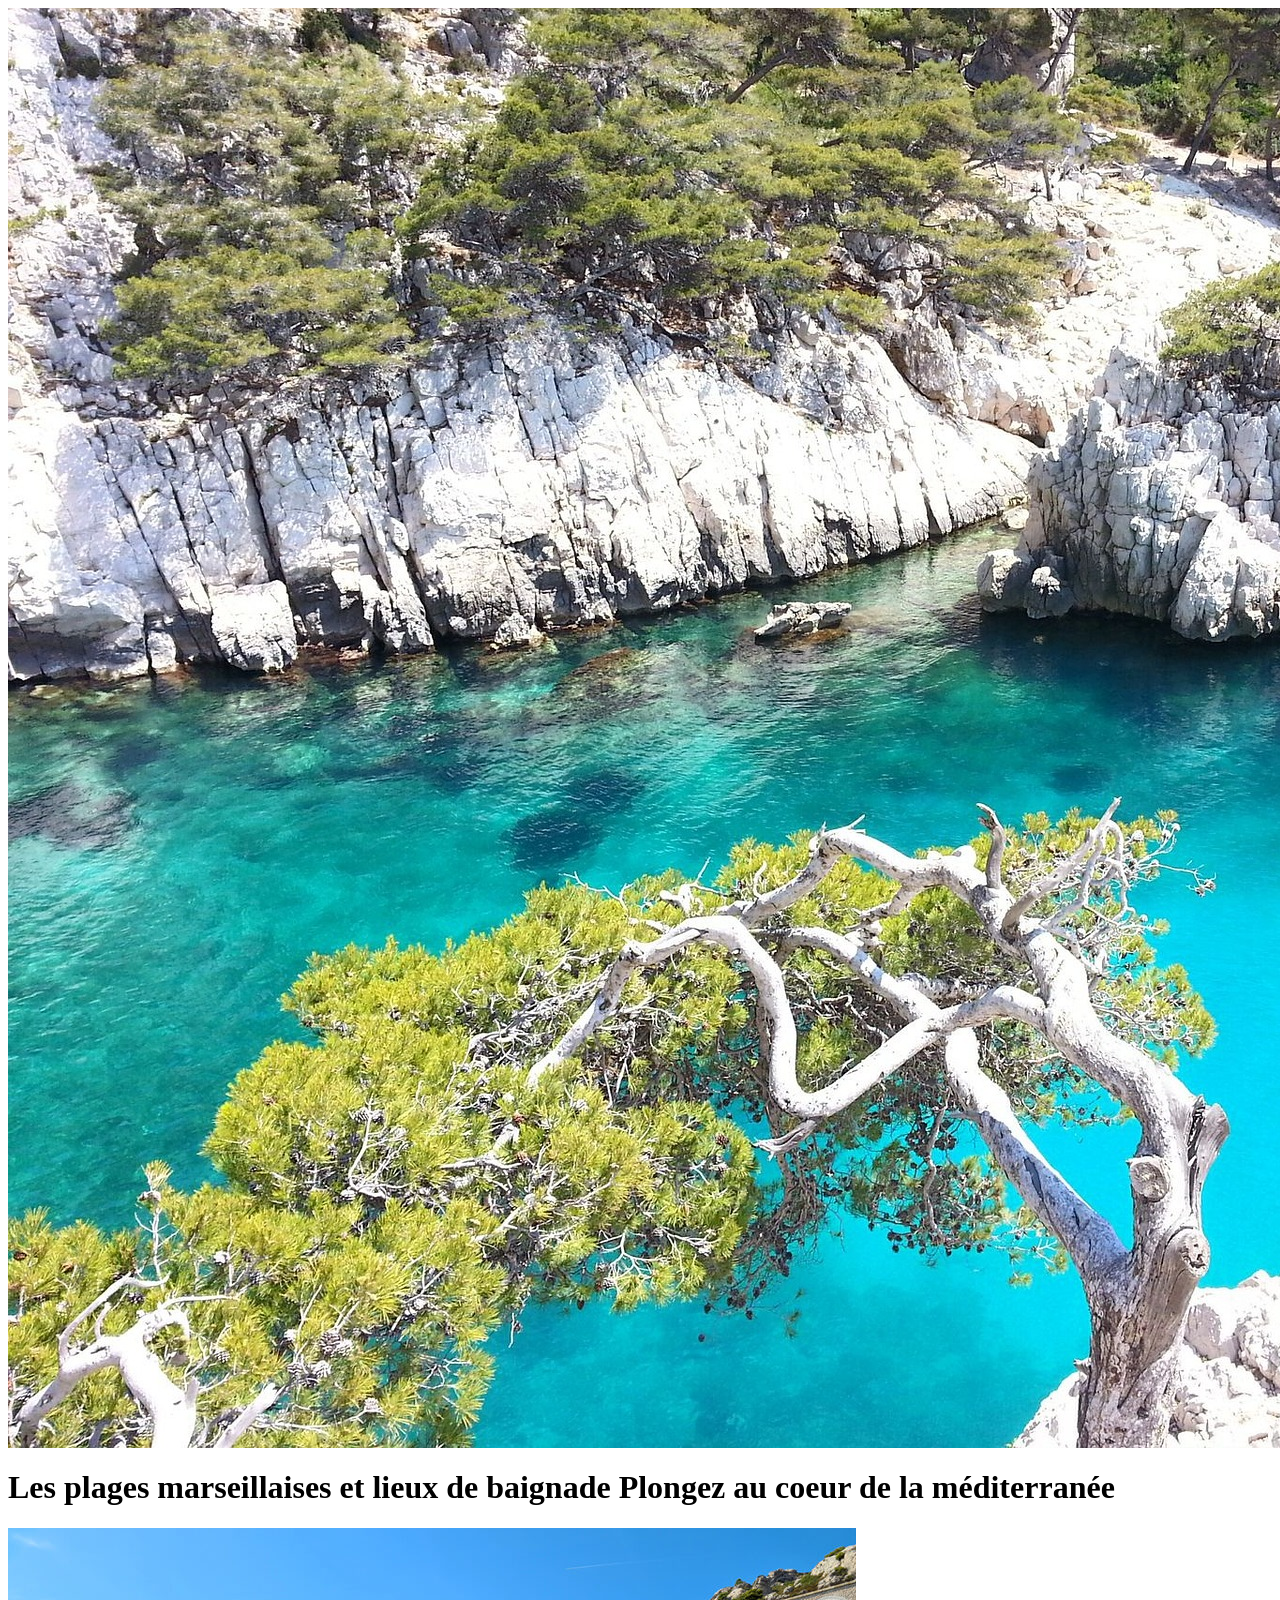
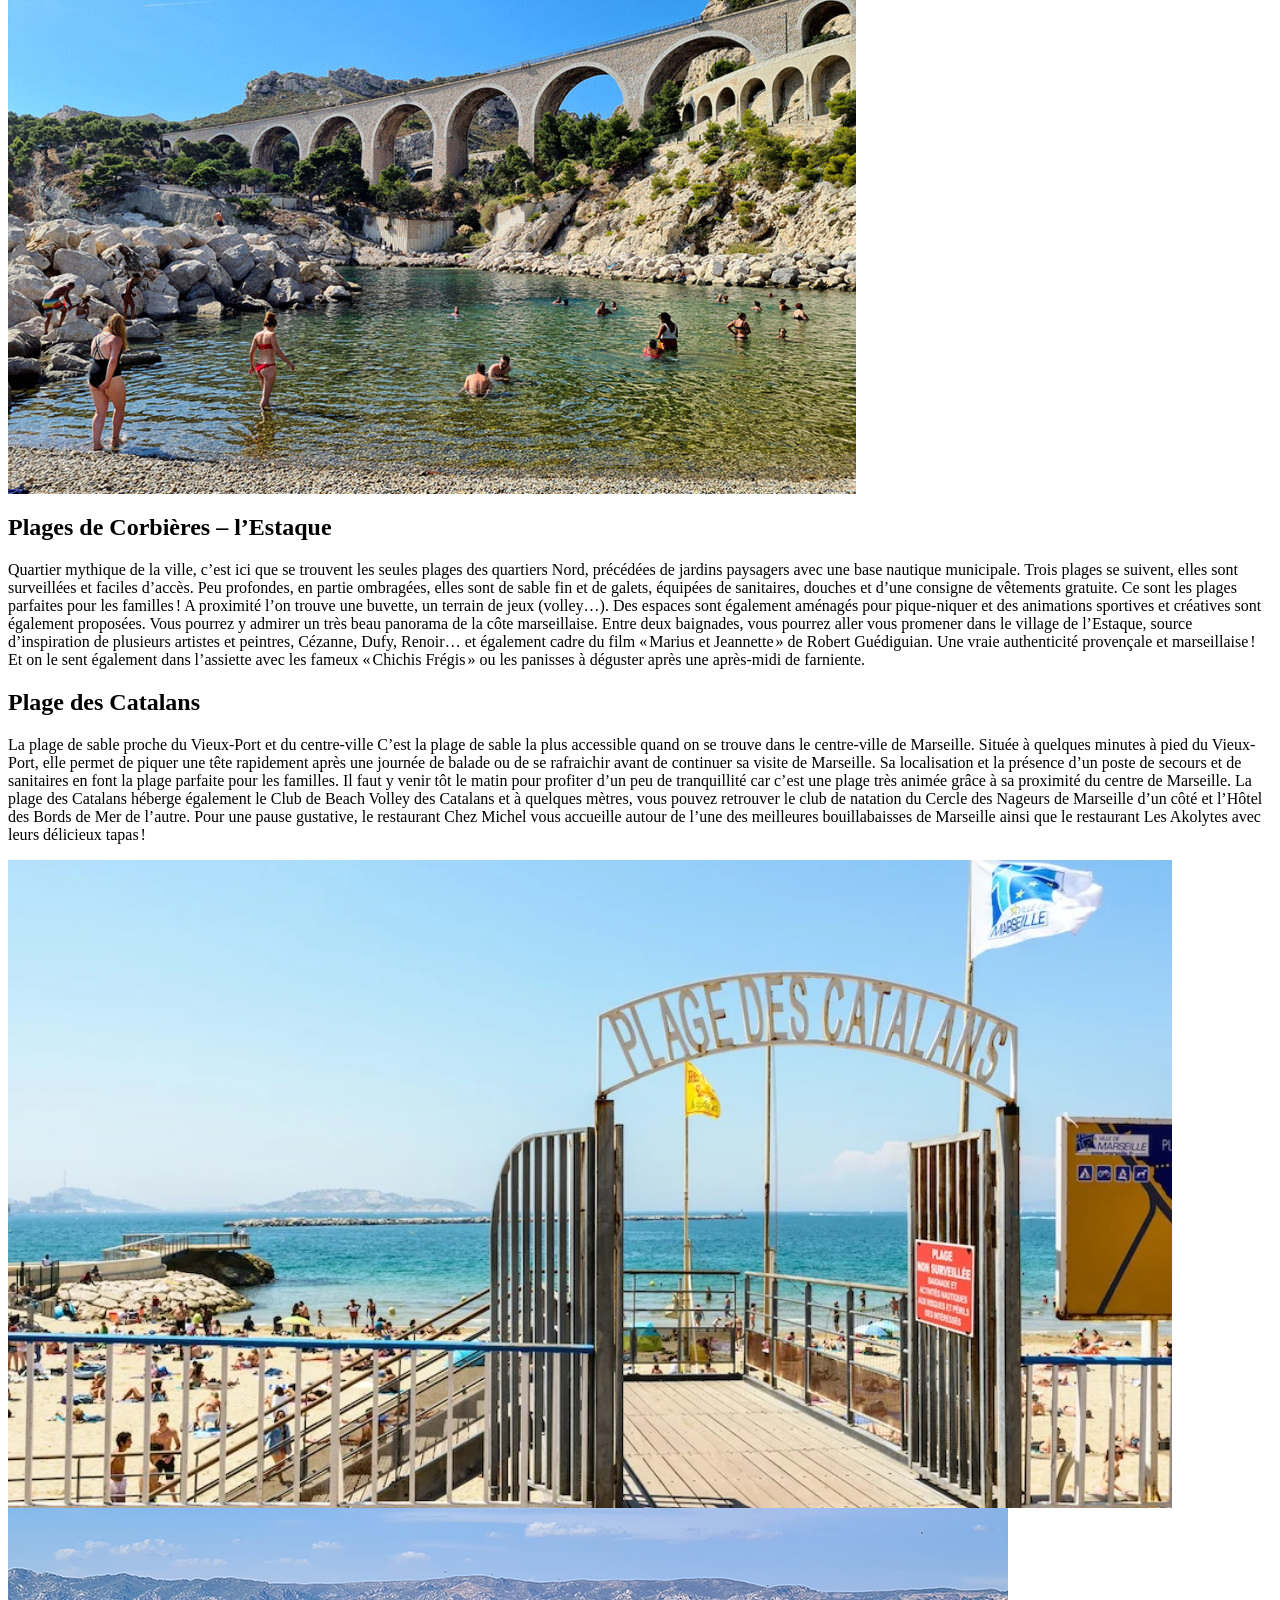
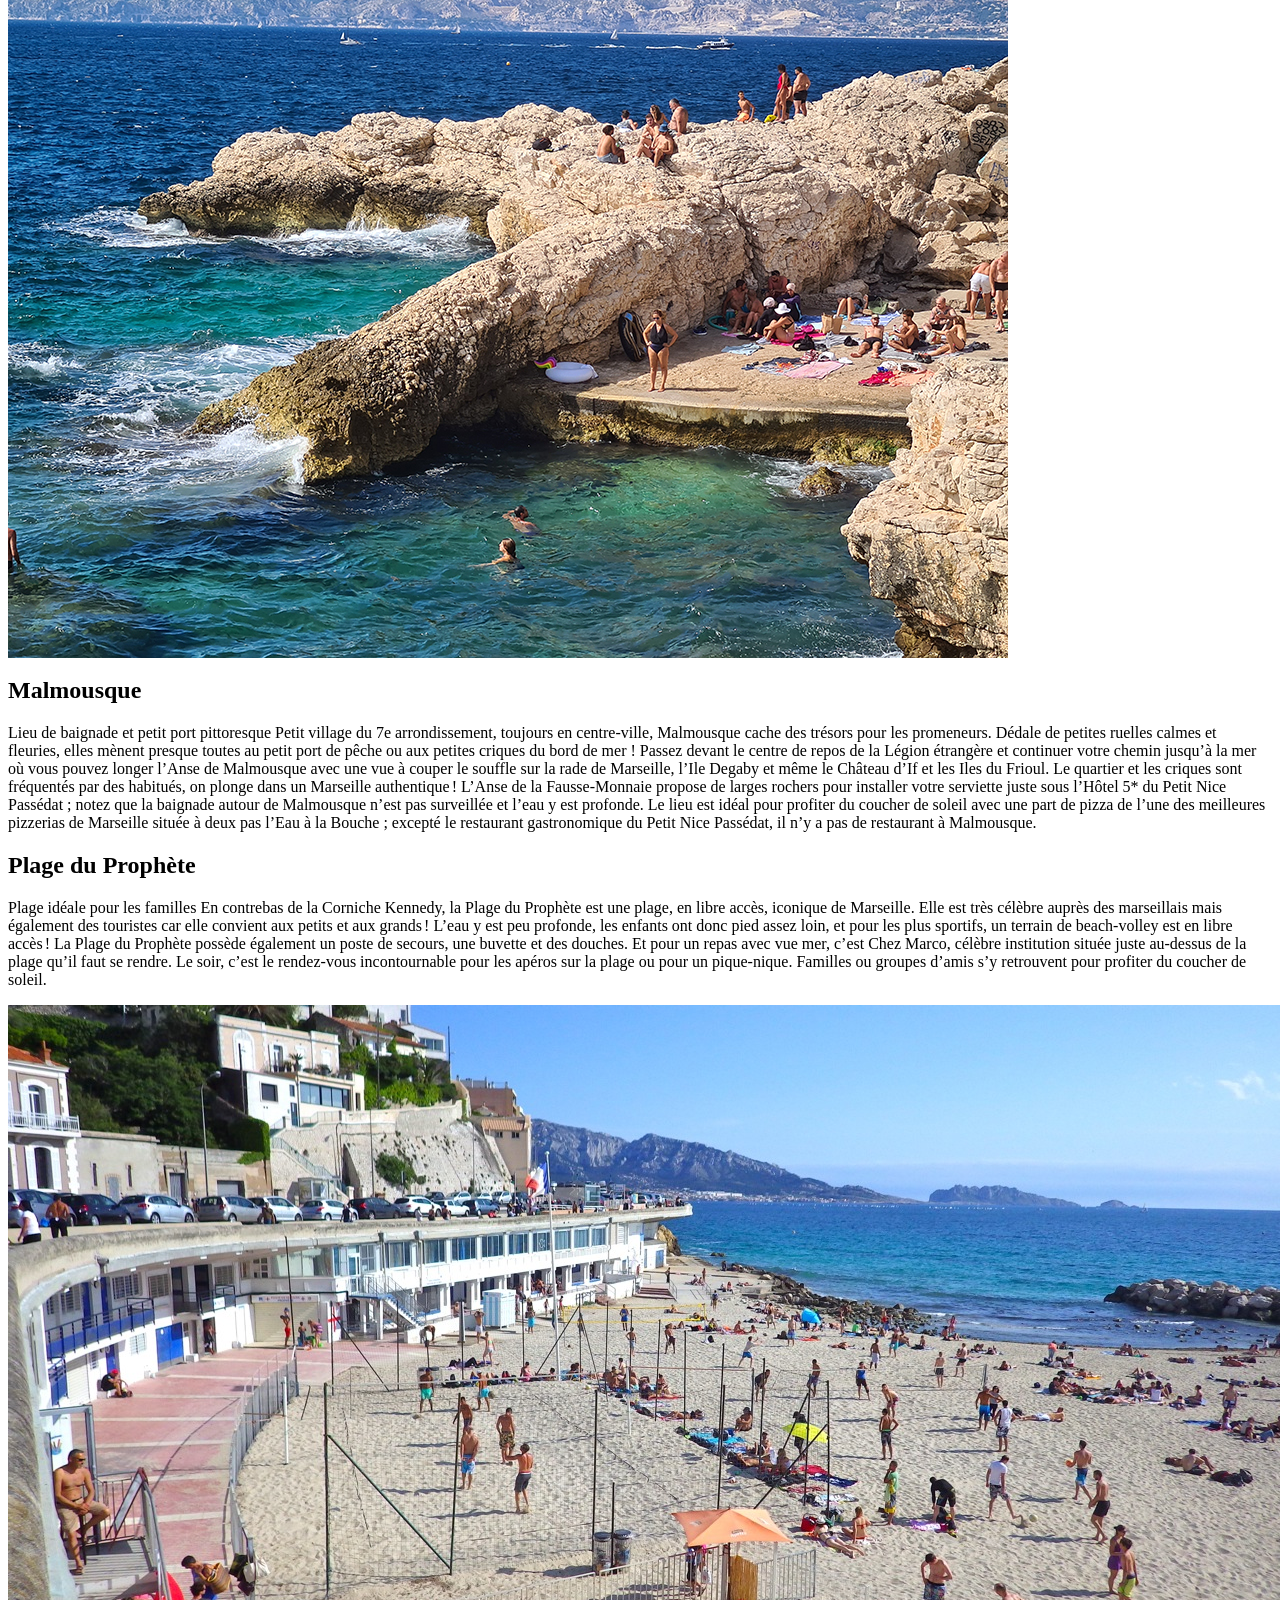
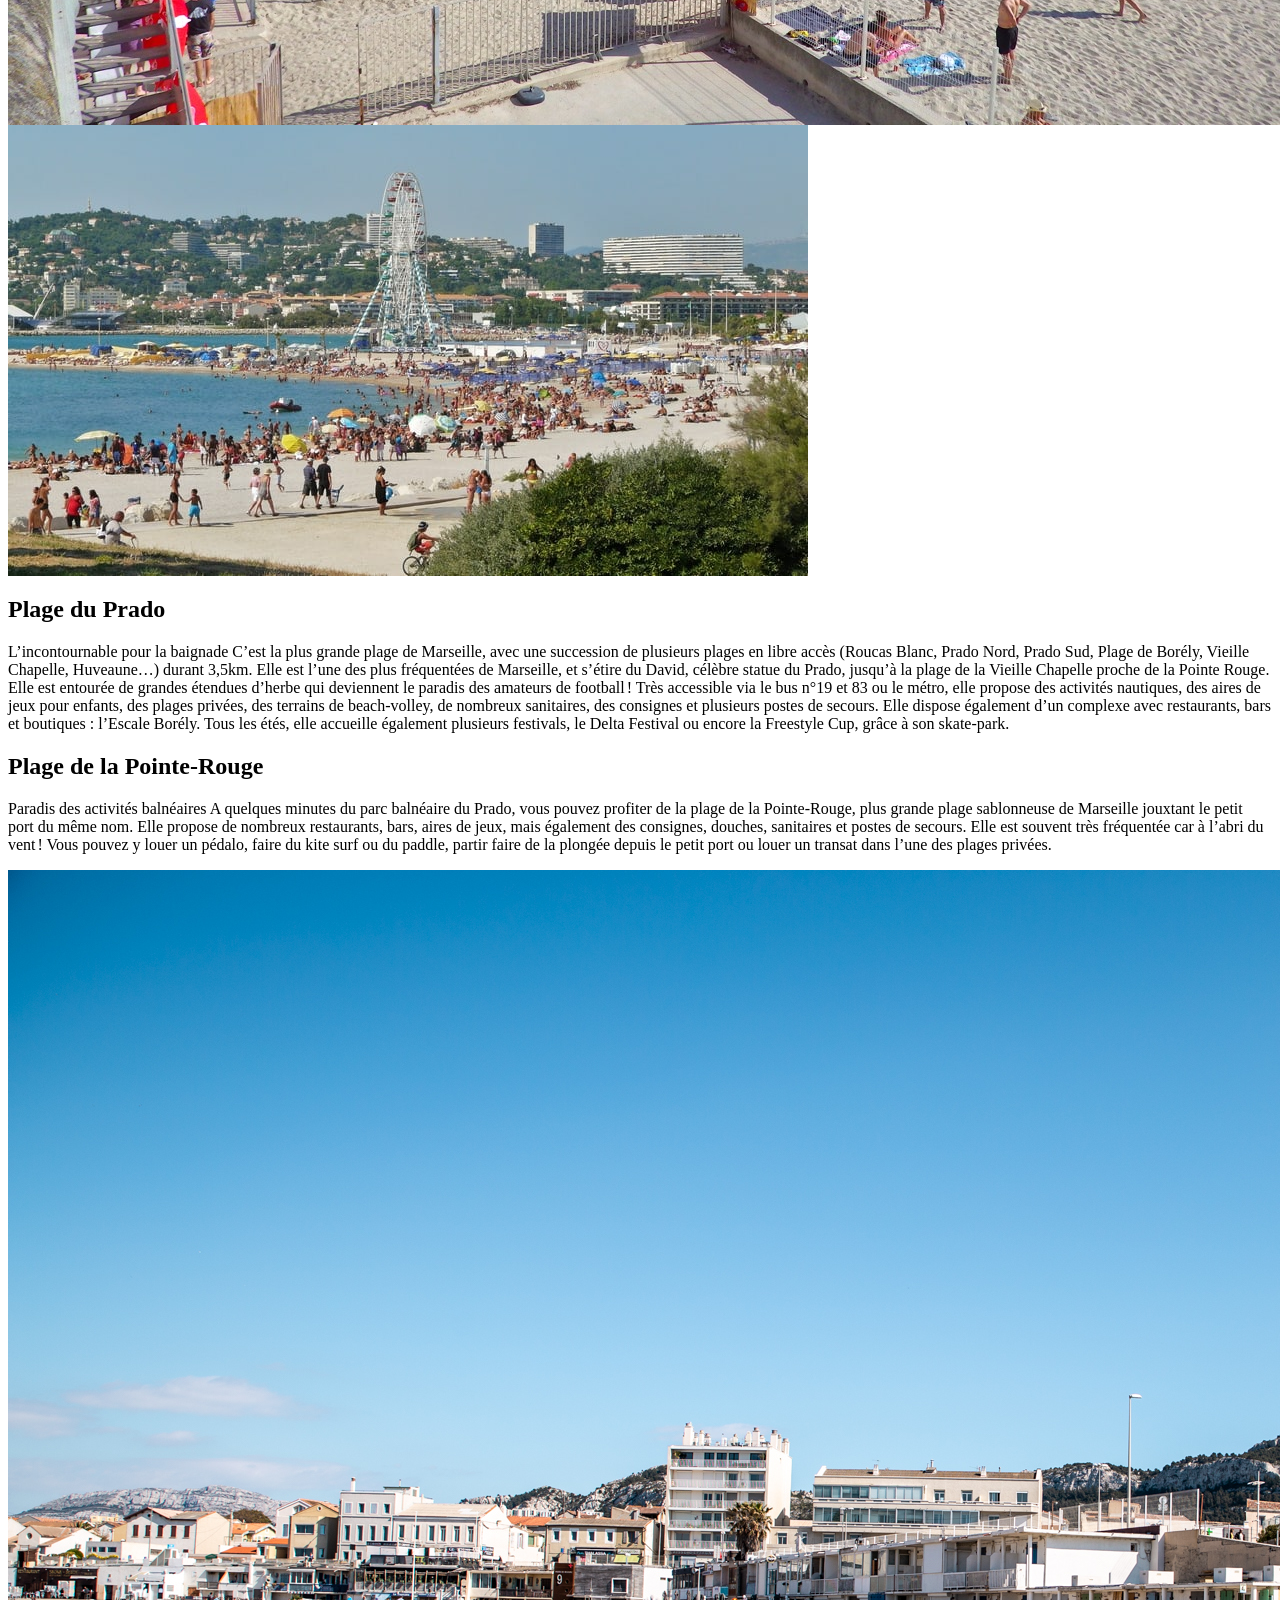
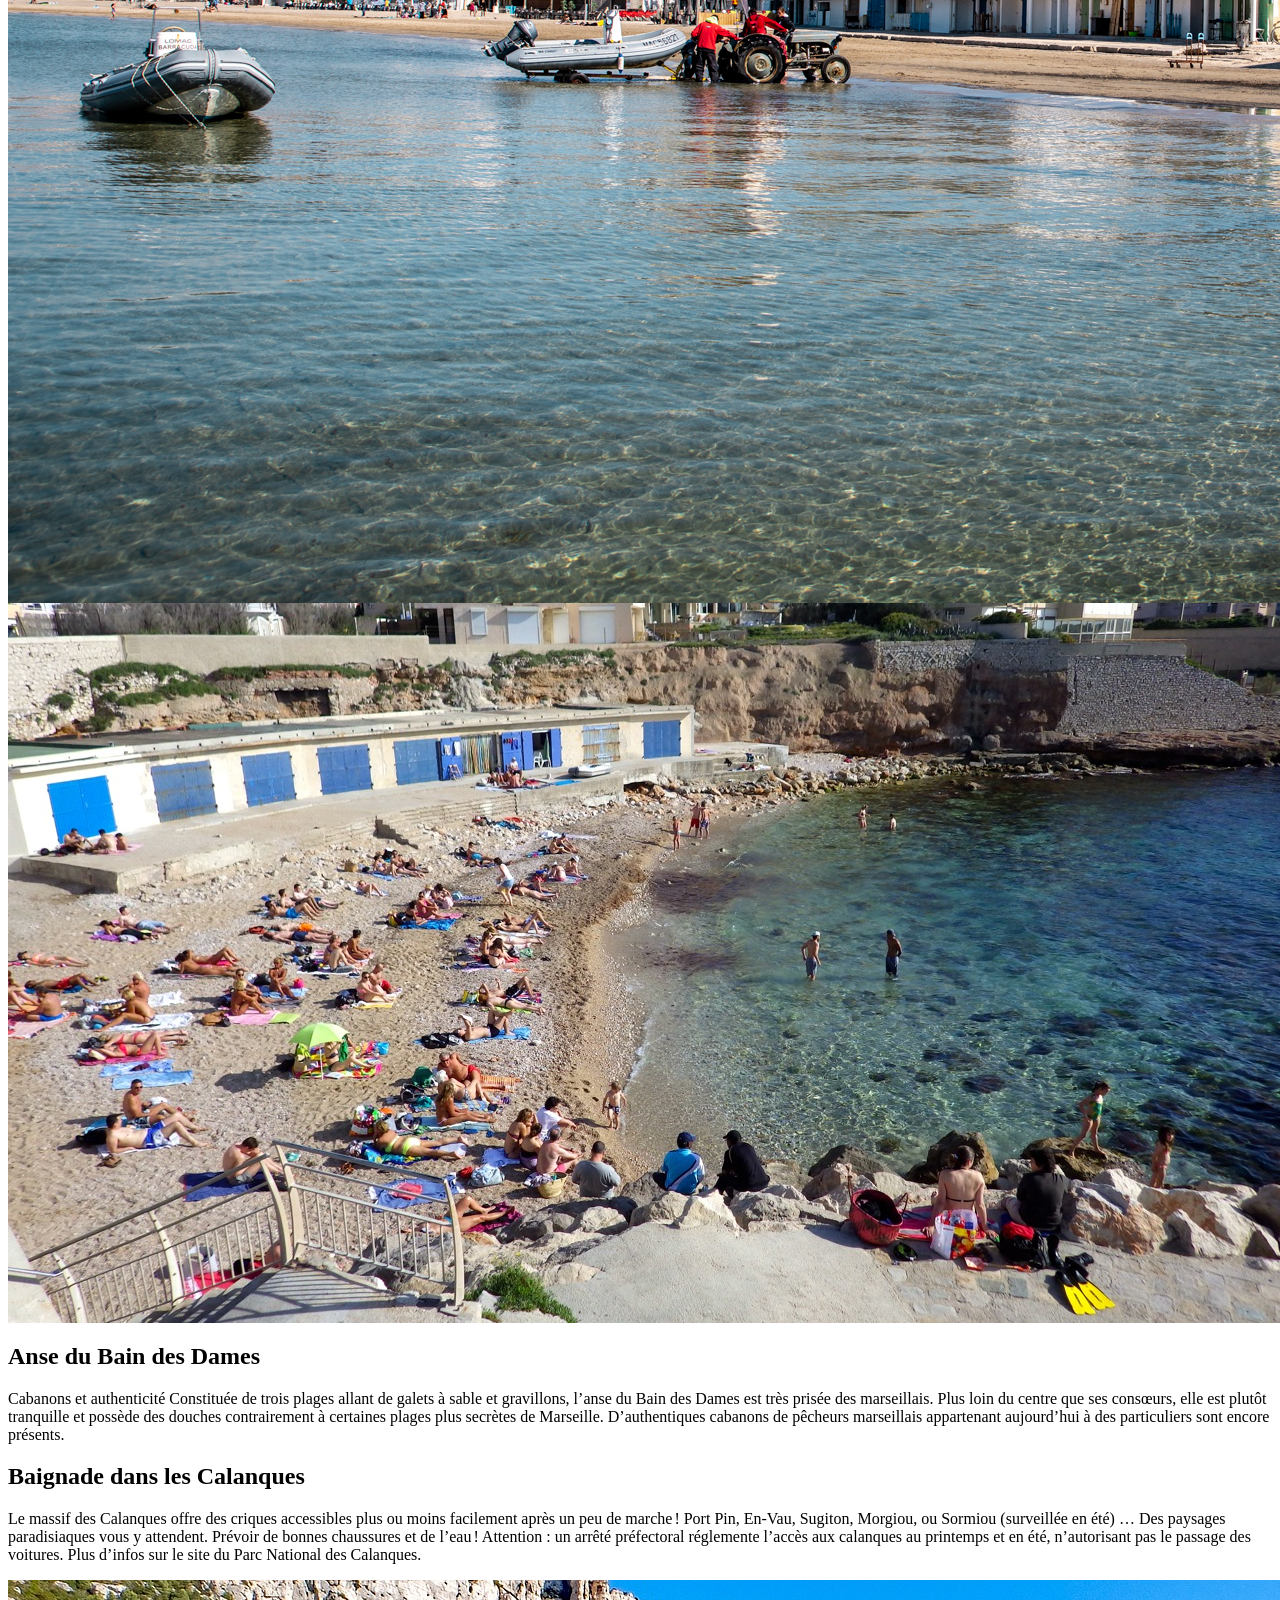
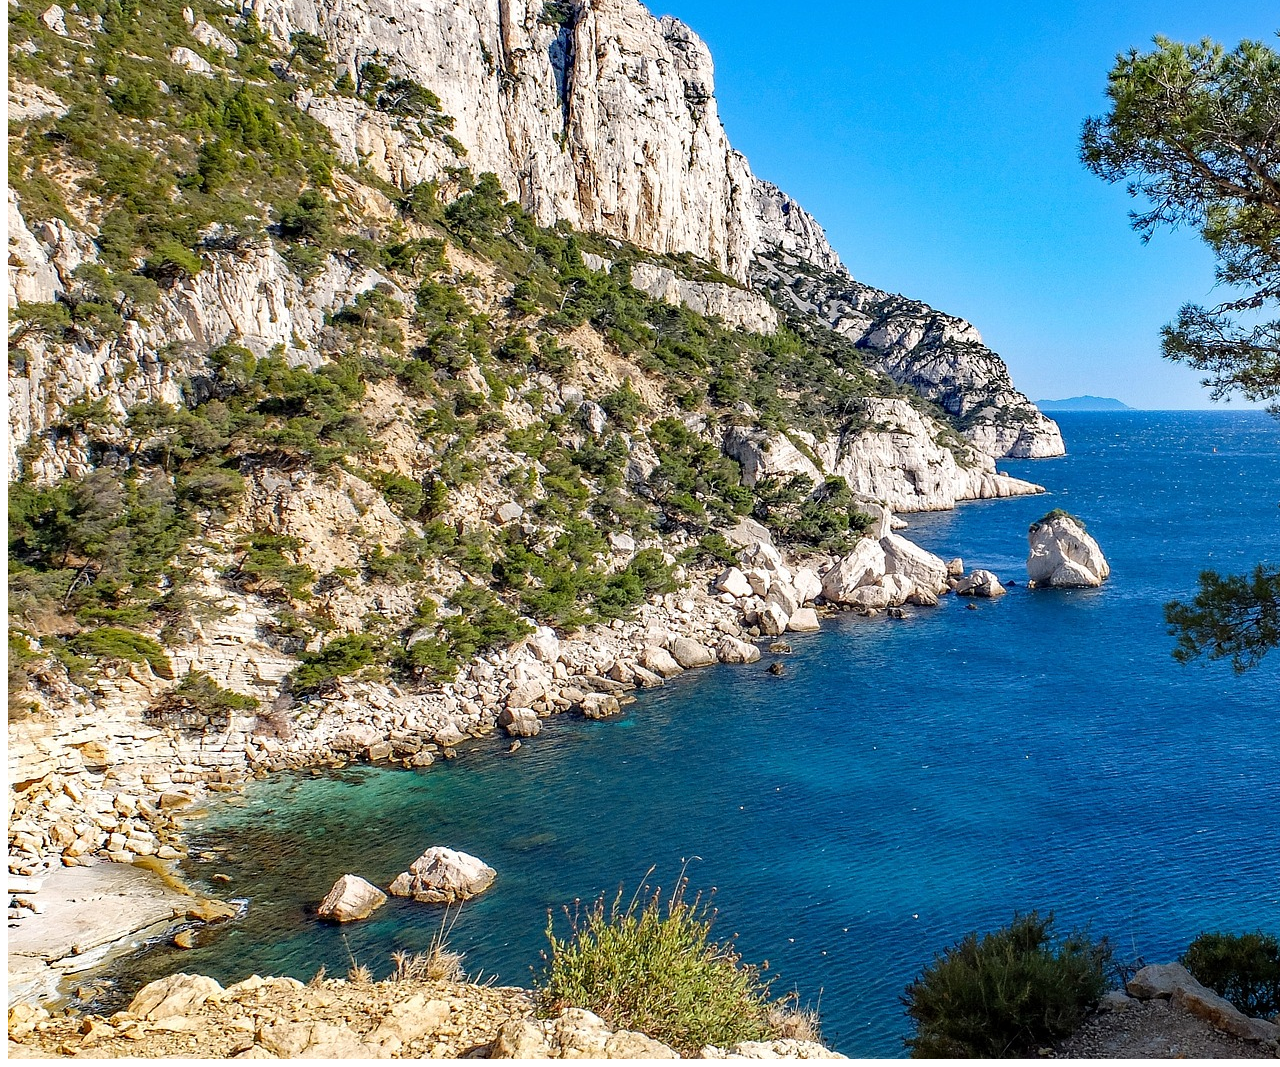
<file: marseillePlages.html>
<html>
    <head></head>
    <body>
        <main>
            <header>
                <!-- image for the presentation of the page -->
                <img src="images/creeks-1981206_1920.jpg">

                <!-- title centered in the first image -->
                <h1>Les plages marseillaises et lieux de baignade
                    Plongez au coeur de la méditerranée</h1>
            </header>

            <!--  ALL OF THE BEACHS IN MARSEILLE -->
            <div>

                <!-- PLAGE CORBIERE -->
                <div>

                     <!-- image of plage corbiere -->
                     <img src="images/plages-de-corbiere.jpg">

                    <!--  title of plage corbiere -->
                    <h2>Plages de Corbières – l’Estaque</h2>

                    <!-- text about plage corbiere -->
                    <p>
                        Quartier mythique de la ville, c’est ici que se trouvent les seules plages des quartiers Nord, précédées de jardins paysagers avec une base nautique municipale. Trois plages se suivent, elles sont surveillées et faciles d’accès. Peu profondes, en partie ombragées, elles sont de sable fin et de galets, équipées de sanitaires, douches et d’une consigne de vêtements gratuite. Ce sont les plages parfaites pour les familles ! A proximité l’on trouve une buvette, un terrain de jeux (volley…). Des espaces sont également aménagés pour pique-niquer et des animations sportives et créatives sont également proposées.
                        Vous pourrez y admirer un très beau panorama de la côte marseillaise.
                        Entre deux baignades, vous pourrez aller vous promener dans le village de l’Estaque, source d’inspiration de plusieurs artistes et peintres, Cézanne, Dufy, Renoir… et également cadre du film « Marius et Jeannette » de Robert Guédiguian. Une vraie authenticité provençale et marseillaise !
                        Et on le sent également dans l’assiette avec les fameux « Chichis Frégis » ou les panisses à déguster après une après-midi de farniente.
                    </p>
                </div>

                <!-- PLAGE DES CATALANS -->
                <div>

                    <!--  title of plage des catalans -->
                    <h2> Plage des Catalans</h2>

                        <!-- text about plage des catalans -->
                        <p>
                        La plage de sable proche du Vieux-Port et du centre-ville  
                        C’est la plage de sable la plus accessible quand on se trouve dans le centre-ville de Marseille. Située à quelques minutes à pied du Vieux-Port, elle permet de piquer une tête rapidement après une journée de balade ou de se rafraichir avant de continuer sa visite de Marseille. Sa localisation et la présence d’un poste de secours et de sanitaires en font la plage parfaite pour les familles. Il faut y venir tôt le matin pour profiter d’un peu de tranquillité car c’est une plage très animée grâce à sa proximité du centre de Marseille. La plage des Catalans héberge également le Club de Beach Volley des Catalans et à quelques mètres, vous pouvez retrouver le club de natation du Cercle des Nageurs de Marseille d’un côté et l’Hôtel des Bords de Mer de l’autre.
                        Pour une pause gustative, le restaurant Chez Michel vous accueille autour de l’une des meilleures bouillabaisses de Marseille ainsi que le restaurant Les Akolytes avec leurs délicieux tapas !
                        </p>

                         <!-- image of plage des catalans -->
                        <img src="images/plagedescatalans.jpg">
                </div>
            
                <!-- PLAGE MALMOUSQUE -->
                <div>

                    <!-- image of plage malmousque -->
                    <img src="images/malmousque.jpg">

                    <!-- title of plage malmousque -->
                    <h2> Malmousque </h2>

                    <!-- text about plage malmousque -->
                    <p>
                        Lieu de baignade et petit port pittoresque
                        Petit village du 7e arrondissement, toujours en centre-ville, Malmousque cache des trésors pour les promeneurs. Dédale de petites ruelles calmes et fleuries, elles mènent presque toutes au petit port de pêche ou aux petites criques du bord de mer ! Passez devant le centre de repos de la Légion étrangère et continuer votre chemin jusqu’à la mer où vous pouvez longer l’Anse de Malmousque avec une vue à couper le souffle sur la rade de Marseille, l’Ile Degaby et même le Château d’If et les Iles du Frioul. Le quartier et les criques sont fréquentés par des habitués, on plonge dans un Marseille authentique ! L’Anse de la Fausse-Monnaie propose de larges rochers pour installer votre serviette juste sous l’Hôtel 5* du Petit Nice Passédat ; notez que la baignade autour de Malmousque n’est pas surveillée et l’eau y est profonde.
                        Le lieu est idéal pour profiter du coucher de soleil avec une part de pizza de l’une des meilleures pizzerias de Marseille située à deux pas l’Eau à la Bouche ; excepté le restaurant gastronomique du Petit Nice Passédat, il n’y a pas de restaurant à Malmousque.
                    </p>
                </div>

                <!-- PLAGE LE PROPHETE -->
                <div>

                <!--  title of plage prophete -->
                    <h2>Plage du Prophète</h2>

                     <!-- text about plage prophete -->
                     <p>
                    Plage idéale pour les familles
                    En contrebas de la Corniche Kennedy, la Plage du Prophète est une plage, en libre accès, iconique de Marseille. Elle est très célèbre auprès des marseillais mais également des touristes car elle convient aux petits et aux grands ! L’eau y est peu profonde, les enfants ont donc pied assez loin, et pour les plus sportifs, un terrain de beach-volley est en libre accès ! La Plage du Prophète possède également un poste de secours, une buvette et des douches. Et pour un repas avec vue mer, c’est Chez Marco, célèbre institution située juste au-dessus de la plage qu’il faut se rendre. Le soir, c’est le rendez-vous incontournable pour les apéros sur la plage ou pour un pique-nique. Familles ou groupes d’amis s’y retrouvent pour profiter du coucher de soleil.
                    </p>

                    <!-- image of plage prophete -->
                    <img src="images/plageprophete.jpg">
                </div>
            
                <!-- PLAGE DU PRADO -->
                <div>

                    <!-- image of plage prado -->
                    <img src="images/plageprado.jpg.crdownload">

                    <!-- title of plage prado -->
                    <h2>Plage du Prado</h2>

                    <!-- text about plage prado -->
                    <p>
                        L’incontournable pour la baignade
                        C’est la plus grande plage de Marseille, avec une succession de plusieurs plages en libre accès (Roucas Blanc, Prado Nord, Prado Sud, Plage de Borély, Vieille Chapelle, Huveaune…) durant 3,5km. Elle est l’une des plus fréquentées de Marseille, et s’étire du David, célèbre statue du Prado, jusqu’à la plage de la Vieille Chapelle proche de la Pointe Rouge. Elle est entourée de grandes étendues d’herbe qui deviennent le paradis des amateurs de football ! Très accessible via le bus n°19 et 83 ou le métro, elle propose des activités nautiques, des aires de jeux pour enfants, des plages privées, des terrains de beach-volley, de nombreux sanitaires, des consignes et plusieurs postes de secours. Elle dispose également d’un complexe avec restaurants, bars et boutiques : l’Escale Borély. Tous les étés, elle accueille également plusieurs festivals, le Delta Festival ou encore la Freestyle Cup, grâce à son skate-park.
                    </p>
                </div>

                <!-- PLAGE POINTE ROUGE -->
                <div>

                    <!-- title of plage la pointe rouge -->
                    <h2>Plage de la Pointe-Rouge</h2>

                    <!-- text about plage la pointe rouge -->
                    <p>
                    Paradis des activités balnéaires
                    A quelques minutes du parc balnéaire du Prado, vous pouvez profiter de la plage de la Pointe-Rouge, plus grande plage sablonneuse de Marseille jouxtant le petit port du même nom. Elle propose de nombreux restaurants, bars, aires de jeux, mais également des consignes, douches, sanitaires et postes de secours. Elle est souvent très fréquentée car à l’abri du vent ! Vous pouvez y louer un pédalo, faire du kite surf ou du paddle, partir faire de la plongée depuis le petit port ou louer un transat dans l’une des plages privées.
                    </p>

                    <!-- image of plage la pointe rouge -->
                    <img src="images/plage-pointe-rouge.jpg">
                </div>

                <!-- Anse du Bain des Dames-->
                <div>

                    <!-- image of plage anse du bain des dames -->
                    <img src="images/plage-bain-des-dames.jpg">
                    
                    <!-- title of anse du bain des dames -->
                    <h2>Anse du Bain des Dames</h2>

                    <!-- text about plage anse du bain des dames -->
                    <p>
                        Cabanons et authenticité
                        Constituée de trois plages allant de galets à sable et gravillons, l’anse du Bain des Dames est très prisée des marseillais. Plus loin du centre que ses consœurs, elle est plutôt tranquille et possède des douches contrairement à certaines plages plus secrètes de Marseille. D’authentiques cabanons de pêcheurs marseillais appartenant aujourd’hui à des particuliers sont encore présents.
                    </p>
                </div>
        
                <!-- les calanques -->
                <div>

                    <!-- title of les calanques -->
                    <h2>Baignade dans les Calanques</h2>

                    <!-- text about les calanques -->
                    <p>
                        Le massif des Calanques offre des criques accessibles plus ou moins facilement après un peu de marche ! Port Pin, En-Vau, Sugiton, Morgiou, ou Sormiou (surveillée en été) … Des paysages paradisiaques vous y attendent. Prévoir de bonnes chaussures et de l’eau !
                        Attention : un arrêté préfectoral réglemente l’accès aux calanques au printemps et en été, n’autorisant pas le passage des voitures. Plus d’infos sur le site du Parc National des Calanques.    
                    </p>

                    <!-- image of les calanques -->
                    <img src="images/calanque-1966882_1920.jpg">
                </div>

            </div>
        </main>
    </body>
</html>
</file>
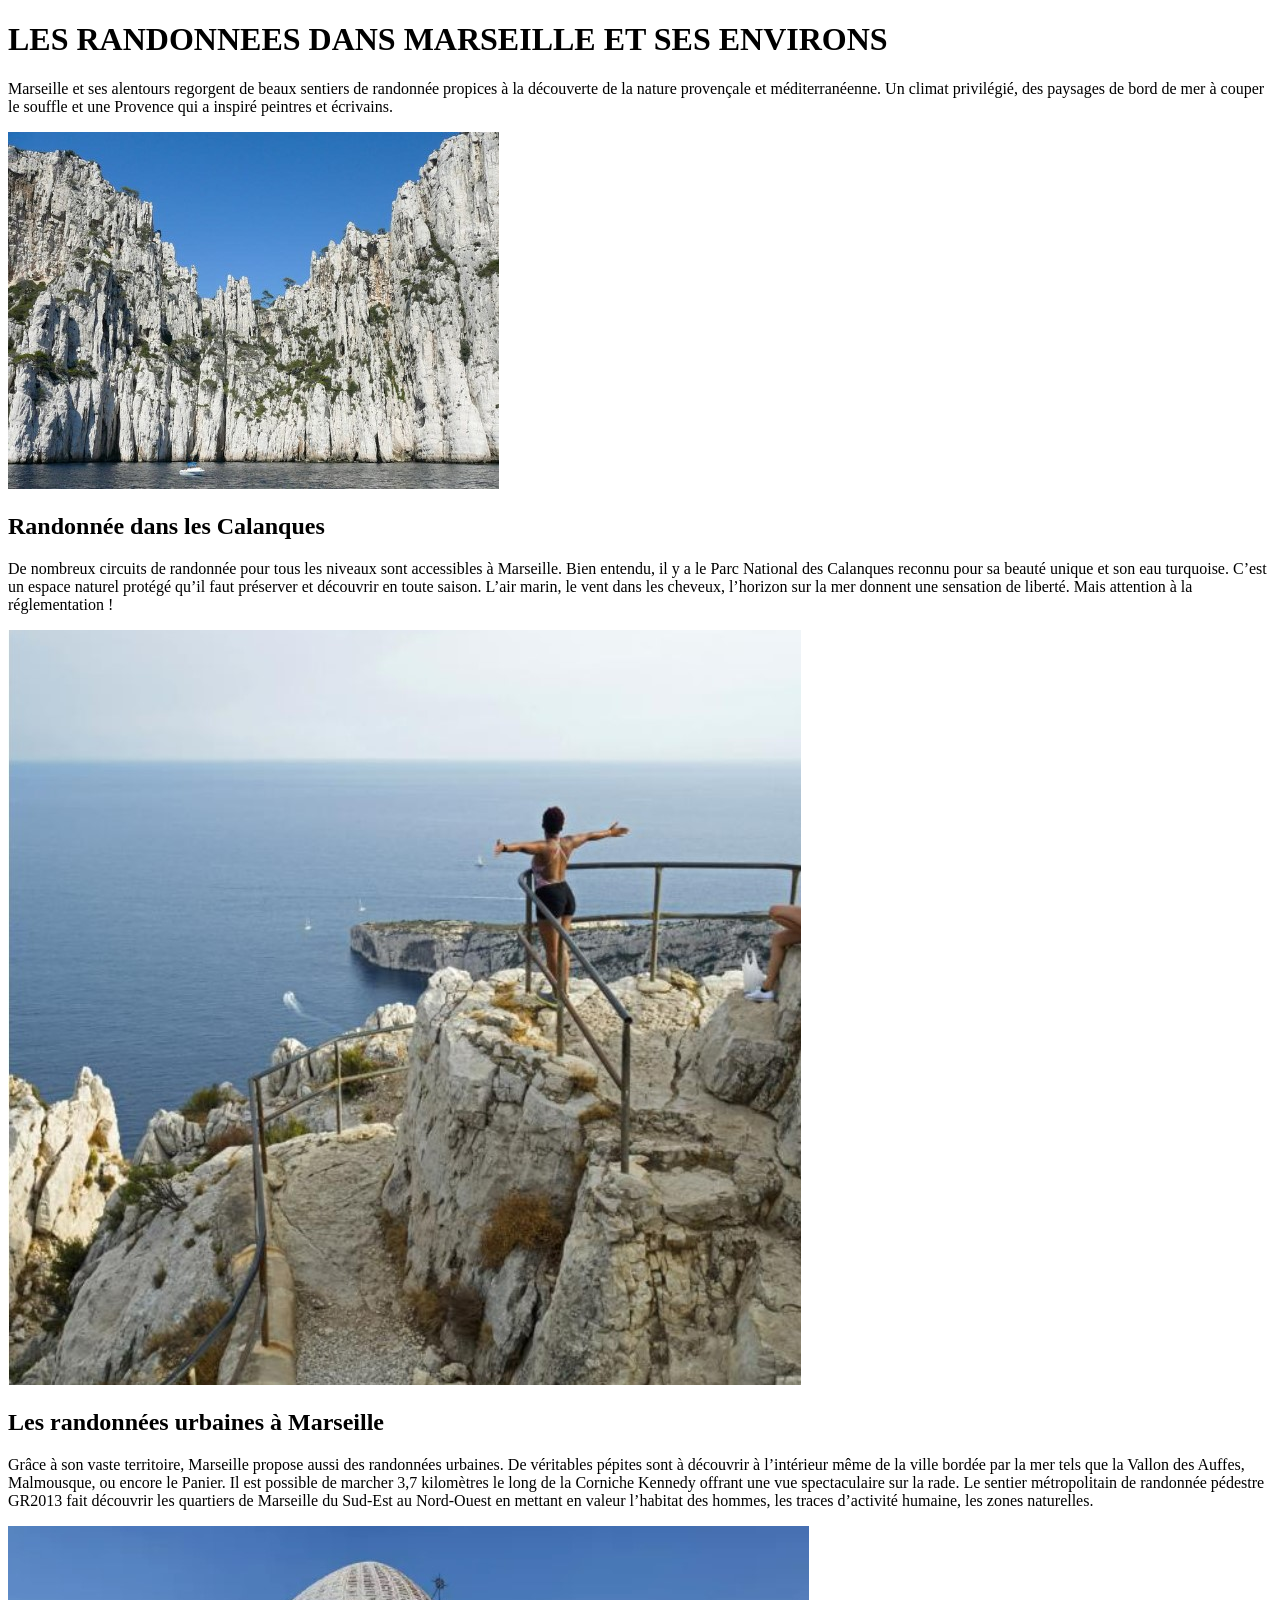
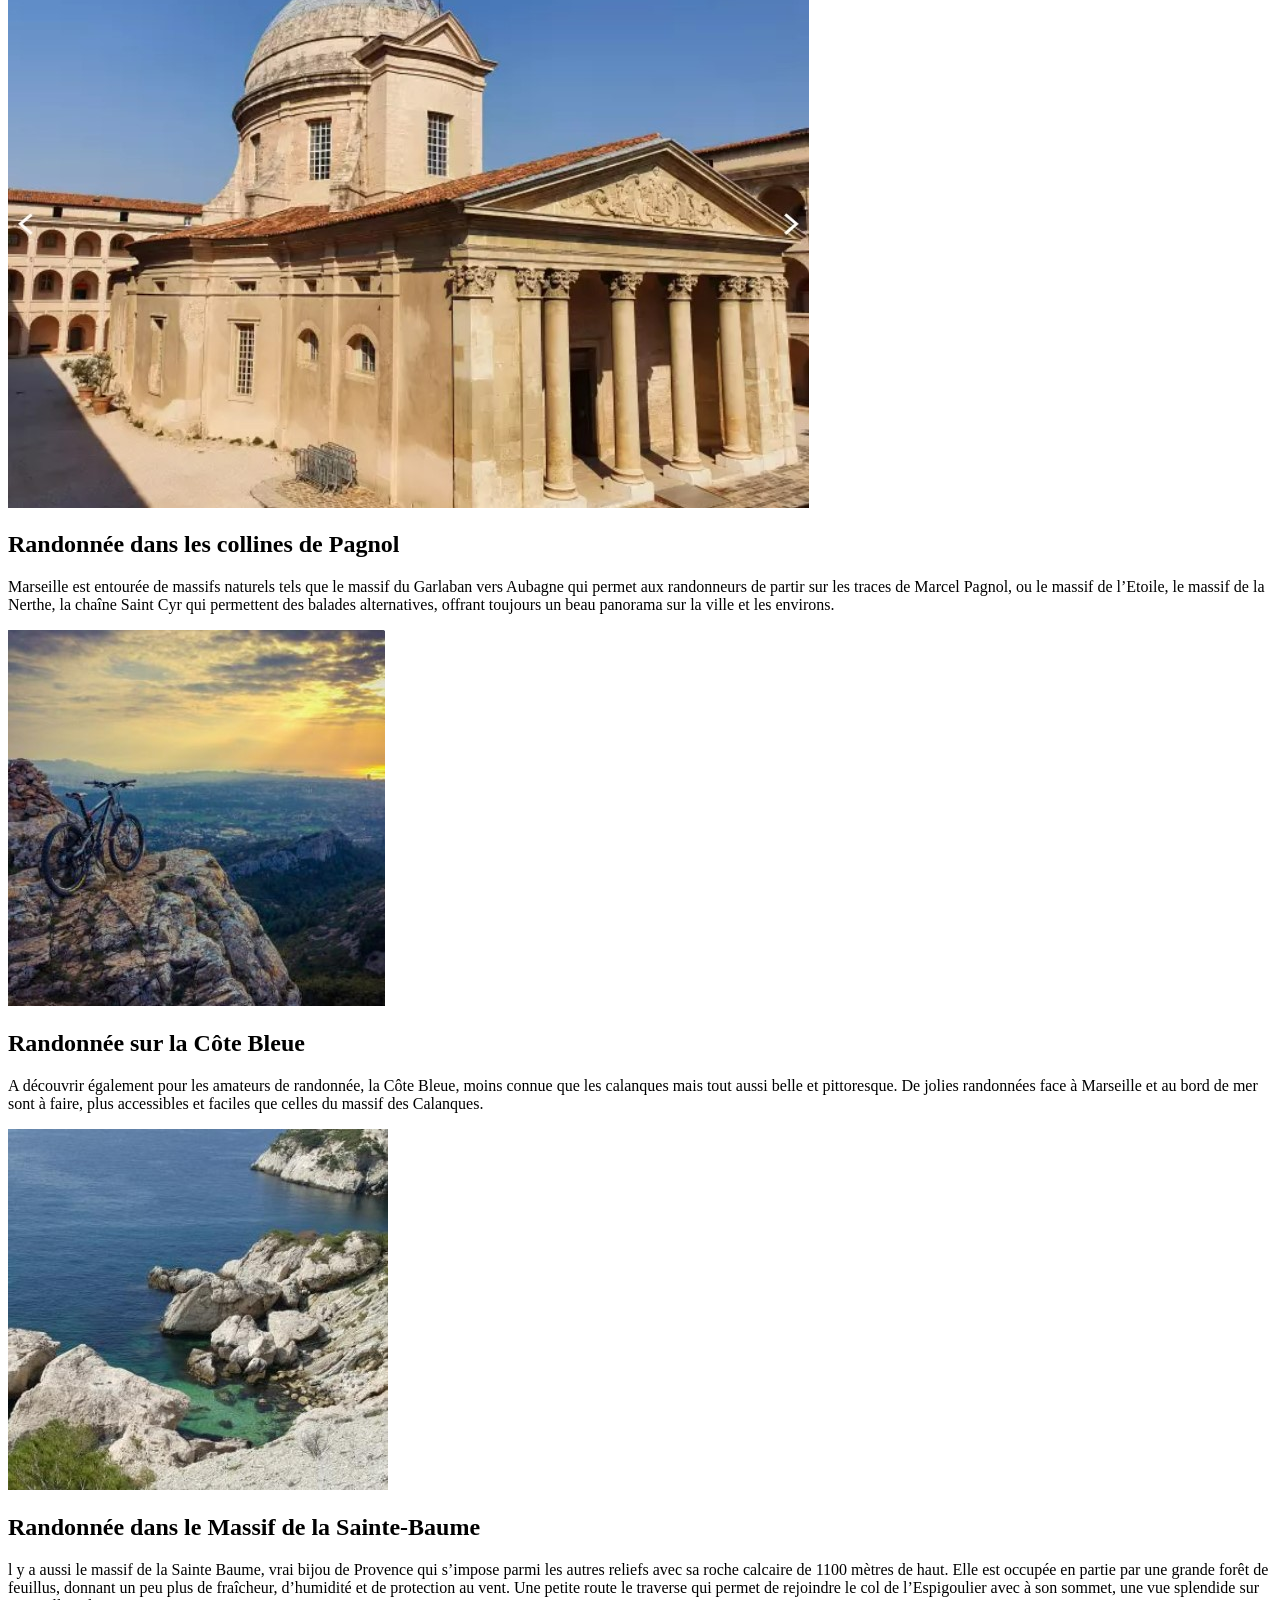
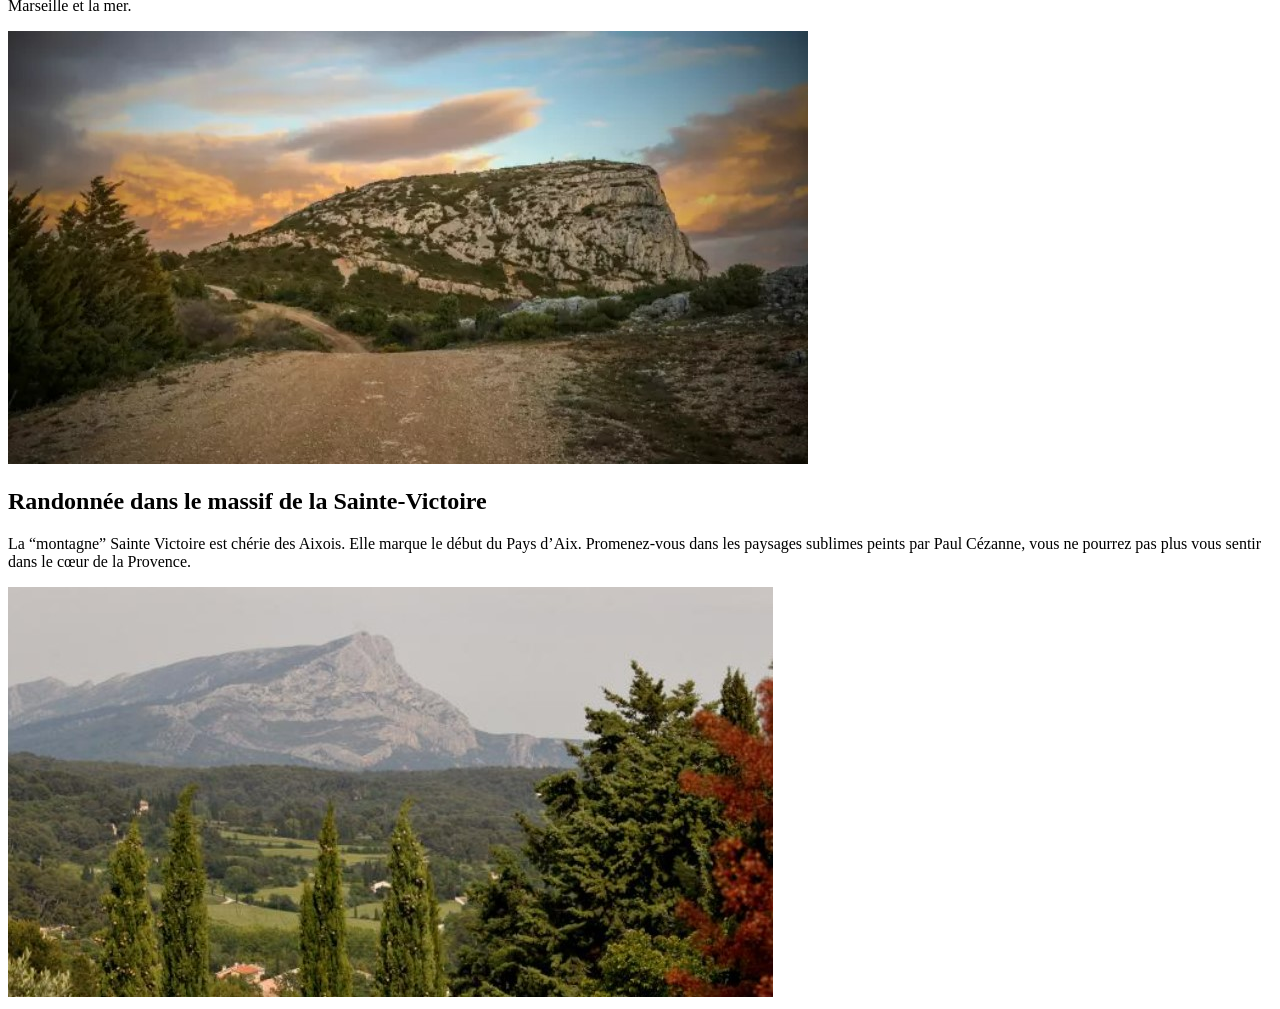
<file: randonnéesmars.html>
<!DOCTYPE html>
<html lang="en">
  <head>
    <meta charset="UTF-8" />
    <meta http-equiv="X-UA-Compatible" content="IE=edge" />
    <meta name="viewport" content="width=device-width, initial-scale=1.0" />
    <title>Documents</title>
  </head>
    <body>
       <h1>LES RANDONNEES DANS MARSEILLE ET SES ENVIRONS</h1> 
            <p>Marseille et ses alentours regorgent de beaux sentiers de randonnée propices à la découverte de la nature provençale et méditerranéenne. Un climat privilégié, des paysages de bord de mer à couper le souffle et une Provence qui a inspiré peintres et écrivains.
            </p>
            <!--head of hikespage-->
            <img src="picsmarseille/randonnées00.jpg">
        <h2>Randonnée dans les Calanques</h2>
            <p>De nombreux circuits de randonnée pour tous les niveaux sont accessibles à Marseille. Bien entendu, il y a le Parc National des Calanques reconnu pour sa beauté unique et son eau turquoise. C’est un espace naturel protégé qu’il faut préserver et découvrir en toute saison. L’air marin, le vent dans les cheveux, l’horizon sur la mer donnent une sensation de liberté. Mais attention à la réglementation !
            </p>
            <img src="picsmarseille/randonnées01.jpg">
            <!--first hike-->
        <h2>Les randonnées urbaines à Marseille</h2>
            <p>Grâce à son vaste territoire, Marseille propose aussi des randonnées urbaines. De véritables pépites sont à découvrir à l’intérieur même de la ville bordée par la mer tels que la Vallon des Auffes, Malmousque, ou encore le Panier. Il est possible de marcher 3,7 kilomètres le long de la Corniche Kennedy offrant une vue spectaculaire sur la rade. Le sentier métropolitain de randonnée pédestre GR2013 fait découvrir les quartiers de Marseille du Sud-Est au Nord-Ouest en mettant en valeur l’habitat des hommes, les traces d’activité humaine, les zones naturelles.
            </p>
            <img src="picsmarseille/randonnées02.jpg">
            <!--second hike-->
        <h2>Randonnée dans les collines de Pagnol</h2>
            <p>Marseille est entourée de massifs naturels tels que le massif du Garlaban vers Aubagne qui permet aux randonneurs de partir sur les traces de Marcel Pagnol, ou le massif de l’Etoile, le massif de la Nerthe, la chaîne Saint Cyr qui permettent des balades alternatives, offrant toujours un beau panorama sur la ville et les environs.
            </p>
            <img src="picsmarseille/randonnées03.jpg">
            <!--third hike-->
        <h2>Randonnée sur la Côte Bleue</h2>
            <p>A découvrir également pour les amateurs de randonnée, la Côte Bleue, moins connue que les calanques mais tout aussi belle et pittoresque. De jolies randonnées face à Marseille et au bord de mer sont à faire, plus accessibles et faciles que celles du massif des Calanques.
            </p>
            <img src="picsmarseille/randonnées04.jpg">
            <!--4 hike-->
        <h2>Randonnée dans le Massif de la Sainte-Baume</h2>
            <p>l y a aussi le massif de la Sainte Baume, vrai bijou de Provence qui s’impose parmi les autres reliefs avec sa roche calcaire de 1100 mètres de haut. Elle est occupée en partie par une grande forêt de feuillus, donnant un peu plus de fraîcheur, d’humidité et de protection au vent. Une petite route le traverse qui permet de rejoindre le col de l’Espigoulier avec à son sommet, une vue splendide sur Marseille et la mer.
            </p>
            <img src="picsmarseille/randonnées05.jpg">
            <!--5 hike-->
        <h2>Randonnée dans le massif de la Sainte-Victoire</h2>
            <p>La “montagne” Sainte Victoire est chérie des Aixois. Elle marque le début du Pays d’Aix. Promenez-vous dans les paysages sublimes peints par Paul Cézanne, vous ne pourrez pas plus vous sentir dans le cœur de la Provence.
            </p>
            <img src="picsmarseille/randonnées06.jpg">
            <!--6 hike-->
    </body>
</html>
</file>
<file: css/marseille.css>
/* ==== THEME STYLES ==== */

/* Default Theme */
.theme {
  /* Key Colors */
   --key-primary-color: #A67C52; /* Melanin */
   --key-secondary-color: #FFD700; /* Gold */
   --key-tertiary-color: #21FFFF; /* Cyan */
   --key-neutral-color: #211A16; /*  Mud */

  /* Accessibility Colors */
  --a11y-primary-light-color: #D9AB7F; /* Primary Light Color */
  --a11y-primary-dark-color: #755028; /* Primary Dark Color */
  --a11y-secondary-light-color: #FFFF52; /* Secondary Light Color */
  --a11y-secondary-dark-color: #C7A600; /* Secondary Dark Color */
  --a11y-text-on-primary-color: #2D1600; /* Text On Primary Color */
  --a11y-text-on-secondary-color: #000000; /* Text On Secondary Color */


  /* Let's have some fun and set some "contant variables",
   * just like in python or bash ;) */


  /* Icon Opacity for Default Theme */
  --opacity-icon-disabled: 0.34;
  --opacity-icon-inactive: 0.68;
  --opacity-icon-active: 0.98;

  /* Text Opacity for Default Theme */
  --opacity-text-disabled: 0.34;
  --opacity-text-inactive: 0.68;
  --opacity-text-active: 1;


  /* Black & White - Color Filters */
  /* NOTE: Filters below were auto-generated on *https://codepen.io/sosuke/pen/Pjoqqp */
  --filter-color-black: invert(0%) sepia(100%) saturate(20%) hue-rotate(283deg) brightness(96%) contrast(101%);
  --filter-color-white: invert(100%) sepia(1%) saturate(0%) hue-rotate(284deg) brightness(105%) contrast(100%);

}

/* Classic Theme */
.theme.classic {
  /* Primary */
  --primary-color: #FCFCFC;
  --on-primary-color: #201A17;
  --primary-container-color: #FFDCBA;
  --on-primary-container-color: #2D1600;
  
  /* Secondary */
  --secondary-color: #EAC400;
  --on-secondary-color: #3A3000;
  --secondary-container-color: #FFE15E;
  --on-secondary-container-color: #231B00;

  /* Tertiary */
  --tertiary-color: #006A6B;
  --on-tertiary-color: #FFFFFF;
  --tertiary-container-color: #004F50;
  --on-tertiary-container-color: #14FBFB;
  
  /* Error */
  --error-color: #680003;
  --error-container-color: #BA1B1B;
  --on-error-color: #FF897A;
  --on-error-container-color: #FFDAD4;
  
  /* Background */
  --background-color: #A67C52;
  --on-background-color: #2D1600;
  
  /* Surface */
  --surface-color: #A67C52;
  --on-surface-color: #2D1600;
  --surface-variant-color: #755028;
  --on-surface-variant-color: #D9AB7F;
  
  /* Outline */
  --outline-color: #392E24;
  --inverse-on-surface-color: #2D1600;
  --inverse-surface-color: #A67C52;
  --primary-inverse-color: #A67C52;


  /* Icon Opacity for Classic Theme */
  --opacity-icon-disabled: 0.34;
  --opacity-icon-inactive: 0.68;
  --opacity-icon-active: 0.98;

  /* Text Opacity for Classic Theme */
  --opacity-text-disabled: 0.34;
  --opacity-text-inactive: 0.68;
  --opacity-text-active: 1;

  /* Social Footer Logo Filter for Classic Theme */
  --social-footer-logo-filter: var(--filter-color-black);

}


/* Light Theme */
.theme.light {
  /* Primary */
  --primary-color: #8B5000;
  --on-primary-color: #FFFFFF; 
  --primary-container-color: #FFDCBA; 
  --on-primary-container-color: #2D1600; 
  
  /* Secondary */
  --secondary-color: #715D00; 
  --on-secondary-color: #FFFFFF; 
  --secondary-container-color: #FFE15E; 
  --on-secondary-container-color: #231B00; 
  
  /* Tertiary */
  --tertiary-color: #006A6B; 
  --on-tertiary-color: #FFFFFF; 
  --tertiary-container-color: #14FBFB; 
  --on-tertiary-container-color: #002020; 
  
  /* Error */
  --error-color: #BA1B1B; 
  --error-container-color: #FFDAD4; 
  --on-error-color: #FFFFFF; 
  --on-error-container-color: #410001; 
  
  /* Background */
  --background-color: #FCFCFC; 
  --on-background-color: #201A17; 
  
  /* Surface */
  --surface-color: #FCFCFC; 
  --on-surface-color: #201A17; 
  --surface-variant-color: #F2DFD1; 
  --on-surface-variant-color: #51453A; 
  
  /* Outline */
  --outline-color: #837569; 
  --inverse-on-surface-color: #FAEEE8; 
  --inverse-surface-color: #362F2B; 
  --primary-inverse-color: #FFB86B;

  
  /* Icon Opacity for Light Theme */
  --opacity-icon-disabled: 0.26;
  --opacity-icon-inactive: 0.54;
  --opacity-icon-active: 0.68;

  /* Text Opacity for Light Theme */
  --opacity-text-disabled: 0.34;
  --opacity-text-inactive: 0.68;
  --opacity-text-active: 0.9;


  /* Social Footer Logo Filter for Classic Theme */
  --social-footer-logo-filter: var(--filter-color-black);
}


/* Dark Theme */
.theme.dark {
  /* Primary */
  --primary-color: #FFB86B;
  --on-primary-color: #4A2800;
  --primary-container-color: #6A3C00;
  --on-primary-container-color: #FFDCBA;
  
  /* Secondary */
  --secondary-color: #EAC400;
  --on-secondary-color: #3A3000;
  --secondary-container-color: #554600;
  --on-secondary-container-color: #FFE15E;

  /* Tertiary */
  --tertiary-color: #02DCDC;
  --on-tertiary-color: #003738;
  --tertiary-container-color: #004F50;
  --on-tertiary-container-color: #14FBFB;
  
  /* Error */
  --error-color: #FFB4A9;
  --error-container-color: #930006;
  --on-error-color: #680003;
  --on-error-container-color: #FFDAD4;
  
  /* Background */
  --background-color: #201A17;
  --on-background-color: #ECE0DB;
  
  /* Surface */
  --surface-color: #201A17;
  --on-surface-color: #ECE0DB;
  --surface-variant-color: #51453A;
  --on-surface-variant-color: #D4C3B5;
  
  /* Outline */
  --outline-color: #9E8E81;
  --inverse-on-surface-color: #201A17;
  --inverse-surface-color: #ECE0DB;
  --primary-inverse-color: #8B5000;


  /* Icon Opacity for Dark Theme */
  --opacity-icon-disabled: 0.3;
  --opacity-icon-inactive: 0.68;
  --opacity-icon-active: 0.8;

  /* Text Opacity for Dark Theme */
  --opacity-text-disabled: 0.28;
  --opacity-text-inactive: 0.54;
  --opacity-text-active: 0.86;


  /* Social Footer Logo Filter for Classic Theme */
  --social-footer-logo-filter: var(--filter-color-white);
}


/* ==== END of THEME STYLES ==== */




/* ==== TYPOGRAPHY ==== */

/* ====>>> Mulish Font <<<=== */

/* Mulish - Light */
@font-face {
  font-family: 'Mulish-Light';
  src: url('../assets/fonts/mulish/static/Mulish-Light.ttf') format('truetype');
}

/* Mulish - Medium */
@font-face {
  font-family: 'Mulish-Medium';
  src: url('../assets/fonts/mulish/static/Mulish-Medium.ttf') format('truetype');
}


/* Mulish - Regular */
@font-face {
  font-family: 'Mulish-Regular';
  src: url('../assets/fonts/mulish/static/Mulish-Regular.ttf') format('truetype');
}

/* Mulish - Bold */
@font-face {
  font-family: 'Mulish-Bold';
  src: url('../assets/fonts/mulish/static/Mulish-Bold.ttf') format('truetype');
}

/***** CSS rules for Mulish Font *****/

/* Light - Mulish Font */
.font.mulish.light {
  font-family: 'Mulish-Light';
}

/* Medium - Mulish Font */
.font.mulish.medium {
  font-family: 'Mulish-Medium';
}

/* Regular - Mulish Font */
.font.mulish.regular {
  font-family: 'Mulish-Regular';
}

/* Bold - Mulish Bold */
.font.mulish.bold {
  font-family: 'Mulish-Bold';
}

/* ===>>> End of Mulish Font <<<=== */



/* ====>>> Roboto Font <<<=== */

/* Roboto - Light */
@font-face {
  font-family: 'Roboto-Light';
  src: url('../assets/fonts/roboto/static/Roboto-Light.ttf') format('truetype');
}

/* Roboto - Medium */
@font-face {
  font-family: 'Roboto-Medium';
  src: url('../assets/fonts/roboto/static/Roboto-Medium.ttf') format('truetype');
}


/* Roboto - Regular */
@font-face {
  font-family: 'Roboto-Regular';
  src: url('../assets/fonts/roboto/static/Roboto-Regular.ttf') format('truetype');
}

/* Roboto - Bold */
@font-face {
  font-family: 'Roboto-Bold';
  src: url('../assets/fonts/roboto/static/Roboto-Bold.ttf') format('truetype');
}

/***** CSS rules for Roboto Font *****/

/* Light - Roboto Font */
.font.roboto.light {
  font-family: 'Roboto-Light';
}

/* Medium - Roboto Font */
.font.roboto.medium {
  font-family: 'Roboto-Medium';
}

/* Regular - Roboto Font */
.font.roboto.regular {
  font-family: 'Roboto-Regular';
}

/* Bold - Roboto Bold */
.font.roboto.bold {
  font-family: 'Roboto-Bold';
}

/* ===>>> End of Roboto Font <<<=== */



/* ====>>> Material Icons <<<==== */
/* https://developers.google.com/fonts/docs/material_icons#icon_font_for_the_web */

/* Material Icons */
@font-face {
  font-family: 'Material Icons';
  font-style: normal;
  font-weight: 400;
  src: local('Material Icons'),
    local('MaterialIconsOutlined-Regular'),
    url('../assets/material-icons/MaterialIconsOutlined-Regular.otf') format('opentype');
}


/* Round Material Icons */
@font-face {
  font-family: 'Material Icons Round';
  font-style: normal;
  font-weight: 400;
  src: local('Material Icons Round'),
    local('MaterialIconsRound-Regular'),
    url('../assets/material-icons/MaterialIconsRound-Regular.otf') format('opentype');
}

/* ===>>> End of Material Icons <<<=== */



/* ===>>>> Animations <<<<==== */


/* Fade In - Animation */

@-webkit-keyframes fadeIn { 
  from {opacity: 0; } 
  to {opacity: 1; }
}

@-moz-keyframes fadeIn {
  from { opacity: 0; }
  to { opacity: 1; }
}

@keyframes fadeIn {
  from { opacity: 0; }
  to { opacity: 1; }
}

.fade-in {
  -webkit-animation: fadeIn var(--fade-in-animation-duration, 1s) ease 0s forwards;
  -moz-animation: fadeIn var(--fade-in-animation-duration, 1s) ease 0s forwards;
  animation: fadeIn var(--fade-in-animation-duration, 1s) ease 0s forwards;
}

/*** End of Fade In - Animation ***/


/* ===>>>>> End of Animations <<<<<===== */






/* ===>>> SVG Paths <<<=== */

/* NOTE: This is a temp. solution and should be removed ASAP!!! */ 

/* Logo Icon - Svg Path */
path[logo-icon] {
  d: path("M22.6 4.5H11c-.8 0-1.4.6-1.4 1.4v.7h-.7L6 14.8 3.1 6.6H0v11.3h2.3v-3.1l-.2-5.3 3.1 8.4h1.6l3.1-8.5-.2 5.4V18.1c0 .8.6 1.4 1.4 1.4h11.6c.8 0 1.4-.6 1.4-1.4v-3.6c0 1.1-.3 1.9-1 2.5-.7.6-1.7.8-3 .9h-4.2c1.3 0 2.3-.3 3-.9.3-.3.6-.6.8-1h.4c.6 0 1-.1 1.3-.4.3-.3.5-.7.5-1.1 0-1-.5-1.6-1.6-1.6h-.8c-.3-.4-.8-.8-1.4-.9.4-.2.8-.4 1.1-.8h.7c1.2 0 1.8-.5 1.8-1.4 0-.5-.1-.9-.4-1.1-.3-.2-.8-.3-1.4-.3h-.2c-.2-.4-.5-.8-.9-1.1-.7-.5-1.6-.8-2.9-.8h4c1.4 0 2.4.3 3.1.8.7.5 1.1 1.3 1.1 2.3 0 .5-.1 1-.4 1.5-.3.4-.7.8-1.2.9.5.1 1 .4 1.4.9.3.5.5 1 .5 1.6V5.9c-.4-.8-1-1.4-1.8-1.4zm-5.9 2.8c.7.5 1.1 1.3 1.1 2.3 0 .5-.1 1-.4 1.5-.3.4-.7.8-1.2.9.5.1 1 .4 1.4.9.3.5.5 1 .5 1.6 0 1.1-.3 1.9-1 2.5s-1.7.8-3 .9H12V16h2c.6 0 1-.1 1.3-.4.3-.3.5-.7.5-1.1 0-1-.5-1.6-1.6-1.6H12v-1.7l1.7.1c1.2 0 1.8-.5 1.8-1.4 0-.5-.1-.9-.4-1.1-.3-.2-.8-.3-1.4-.3h-1.6V6.6h1.6c1.3-.1 2.3.2 3 .7z");
}

/* Marseille - Logo Name - Svg Path */
path[logoname-marseille] {
  d: path("M6.3 13.9 4.6 9.1H2.8v6.6h1.4v-1.8l-.1-3.1 1.7 4.9h1l1.8-4.9-.2 3.1v1.8h1.4V9.1H8zM14.9 12.5c0-.6-.2-1-.5-1.3-.4-.3-.8-.5-1.4-.5-.4 0-.8.1-1.1.2-.3.1-.6.3-.7.6-.2.2-.3.5-.3.8h1.3c0-.2.1-.3.2-.4.1-.1.3-.2.5-.2.3 0 .4.1.6.2.1.1.2.3.2.5v.3h-.6c-.7 0-1.3.1-1.7.4-.4.3-.6.7-.6 1.2 0 .4.2.8.5 1.1.3.3.7.4 1.2.4s.9-.2 1.2-.5c0 .2.1.3.1.4h1.3v-.1c-.1-.2-.2-.6-.2-1.1v-2zm-1.3 1.8c-.1.1-.2.3-.4.3-.2.1-.3.1-.5.1s-.4-.1-.5-.2c-.1-.1-.2-.2-.2-.4V14c0-.5.4-.7 1-.7h.5v1zM17.2 11.4v-.6H16v4.9h1.3v-3.2c.2-.3.5-.5 1-.5h.5v-1.3c-.1 0-.3-.1-.4-.1-.6.1-1 .3-1.2.8zM22.2 13c-.2-.1-.5-.2-.8-.2-.3-.1-.6-.1-.7-.2-.1-.1-.2-.2-.2-.4s.1-.3.2-.4c.1-.1.3-.1.5-.1.3 0 .4.1.6.2.1.1.2.3.2.5h1.3c0-.5-.2-.9-.6-1.1-.4-.3-.9-.4-1.5-.4s-1.1.1-1.4.4c-.4.3-.5.7-.5 1.1 0 .7.6 1.2 1.8 1.5.4.1.6.2.8.2.2.1.2.2.2.4s-.1.3-.2.4c-.1.1-.3.1-.6.1s-.5-.1-.6-.2c-.2-.1-.2-.3-.3-.5H19c0 .3.1.6.3.8.2.3.4.5.8.6.3.1.7.2 1.1.2.6 0 1.1-.1 1.5-.4.4-.3.6-.6.6-1.1-.1-.7-.4-1.2-1.1-1.4zM26.2 10.7c-.4 0-.8.1-1.2.3-.3.2-.6.5-.8.9-.2.4-.3.8-.3 1.3v.1c0 .7.2 1.3.7 1.8.5.4 1 .7 1.8.7.4 0 .8-.1 1.1-.2.3-.2.6-.4.8-.7l-.6-.7c-.3.4-.7.5-1.2.5-.3 0-.6-.1-.8-.3-.2-.2-.3-.5-.4-.8h3.1v-.5c0-.8-.2-1.4-.6-1.8-.4-.4-1-.6-1.6-.6zm.8 2.1h-1.8c0-.3.1-.6.3-.8.2-.2.4-.3.6-.3.3 0 .5.1.6.2.2.2.2.4.2.7v.2zM29.8 8.9c-.2 0-.4.1-.5.2-.1.1-.2.3-.2.5s.1.4.2.5c.1.1.3.2.5.2s.4-.1.5-.2c.1-.1.2-.3.2-.5s-.1-.4-.2-.5c-.1-.2-.3-.2-.5-.2zM29.1 10.8h1.3v4.9h-1.3zM31.6 8.7h1.3v7h-1.3zM34.1 8.7h1.3v7h-1.3zM38.6 10.7c-.4 0-.8.1-1.2.3-.3.2-.6.5-.8.9-.2.4-.3.8-.3 1.3v.1c0 .7.2 1.3.7 1.8.5.4 1 .7 1.8.7.4 0 .8-.1 1.1-.2.3-.2.6-.4.8-.7l-.7-.7c-.3.4-.7.5-1.2.5-.3 0-.6-.1-.8-.3-.2-.2-.3-.5-.4-.8h3.1v-.5c0-.8-.2-1.4-.6-1.8-.3-.4-.8-.6-1.5-.6zm.9 2.1h-1.8c0-.3.1-.6.3-.8.2-.2.4-.3.6-.3.3 0 .5.1.6.2.2.2.2.4.2.7v.2zM53.8 11.7c-.3 0-.5.1-.6.3-.2.2-.3.4-.3.8h1.8v-.1c0-.3-.1-.5-.2-.7-.2-.2-.5-.3-.7-.3zM58.9 11.7c-.4 0-.7.2-.9.5v1.9c.2.3.5.5.9.5s.7-.2.8-.6c.1-.2.1-.5.1-.9 0-.5-.1-.9-.2-1.1-.2-.2-.4-.3-.7-.3zM48.4 12.8h-1.2v1.8h1.2c.3 0 .6-.1.8-.2.2-.2.3-.4.3-.6-.1-.7-.5-1-1.1-1zM49.2 11c0-.3-.1-.5-.3-.6-.2-.1-.4-.2-.8-.2h-1v1.7h1c.8-.1 1.1-.4 1.1-.9zM64 11.7c-.3 0-.5.1-.6.3-.2.2-.3.4-.3.8h1.8v-.1c0-.3-.1-.5-.2-.7-.2-.2-.4-.3-.7-.3z");
}

/* Bebe - Logo Name - Svg Path */
path[logoname-bebe] {
  d: path("M66.7 6.3H45.4c-1.4 0-2.5 1.1-2.5 2.5v6.4c0 1.4 1.1 2.5 2.5 2.5h21.3c1.4 0 2.5-1.1 2.5-2.5V8.8c0-1.4-1.1-2.5-2.5-2.5zm-2.6 2.4h1.4l-1.3 1.4h-1.1l1-1.4zm-10.2 0h1.4L54 10.1h-1l.9-1.4zm-3.8 6.4c-.4.3-1 .5-1.7.5h-2.6V9h2.3c.8 0 1.4.2 1.8.5.4.3.6.8.6 1.4 0 .3-.1.6-.2.9-.2.2-.4.4-.7.5.3.1.6.3.8.5.2.3.3.6.3.9 0 .6-.2 1.1-.6 1.4zm5.8-1.5h-3.1c0 .3.2.6.4.8.2.2.5.3.8.3.5 0 .9-.2 1.2-.5l.6.7c-.2.3-.5.5-.8.7-.3.2-.7.2-1.1.2-.7 0-1.3-.2-1.8-.7-.5-.4-.7-1-.7-1.8v-.1c0-.5.1-.9.3-1.3.2-.4.5-.7.8-.9.3-.2.7-.3 1.2-.3.7 0 1.2.2 1.6.6.4.4.6 1 .6 1.8v.5zm5.2-.4c0 .8-.2 1.4-.5 1.8-.3.4-.8.7-1.4.7-.5 0-1-.2-1.3-.6l-.1.5h-1.2v-7H58v2.5c.3-.4.7-.5 1.2-.5.6 0 1.1.2 1.4.7s.5 1.1.5 1.9zm5.1.4h-3.1c0 .3.2.6.4.8.2.2.5.3.8.3.5 0 .9-.2 1.2-.5l.6.7c-.2.3-.5.5-.8.7-.3.2-.7.2-1.1.2-.7 0-1.3-.2-1.8-.7-.5-.4-.7-1-.7-1.8v-.1c0-.5.1-.9.3-1.3.2-.4.5-.7.8-.9.3-.2.7-.3 1.2-.3.7 0 1.2.2 1.6.6.4.4.6 1 .6 1.8v.5z");
}


/* Github - Svg Path */
path[github] {
  d: path("M12 1.9C6.3 1.9 1.6 6.5 1.6 12.2c0 4.6 3 8.4 7 9.8.5.1.7-.3.7-.5v-1.8c-2.9.6-3.5-1.4-3.5-1.4-.4-1.2-1.1-1.5-1.1-1.5-1-.6.1-.6.1-.6 1 .1 1.6 1.1 1.6 1.1 1 1.6 2.4 1.1 3 .9.1-.7.4-1.1.6-1.4-2.3-.3-4.7-1.1-4.7-5.1 0-1.1.4-2 1.1-2.8-.1-.3-.5-1.3.1-2.7 0 0 .9-.3 2.9 1.1.8-.3 1.7-.4 2.6-.4.9 0 1.8.1 2.6.3 2-1.3 2.9-1.1 2.9-1.1.6 1.4.2 2.5.1 2.7.6.7 1.1 1.7 1.1 2.8 0 4-2.4 4.8-4.7 5.1.4.3.7 1 .7 1.9v2.9c0 .3.2.6.7.5 4.1-1.4 7-5.3 7-9.8C22.3 6.5 17.7 1.9 12 1.9z");
}

/* ==>> End of SVG Paths <<== */




/* Applying the Mulish, 'Mulish-Regular', system-ui, etc
 * font to all key elements by default... */
body, h1, h2, p, button, span, input {
  font-family: Mulish, 'Mulish-Regular', system-ui, BlinkMacSystemFont, Roboto, Helvetica, Arial, sans-serif;
}


/* 
 * IMPORTANT:
 *
 * --> Mobile Compatibility <--
 * Phone: Samsung Galaxy S8+
 * Dimension: 360x740
 */

/* Body & paragraph */
body, p {
  font-size: 16px; /* b4: 24px */
  line-height: 24px; /* b4: 30px */
  letter-spacing: 0.20px;
  word-spacing: 1.5px;
}


/* H1 - default text styles */
h1 {
  font-size: 24px;
  line-height: 30px;
  letter-spacing: normal;
  word-spacing: normal;
  margin: 24px 0;
}

/* H2 - default text styles */
h2 {
  font-size: 24px;
  line-height: 30px;
  letter-spacing: normal;
  word-spacing: normal;
  margin: 20px 0;
}

/* Button - default text styles */
button {
  font-size: 24px;
  line-height: 30px;
  letter-spacing: normal;
  word-spacing: normal;
}

/* Span - default text styles */
span {
  font-size: inherit;
  line-height: inherit;
  letter-spacing: inherit;
  word-spacing: inherit;
}

/* Caption - Text */
.txt.caption {
 font-size: 12px;
 line-height: 18px;
 letter-spacing: normal;
 word-spacing: normal;
}

/* UPPERCASE - TEXT */
.txt.upper {
  text-transform: uppercase;
}

/* lowercase - text */
.txt.lower {
  text-transform: lowercase;
}

/* Capitalize - Text */
.txt.capitalize {
  text-transform: capitalize;
}

/* Disabled - Text */
.txt.md-disabled {
  opacity: var(--opacity-text-disabled);
}

/* Inactive - Text */
.txt.md-inactive {
  opacity: var(--opacity-text-inactive);
}

/* Active - Text */
.txt.md-active {
  opacity: var(--opacity-text-active);
}

/* ==== END of TYPOGRAPHY ==== */




/* == END of OPACITY == */


/* ==== MATERIAL ICONS ==== */

/* Material Icons / Outlined + Round */
.material-icons, .material-icons-outlined, .material-icons-round {
  font-family: 'Material Icons';
  font-weight: normal;
  font-style: normal;
  font-size: 24px; /* Preferred icon size */
  display: inline-block;
  line-height: 1;
  text-transform: none;
  letter-spacing: normal;
  word-wrap: normal;
  white-space: nowrap;
  direction: ltr;

  /* Support for all Webkit browsers. */
  -webkit-font-smoothing: antialiased;
  /* Support for Safari and Chrome. */
  text-rendering: optimizeLegibility;

  /* Support for Firefox. */
  -moz-osx-font-smoothing: grayscale;
  
  /* Support for IE. */
  font-feature-settings: 'liga';
}

/* Round Material Icons */
.material-icons-round {
  font-family: 'Material Icons Round' !important;
}

/* Rules for sizing the icon. */
.material-icons.md-18, .material-icons-round.md-18 { font-size: 18px; }
.material-icons.md-24, .material-icons-round.md-24 { font-size: 24px; }
.material-icons.md-36, .material-icons-round.md-36 { font-size: 36px; }
.material-icons.md-48, .material-icons-round.md-48 { font-size: 48px; }

/* Rules for using icons as black on a light background. */
.material-icons.md-dark, 
.material-icons-round.md-dark,
.theme.light .material-icons,
.theme.light .material-icons-round {
  color: rgba(0, 0, 0, 0.68); 
  fill: rgba(0, 0, 0, 0.68); 
} /* b4: 0.54 */

.material-icons.md-dark.md-inactive,
.material-icons-round.md-dark.md-inactive { 
  color: rgba(0, 0, 0, 0.26);
  fill: rgba(0, 0, 0, 0.26);
}

/* Rules for using icons as white on a dark background. */
.material-icons.md-light, 
.material-icons-round.md-light,
.theme.dark .material-icons,
.theme.dark .material-icons-round { 
  color: rgba(255, 255, 255, 0.8);
  fill: rgba(255, 255, 255, 0.8);
}

.material-icons.md-light.md-inactive,
.material-icons-round.md-light.md-inactive { 
  color: rgba(255, 255, 255, 0.3);
  fill: rgba(255, 255, 255, 0.3);
}

/* == END of MATERIAL ICONS == */






/* ==== FLEX LAYOUT ==== */

/* Flex-Layout */
.flex-layout {
  display: flex;
}


/* Screens & Fixed Layouts */
.screen.flex-layout, .flex-layout[fixed] {
  width: 100vw;
  height: 100vh;
  position: fixed;
  top: 0;
  left: 0;
  right: 0;
  z-index: 20;
  background: inherit;
  color: inherit;
}

/* Vertical Flex */
.vertical {
  flex-direction: column;
}

/* Horizontal Flex */
.horizontal {
  flex-direction: row;
}

/* Centered Flex */
.centered {
  justify-content: center;
  align-items: center;
}

/* Just Center */
.center {
  align-items: center;
}

/* ==== END of FLEX LAYOUT ==== */



/* ==== DEFAULT CSS RULES ==== */

html {
  width: 100%;
  height: 100%;
  scroll-behavior: smooth;
}

body {
  display: flex;
  flex-direction: column;
  position: relative;
  width: 100%;
  height: 100%;
  background-color: var(--background-color);
  color: var(--on-background-color);
  fill: var(--on-background-color);
   
  /* Support for all Webkit browsers. */
  -webkit-font-smoothing: antialiased;
  -webkit-transition: background-color 200ms ease;

  /* Support for Safari and Chrome. */
  text-rendering: optimizeLegibility;
  transition: background-color 200ms ease;

  /* Support for Firefox. */
  -moz-osx-font-smoothing: grayscale;
  -moz-transition: background-color 200ms ease;
  
  /* Support for IE. */
  font-feature-settings: 'liga';
}

h1 {}

h2 {}

p {}

a {
  color: var(--tertiary-color);
}

em {
  color: var(--secondary-color);
}


/* Sections */
section {}

/* Articles in sections */
section > article {
  margin: 24px 0;
}


/* Article in sections with flex-layout */
section > article.flex-layout {
  flex-direction: column; /* <- DEFAULT: For mobile */
}

/* All images & videos in articles in sections */
section > article img, section > article video {
  width: 100%;
  height: 300px;
  border-radius: 16px;
  object-fit: cover;
}

/* Full Bleed */
[fullbleed] {
  margin: 0;
  padding: 0;
}


/* Fit nicely into its container */
[fit] {
  position: absolute;
  left: 0;
  top: 0;
  right: 0;
  width: 100%;
  height: 100%;
}

[hidden] {
  display: none !important;
}

/* Naked Buttons */
button[naked] {
  border: 0;
  background: none;
  list-style: none;
}

/* Naked Lists */
ul[naked], li[naked] {
  padding: 0;
  list-style: none;
}


/* ==== DEFAULT STYLES ==== */



/* =============== SPLASH-SCREEN LAYOUT STYLES  ============ */

/* Default Splash Screen Theme Styles */
#splashScreen {
  --logo-size: calc(100vw / 2); /* <- Set the logo's size to half of the screen's height */
  --logo-size-max: 250px;

  --logoname-width: 600px;
  --logoname-height: 200px;
}

/* Splash Screen */
#splashScreen {
  background: var(--splashscreen-background-color, inherit)
}

/* Logo Wrapper in Splash Screen */
#splashScreen > .logo-wrapper {
  filter: grayscale(1);
  opacity: 0.5;

  -webkit-transition: opacity 1s ease, filter 2s ease;
  -moz-transition: opacity 1s ease, filter 2s ease;
  transition: opacity 1s ease, filter 2s ease;

}

/* Logo Wrapper in an [active] Splash Screen */
#splashScreen[active] > .logo-wrapper {
  filter: grayscale(0);
  opacity: 1;
}

/* Logo Icon in Splash Screen */
#splashScreen svg.logo-icon {}

/* Logo Name in Splash Screen */
#splashScreen svg.logo-name {
  display: none;
}

/* App Name in Splash Screen */
#splashScreen .app-name {
  font-weight: 400;
  font-size: 18px;
  letter-spacing: 1.5px;
}


/* Progress Bar in Splash Screen */
#splashScreen progress {
  /* reset the default appearance */
  -webkit-appearance: none;
  -moz-appearance: none;
  appearance: none;

  /* Get rid of default border in Firefox */
  border: none;
  margin-top: 24px;
  overflow: hidden;

  width: var(--splashscreen-progress-width, 70%);
  height: var(--splashscreen-progress-height, 5px);
  max-width: var(--splashscreen-progress-width-max, 350px); 
  border-radius: var(--splashscreen-progress-border-radius, 5px);
}

/* Styling the progress container using the pseudo class: `-webkit-progress-bar`*/
#splashScreen progress::-webkit-progress-bar {
  background-color: var(--splashscreen-progress-bar-color, var(--primary-container-color));
}

/* Styling the progress' value using the pseudo class: `-webkit-progress-value`*/
#splashScreen progress::-webkit-progress-value {
  background-color: var(--splashscreen-progress-value-color, var(--primary-color));
  transition: width 60ms ease;
}


/* == Drawer Styles == */

/* All the direct kids of body */
/* NOTE: This is what I call an I.D.S (Initial Drawer State) */
body > * {
  /* For Google Chrome */
  -webkit-transition: transform var(--drawer-transition-duration, 0.3s) ease-in-out 0s;
  -webkit-transform: translateX(0%);
  /* For Firefox */
  -moz-transition: transform var(--drawer-transition-duration, 0.3s) ease-in-out 0s;
  -moz-transform: translateX(0%);
  /* Other Browsers */
  transition: transform var(--drawer-transition-duration, 0.3s) ease-in-out 0s;
  transform: translateX(0%);
}

/* Drawer Opened */

body[drawer-opened] #appLayout {
  overflow: hidden;
}

body[drawer-opened] > * {
  -webkit-transform: translateX(-80%);
  -moz-transform: translateX(-80%);
  transform: translateX(-80%);
}

/* == End of Drawer Styles == */




/* == Layout Styles == */

/* App Layout */
#appLayout {
  flex: 1 auto;
  background: var(--background-color);
  overflow: scroll;
  scroll-behavior: smooth;
}


/* Backdrop */
#backdrop {
  --fade-in-animation-duration: var(--backdrop-animation-duration, 0.5s);
  z-index: 100;
  background: rgba(0,0,0,var(--backdrop-opacity, 0.6));
}

/* Wallpapers */
.wallpaper {
  object-fit: cover;
  z-index: 1;
  opacity: 0.8;
}

/* Image Wallpaper */
img.wallpaper {}

/* Video Wallpaper */
video.wallpaper {}

/* Overlay */
.overlay {
  pointer-events: none;
}

/* Overlay in Header */

#header > .overlay {
 z-index: 2;
 background: var(--primary-container-color);
 /*opacity: var(--opacity-icon-disabled);*/
}

/* Overlay of a smooth header */
#header[smooth] > .overlay {
  /* background: linear-gradient(180deg, rgba(0,0,0,0.5), transparent, var(--background-color)); */
  background: linear-gradient(180deg, var(--background-color), transparent, var(--background-color));
}

/* == End of Layout Styles == */



/* == Header Styles == */

#header {
  position: relative;
  background-color: var(--primary-container-color);
  /* padding: var(--header-padding, 8px 16px); */
  /* padding-top: var(--toolbar-height, 60px); */
  overflow: hidden;
  height: var(--header-height, 300px);
  min-height: var(--header-height, 300px); /* HACK (temp. solution): previous height wasn't detected */
}


#header[smooth] {
  background: linear-gradient(180deg, var(--primary-container-color), var(--background-color));
}


/* Fullscreen header */
#header[fullscreen] {
  height: var(--fullscreen-header-height, 100%);
  min-height: var(--fullscreen-header-height, 100%);
}

/* Container of Header */
#header > .container {
  flex: 1 auto;
  justify-content: end;
  overflow: hidden;
  padding: 8px 16px;
  z-index: 4;
}

/* Title in header */
#header h1.title {
  margin: 8px 0;
}

/* Description in header */
#header p.description {
  margin-top: 0;
  margin-bottom: 8px;
  opacity: var(--opacity-text-inactive);
}

/* == End of Header Styles == */



/* == ToolBar Styles == */

/* Toolbar */
#toolbar {
  width: var(--toolbar-width, 100%);
  height: var(--toolbar-height, 60px);
  background-color: var(--toolbar-background-color, inherit);
  z-index: 3;
}

/* Fixed Toolbar */
#toolbar[fixed] {
  position: fixed;
  top: 0;
  left: 0;
  right: 0;
  z-index: 100;
}

/* Container of Toolbar */
#toolbar .container {
  width: calc(100% - 24px);
  /* width: calc(100% - 24px); */
  /* justify-content: space-between; */
}


/* == End of ToolBar Styles == */





/* == Header Container Styles == */



/* == End of Header Container Styles == */






/* == Logo Styles == */

/* Logo - SVG */
svg.logo-icon {
  width: var(--logo-size, 36px);
  height: var(--logo-size, 36px);
  max-width: var(--logo-size-max, 512px);
  max-height: var(--logo-size-max, 512px);
  fill: var(--logo-color, var(--primary-color));
}

/* Logo Name */
#logoname {
  display: none; /* Hide it in a mobile layout */
}

/* Logo Name - SVG (i.e. Marseille Bebe)*/
svg.logo-name {
  width: var(--logoname-width, 180px);
  height: var(--logoname-height, 60px);
  fill: var(--logoname-color, var(--primary-color));

  -webkit-transition: fill 200ms ease;
  -moz-transition: fill 200ms ease;
  transition: fill 200ms ease;

}

/* == End of Logo Styles == */





/* == Icon-Buttons Styles == */

/* Icon-Buttons */
.icon-buttons {
  flex: 1 auto;
  justify-content: end;
}

/* All buttons in Icon-Buttons */
.icon-buttons > button {
  pointer-events: auto;
  cursor: pointer;
  margin: 4px;
}

.icon-button:hover > span {
  color: var(--tertiary-color) !important;
  fill: var(--tertiary-color) !important;
}

/* == End of Icon-Buttons Styles == */



/* ======>>> Divider Styles <<<======
 *
 * -> Divider Wrapper - SPAN <-
 *
 * CSS Custom Properties of `span.divider` w/ default values:
 * 
 * --divider-width  (50%)
 * --divider-height (1px)
 * --divider-margin (24px)
 * --divider-color  (on-background-color)
 * 
 */

span.divider-wrapper {
  display: flex;
  flex-direction: column;
  position: relative;
  align-items: center;
  width: 100%;
  height: var(--divider-height, 1px);
  opacity: var(--opacity-icon-disabled);
  margin: var(--divider-margin, 24px) 0;
}


/* Divider - SPAN */
span.divider {
  display: block;
  width: var(--divider-width, 50%);
  height: inherit;
  background: var(--divider-color, var(--on-background-color));
}
/* == End of Divider Styles */




/* == Content Styles */


/* Content or Main */
#content {
  /* padding-bottom: var(--footer-tabs-height, 60px); */
}

/* All direct sections in content */
#content > section {
  position: relative;
  width: 100%;
  height: auto;
  box-sizing: border-box;
  padding: 8px 16px;
}




/***** [sea] SECTION Styles ******/

/* Sea Section in Content */
#content > section[sea] {
  min-height: 500px;
  background: var(--surface-variant-color);
  padding-top: calc(100vw / 7);
  padding-bottom: calc(100vw / 7);
}

/* ::BEFORE - Sea Section in Content */
#content > section[sea]::before {
  content: '';
  width: 100%;
  height: calc(100vw / 7);
  position: absolute;
  -webkit-mask: url('../assets/wave.svg') no-repeat 50% 50%;
  mask: url('../assets/wave.svg') no-repeat 50% 50%;
  -webkit-mask-size: cover;
  mask-size: cover;
  left: 0;
  top: 0;
  right: 0;
  transform: rotate(180deg) translateY(10px);
  background-color: var(--background-color);
}


/* ::AFTER - Sea Section in Content */
#content > section[sea]::after {
  content: '';
  width: 100%;
  height: calc(100vw / 7);
  position: absolute;
  -webkit-mask: url('../assets/wave.svg') no-repeat 15% 50%;
  mask: url('../assets/wave.svg') no-repeat 50% 50%;
  -webkit-mask-size: cover;
  mask-size: cover;
  left: 0;
  bottom: 0;
  right: 0;
  transform: translateY(10px);
  background-color: var(--background-color);
}

/*** END of [sea] SECTION Styles ***/






/* == End of Content Styles */




/* == Footer Tabs Styles == */

/* Footer Tabs */
#footerTabs {
  position: relative; /* b4: position: fixed; */
  width: 100%;
  height: var(--footer-tabs-height, 60px);
  z-index: 10;
  left: 0;
  right: 0;
  bottom: 0;
  /* justify-content: space-evenly; */
  background: var(--background-color);
}

#footerTabs > .divider-wrapper {
  --divider-width: 100%;
  margin: 0;
  position: absolute;
  top: 0;
  left: 0;
  right: 0;
}


/* All tabs in #footerTabs */
#footerTabs a.tab {
  text-decoration: none;
  width: calc(100vw / 5);
  height: inherit;
}

/* Button in active link of #footerTabs */
#footerTabs a.tab[active] button {
  color: var(--primary-color);
}

/* All buttons in #footerTabs */
#footerTabs button {
  width: 100%;
  height: 100%;
  color: var(--on-background-color);
  cursor: pointer;
}

/* All icons in #footerTabs */
#footerTabs .icon {
  width: var(--footer-tab-icon-size, 24px);
  height: var(--footer-tab-icon-size, 24px);
  font-size: var(--footer-tab-icon-size, 24px);
  color: inherit;
}

/* All labels in #footerTabs */
#footerTabs .label {
  /* color: var(--on-primary-container-color); */
  /* font-size: */
  color: inherit;
}


/* == End of Footer Tabs Styles == */






/* ==< Mobile Footer Styles >== */

/* Mobile Footer */
footer[mobile] {}

/* Link Footer for Laptop */
footer[mobile] > .links-footer {}

/* Social Footer for Laptop */
footer[mobile] > .social-footer {}

/* Copyright Footer for Laptop */
footer[mobile] > .copyright-footer {}
/* ==> End of Mobile Footer Styles <== */






/* ==< Laptop Footer Styles >== */

/* Laptop Footer */
footer[laptop] {
  font-size: 16px;
}

/* All the unordered list in Laptop Footer */
footer[laptop] ul {
  list-style: none;
  padding: 0;
  margin-top: 0;
}

footer[laptop] h2 {
  color: var(--primary-color);
}

/* All links or `<a>` for Laptop Footer */
footer[laptop] a {
  display: block;
  white-space: nowrap;
  text-decoration: none;
  color: inherit;
  opacity: var(--opacity-text-inactive); 
}

/* Hovering over any link or `<a>` for Laptop Footer */
footer[laptop] a:hover {
  text-decoration: underline;
  color: var(--tertiary-color);
  opacity: var(--opacity-text-active);
}

footer[laptop] .links a:hover {
  /* color: var(--on-background-color); */
}


/* Link Footer for Laptop */
footer[laptop] > .link-footer {
  flex-direction: column;
  margin: 24px 0;
  padding: 8px 16px;
}

/* Links Wrapper & Newsletter Wrapper in Link Footer for Laptop */
footer[laptop] > .link-footer .links-wrapper,
footer[laptop] > .link-footer .newsletter-wrapper {
  
}

footer[laptop] > .link-footer .links-wrapper {
  flex-wrap: wrap;
  justify-content: space-between;
}


footer[laptop] > .link-footer .newsletter-wrapper {
  text-align: center;
}

/* Form in Newsletter Wrapper */
footer[laptop] .newsletter-wrapper form {
  justify-content: center;
  border-radius: 40px;
  overflow: hidden;
  border: 2px solid var(--primary-container-color);
  width: 90%;
  height: 40px;
  margin: 16px auto;
}

/* Input in Newsletter Wrapper */
footer[laptop] .newsletter-wrapper input:not([type="submit"]) {
  border: 0;
  flex: 1;
  padding: 0 16px;
  font-size: 14px;
  background: none;
  color: var(--on-background-color);
}

/* Button in Newslleter's form */
footer[laptop] .newsletter-wrapper input.button {
  text-transform: uppercase;
  border: 0;
  background: var(--primary-container-color);
  color: var(--on-primary-container-color);
  font-weight: bold;
  padding: 0 16px;
  cursor: pointer;
}


footer[laptop] .hashtag {
  color: var(--tertiary-color);
  font-weight: bold;
}

/* Links in Link Footer for Laptop */
footer[laptop] > .link-footer .links {
  margin: 0 16px;
  font-size: smaller;
  flex: 1;
}
/* H2 in footer links */
footer[laptop] > .link-footer .links h2 {
  opacity: var(--opacity-text-disabled);
  font-size: large;
  margin: 16px 8px 0 0;
}

/* */
footer[laptop] > .link-footer  {

}


/* Social Footer for Laptop */
footer[laptop] > .social-footer {
  flex-direction: column;
  justify-content: space-between;
  box-sizing: border-box;
  padding: 0 24px;
  height: auto;
}

/* LogoName in Social Footer for Laptop */
footer[laptop] > .social-footer .logo-name {
  opacity: var(--opacity-icon-inactive);
  cursor: pointer;
  fill: var(--footer-logoname-color, var(--on-background-color));
}


footer[laptop] > .social-footer .logo-name:hover {
  fill: var(--footer-logoname-color-hover, var(--primary-color));
}

/* Unordered Social List in Social Footer for Laptop */
footer[laptop] > .social-footer ul.social {
  margin: 0;
}


/* All the logos in Social Footer for Laptop */
footer[laptop] > .social-footer .logo {
  width: 20px;
  height: 20px;
  filter: var(--social-footer-logo-filter);
  margin: 6px 12px;
  opacity: var(--opacity-icon-disabled);
}

footer[laptop] > .social-footer .logo:hover {
  opacity: var(--opacity-icon-active);
}



/* Copyright Footer for Laptop */
footer[laptop] > .copyright-footer {
  flex-direction: column;
  justify-content: space-between;
  font-size: 14px;
  box-sizing: border-box;
  padding: 8px 16px;
}

/* All links or `<a>` in Copyright Footer for Laptop */
footer[laptop] > .copyright-footer a {
  display: inline-block;
}

/* Authors span in footer for laptop */
footer[laptop] span.authors {
  font-size: 12px;
}

/* ==> End of Laptop Footer Styles <== */


/*********** WIDE LAYOUT ************/

/* 
 * Wide Layout: when the viewport is bigger 
 * than 460px, layout changes to wide-layout
 */
@media (min-width: 460px) {

  /* ==== TYPOGRAPHY === */

  /* Body & paragraph */
  body, p {
    font-size: 24px;
    line-height: 30px;
    letter-spacing: normal;
    word-spacing: normal;
  }

  /* H1 - default text styles */
  h1 {
    font-size: 48px;
    line-height: 54px;
    letter-spacing: normal;
    word-spacing: normal;
  }

  /* H2 - default text styles */
  h2 {
    font-size: 34px;
    line-height: 40px; 
    letter-spacing: normal;
    word-spacing: normal;
  }

  /* Button - default text styles */
  button {
    font-size: 24px;
    line-height: 30px;
    letter-spacing: normal;
    word-spacing: normal;
  }

  /* Span - default text styles */
  span {
    font-size: inherit;
    line-height: inherit;
    letter-spacing: inherit;
    word-spacing: inherit;
  }

  /* UPPERCASE - TEXT */
  .text.upper {
    text-transform: uppercase;
  }

  /* lowercase - text */
  .text.lower {
    text-transform: lowercase;
  }

  /* ==== END of TYPOGRAPHY ==== */

  
  /* Logo Icon*/
  #logo {
    display: none !important; /* Hide the logo icon (i.e. M33) */
  }

  /* Logo Name */
  #logoname {
    display: block !important; /* Show the logoname (i.e. Marseille Bebe)*/
  }

  #splashScreen {
    --splashscreen-progress-height: 10px;
  }

  /* Logo Icon in Splash Screen */
  #splashScreen svg.logo-icon {
    display: none;
  }

  /* Logo Name in Splash Screen */
  #splashScreen svg.logo-name {
    display: block;
  }

  /* App Name in Splash Screen */

  #splashScreen .app-name {
    display: none;
  }

  /* ==== Other CSS Styles === */

  /* Header */
  #header {
    height: var(--header-height, 450px);
    min-height: var(--header-height, 450px); /* HACK (temp. solution): previous height wasn't detected */
  }
  
  /* Header Container */
  #header > .container {
    padding: 16px 24px;
  }


  /* Sections in Content */
  #content > section {
    padding: 16px 24px;
  }

  /* ==== End of Other CSS Styles === */


  /* Hide the `nav` Footer tabs */
  nav#footerTabs {
    display: none !important;
  }

  /* Articles in section */
  section > article {
    margin-bottom: 48px;
  }

  /* Article with flex-layout */
  section > article.flex-layout {
    flex-direction: row;
  }

  section > article.flex-layout > div {
    padding: 16px 24px;
  }

  /* Images & Videos in articles with flex-layout */
  section > article.flex-layout img,
  section > article.flex-layout video {
    width: var(--article-object-width, 40%);
    height: var(--article-object-height, auto);
  }



  section > article.flex-layout.reverse {
    flex-direction: row-reverse !important;
  }


    
    
  /* ==< Laptop Footer Styles >== */
    
  /* Laptop Footer */
  footer[laptop] {
    font-size: 18px;
  } 
    
  /* All the unordered list in Laptop Footer */
  footer[laptop] ul {} 
    
  /* All links or `<a>` for Laptop Footer */
  footer[laptop] a {} 
    
  /* Hovering over any link or `<a>` for Laptop Footer */
  footer[laptop] a:hover {} 
    
    
  /* Link Footer for Laptop */
  footer[laptop] > .link-footer {
    flex-direction: row-reverse;
    padding: 24px 48px;
    justify-content: space-around;
  }

    
  /* Links Wrapper & Newsletter Wrapper in Link Footer for Laptop */
  footer[laptop] > .link-footer .links-wrapper,
  footer[laptop] > .link-footer .newsletter-wrapper {}


  footer[laptop] > .link-footer .links-wrapper {}

  footer[laptop] > .link-footer .newsletter-wrapper {
    max-width: 350px;
    text-align: left;
  }


  /* Form in Newsletter Wrapper */
  footer[laptop] .newsletter-wrapper form {
    width: 100%;
    height: 48px;
  }

  /* Input in Newsletter Wrapper */
  footer[laptop] .newsletter-wrapper input:not([type="submit"]) {
    padding: 0 24px;
    font-size: 18px;
  }

  /* Button in Newslleter's form */
  footer[laptop] .newsletter-wrapper input.button  {
    /* padding: 0 18px; */
  }
    
  /* Links in Link Footer for Laptop */
  footer[laptop] > .link-footer .links {
    font-size: inherit;
  } 
    
  /* H2 in footer links */
  footer[laptop] > .link-footer .links h2 {
    font-size: 34px;
    margin: 20px 0;
  }

  /* */
  footer[laptop] > .link-footer  {} 
    
    
  /* Social Footer for Laptop */
  footer[laptop] > .social-footer {
    flex-direction: row;
    height: 60px;
  } 
    
  /* LogoName in Social Footer for Laptop */
  footer[laptop] > .social-footer .logo-name {} 
    
    
  footer[laptop] > .social-footer .logo-name:hover {} 
    
  /* Unordered Social List in Social Footer for Laptop */
  footer[laptop] > .social-footer ul.social {} 
    
    
  /* All the logos in Social Footer for Laptop */
  footer[laptop] > .social-footer .logo {} 
    
  footer[laptop] > .social-footer .logo:hover {} 
    
    
    
  /* Copyright Footer for Laptop */
  footer[laptop] > .copyright-footer {
    flex-direction: row;
  } 
    
  /* All links or `<a>` in Copyright Footer for Laptop */
  footer[laptop] > .copyright-footer a {} 
  
  
  /* Authors span in footer for laptop */
  footer[laptop] span.authors {
    font-size: inherit;
  }

  /* ==> End of Laptop Footer Styles <== */
    
      

}

/******** END of WIDE LAYOUT *********/
</file>
<file: css/marseille-museums.css>
h2 {

}

@media (min-width: 460px) {

    p {
        
        margin: 10px;
        margin-left: 20px;
        text-align: left;
        
        
    }
    
    
    h2 {
        text-align: center;
        padding: 30px;
        margin: 40px;
        background-color:white;
        color: black;
        border-radius: 24px;
    
    }
    

    

    
    img.wallpaper {
        object-position: top;
    

    }
    #header {
        height: 700px
        
    }

    img.larger {
        height: 450px;
    }

    img.pos-center-top {

     object-position: center top;

    }

     button {
     background-color: var(--primary-color);
     padding: 8px 16px;
     margin-left: 60px;
     border-radius: 24px;
     line-height: normal;
     margin: 15px 15px;
     margin-bottom: 30px;
     
     
    }

    button a{
        color: inherit;
        text-decoration: none;
    }

    #cosquer img {
        height: 400px;

    }
    #charité img {
        height: auto;
    }

    #longchamp img{
        height: 600px;
    }
}
</file>
<file: css/marseille-parks.css>
@media (min-width: 1000px){
    article{
        display: flex;
        width: 95%;
        /* background-color: aqua; */
        align-items: center;
       
    }
    section > article img{
               
               /* height: auto; */
               width: 40rem;
               height: 45vh;
               /* height: 25rem; */
               
    

       
       
        

        
        
        
    }  
    section{
        display: flex;
        flex-direction: column;
        /* justify-content: center; */
        align-items: center;
        /* background-color: chartreuse; */
       
          
       
    }
section h2{
    align-self: flex-start;
    /* margin-bottom: 5rem; */
    /* margin-top: 5rem; */
}
    .h2_para{
        display: flex;
        flex-direction: column;
        margin-left: 2rem;
        /* background-color: aqua; */
        width: 50%;
        height: 100%;
        
        /* width: 20%; */
        /* align-items: flex-start; */
           
    }

    .list_menu{
        display: flex;
        /* background-color: aqua;  */
        justify-content: space-around;
        align-items: center;
        /* margin-right: 200px; */
        width: 60%;
    }
    .menu{
    
        color: white;
        text-decoration: none;
     
        /* font-weight: lighter; */
        font-size:  15px;
         
       
    }
    ul{
        list-style: none;
        
    }
    li{
        position: relative;
        cursor: pointer;
    }
    .link::after{
        position: absolute;
        bottom: 0;
        left: 0;
        
        width: 0%;
        height: 3px;
        background-color: aqua;
        transition: width 0.4s ease-out;

    }
    .link:hover.link::after{
        width: 100%
    }

  
 }
</file>
<file: css/marseille-plages.css>
.plages {
    display: flex;

}
</file>
